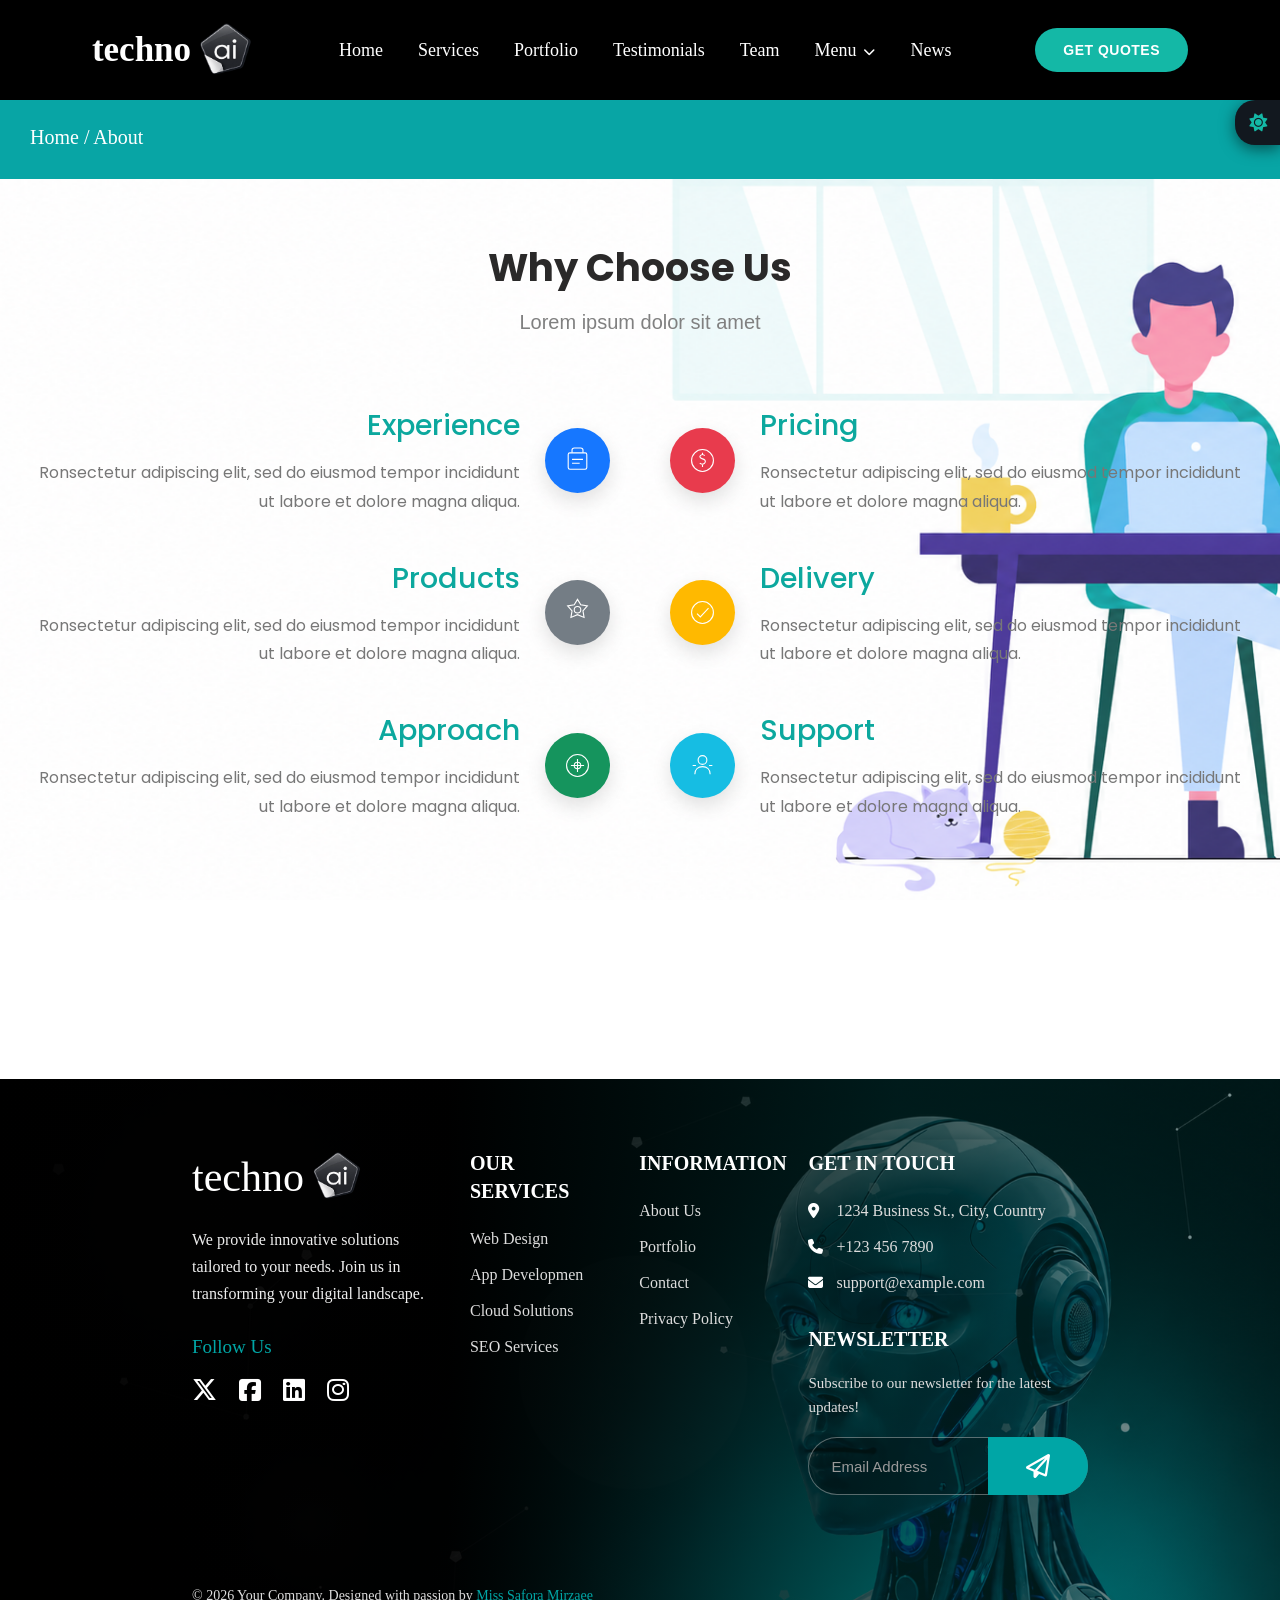
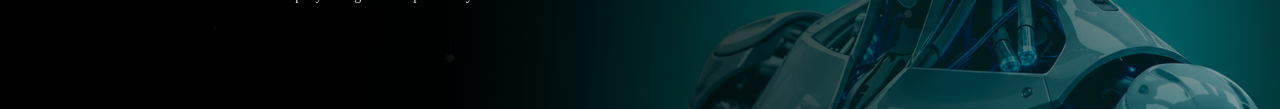
<file: about.html>
<!DOCTYPE html>
<html lang="en">

<head>
    <meta charset="UTF-8">
    <meta name="viewport" content="width=device-width, initial-scale=1.0">

    <title>About </title>
    <!-- Favicon Link -->
    <link rel="icon" href="images/ai-icon.png">

    <!-- CSS -->
    <link rel="stylesheet" href="CSS/about.css">



    <!-- Font Awesome -->
    <link rel="stylesheet"
        href="https://cdnjs.cloudflare.com/ajax/libs/font-awesome/6.5.2/css/all.min.css">

    <!-- Poppins Font -->
    <link href="https://fonts.googleapis.com/css2?family=Poppins:wght@400;500;600;700&display=swap"
        rel="stylesheet">
        
</head>

<body>

    <!--  Header Started in here -->

    <header id="header">
        <!-- Logo -->
        <div id="logo">
            <h1> techno <img src="images/ai-icon.png" alt="AI Icon"> </h1>
        </div>


        <!-- Navigation -->
        <nav id="nav-menu">

            <ul>
                <li> <a href="./index.html">Home</a> </li>
                <li> <a href="./services.html">Services</a> </li>
                <li> <a href="./portfolio.html">Portfolio</a> </li>
                <li> <a href="./testimonials.html">Testimonials</a> </li>
                <li> <a href="./team.html">Team</a> </li>

                <!-- Dropdown -->
                <li class="has-dropdown"> <a href="#">Menu</a>

                    <ul>
                        <li> <a href="about.html">About</a> </li>
                        <li> <a href="pricing.html">Pricing</a> </li>
                        <li> <a href="question.html">FAQs</a> </li>
                        <li> <a href="terms.html">Terms & Conditions</a> </li>
                        <li> <a href="privacy.html">Privacy Policy</a> </li>
                        <li> <a href="blog.html">Blogs</a> </li>
                        <li> <a href="page.html">Blog Detail Page</a> </li>
                    </ul>
                </li>
                <li> <a href="blog.html">News</a> </li>
            </ul>
        </nav>


        <!-- Burger Menu -->
        <button id="hamburger" aria-label="Toggle menu">
            <i class="fa-solid fa-bars"></i>
        </button>

        <button id="dark" onclick="darkThem()"> <i class="fa-solid fa-sun" id="theme-icon"></i> </button>

               <!-- Quote Button -->
        <button id="quote-btn"> <a href="get.html">GET QUOTES</a></button>

    </header>

    <!--  End of Header -->


    <!--  Main Start  -->

    <main>

        <!-- Page Header -->
        <div class="header-2">
            <a href="index.html"> Home </a> 
            <p> / About </p>
        </div>


 
<!-- About Section -->

<section id="about">

    <section class="shadow">

        <div class="discribtion">
            <h1>Why Choose Us</h1>
            <p>Lorem ipsum dolor sit amet</p>
        </div>

        <div class="general">

            <!-- LEFT PART -->
            <div class="first-part">

                <!-- Experience -->
                <div class="boxes">
                    <div class="text-part">
                        <h2>Experience</h2>
                        <p>
                            Ronsectetur adipiscing elit, sed do eiusmod tempor
                            incididunt ut labore et dolore magna aliqua.
                        </p>
                    </div>

                    <span class="icons experience-icon">
                        <svg viewBox="0 0 64 64" fill="none">
                            <rect x="15" y="18" width="34" height="30" rx="3"
                                stroke="currentColor" stroke-width="2"/>
                            <path d="M22 18V13C22 11 24 9 26 9H38C40 9 42 11 42 13V18"
                                stroke="currentColor" stroke-width="2"/>
                            <path d="M22 30H42M22 37H36"
                                stroke="currentColor" stroke-width="2"/>
                        </svg>
                    </span>
                </div>

                <!-- Products -->
                <div class="boxes">
                    <div class="text-part">
                        <h2>Products</h2>
                        <p>
                            Ronsectetur adipiscing elit, sed do eiusmod tempor
                            incididunt ut labore et dolore magna aliqua.
                        </p>
                    </div>

                    <span class="icons products-icon">
                        <svg viewBox="0 0 64 64" fill="none">
                            <path d="M32 8L38 18L50 20L42 29L44 41L32 36L20 41L22 29L14 20L26 18L32 8Z"
                                stroke="currentColor" stroke-width="2"/>
                            <circle cx="32" cy="27" r="6"
                                stroke="currentColor" stroke-width="2"/>
                        </svg>
                    </span>
                </div>

                <!-- Approach -->
                <div class="boxes">
                    <div class="text-part">
                        <h2>Approach</h2>
                        <p>
                            Ronsectetur adipiscing elit, sed do eiusmod tempor
                            incididunt ut labore et dolore magna aliqua.
                        </p>
                    </div>

                    <span class="icons approach-icon">
                        <svg viewBox="0 0 64 64" fill="none">
                            <circle cx="32" cy="32" r="20"
                                stroke="currentColor" stroke-width="2"/>
                            <path d="M32 20V44M20 32H44"
                                stroke="currentColor" stroke-width="2"/>
                            <circle cx="32" cy="32" r="6"
                                stroke="currentColor" stroke-width="2"/>
                        </svg>
                    </span>
                </div>

            </div>


            <!-- RIGHT PART -->
            <div class="second-part">

                <!-- Pricing -->
                <div class="boxes">
                    <span class="icons pricing-icon">
                        <svg viewBox="0 0 64 64" fill="none">
                            <circle cx="32" cy="32" r="20"
                                stroke="currentColor" stroke-width="2"/>
                            <path d="M36 23C34 21 30 21 28 23C26 25 28 28 32 29C36 30 38 32 37 35C36 39 30 40 27 37"
                                stroke="currentColor" stroke-width="2"/>
                            <path d="M32 18V22M32 40V44"
                                stroke="currentColor" stroke-width="2"/>
                        </svg>
                    </span>

                    <div class="text-part">
                        <h2>Pricing</h2>
                        <p>
                            Ronsectetur adipiscing elit, sed do eiusmod tempor
                            incididunt ut labore et dolore magna aliqua.
                        </p>
                    </div>
                </div>

                <!-- Delivery -->
                <div class="boxes">
                    <span class="icons delivery-icon">
                        <svg viewBox="0 0 64 64" fill="none">
                            <circle cx="32" cy="32" r="20"
                                stroke="currentColor" stroke-width="2"/>
                            <path d="M22 34L28 40L43 24"
                                stroke="currentColor" stroke-width="2"/>
                        </svg>
                    </span>

                    <div class="text-part">
                        <h2>Delivery</h2>
                        <p>
                            Ronsectetur adipiscing elit, sed do eiusmod tempor
                            incididunt ut labore et dolore magna aliqua.
                        </p>
                    </div>
                </div>

                <!-- Support -->
                <div class="boxes">
                    <span class="icons support-icon">
                        <svg viewBox="0 0 64 64" fill="none">
                            <circle cx="32" cy="22" r="8"
                                stroke="currentColor" stroke-width="2"/>
                            <path d="M18 48C18 39 24 34 32 34C40 34 46 39 46 48"
                                stroke="currentColor" stroke-width="2"/>
                            <path d="M14 32H20M44 32H50"
                                stroke="currentColor" stroke-width="2"/>
                        </svg>
                    </span>

                    <div class="text-part">
                        <h2>Support</h2>
                        <p>
                            Ronsectetur adipiscing elit, sed do eiusmod tempor
                            incididunt ut labore et dolore magna aliqua.
                        </p>
                    </div>
                </div>

            </div>

        </div>

    </section>

</section>

<!-- End of About  Section -->


        <!--  Footer Section Started  -->

        <footer id="footer">
            <div class="footer-container">
                <div class="footer-logo">

                    <h1> techno <img src="images/ai-icon.png"  alt="AI Icon"> </h1>
                    <p> We provide innovative solutions tailored to your needs. Join us in transforming your digital landscape. </p>


                    <!-- Social Media -->

                    <div class="social-media-footer">

                        <h3> Follow Us </h3>

                        <div class="social-icons">
                            <i class="fa-brands fa-x-twitter"></i>
                            <i class="fa-brands fa-square-facebook"></i>
                            <i class="fa-brands fa-linkedin"></i>
                            <i class="fa-brands fa-instagram"></i>
                        </div>
                    </div>
                </div>


                <!-- Services -->

                <div class="footer-box">
                    <h2> Our Services </h2>

                    <ul>
                        <li> Web Design </li>
                        <li> App Developmen </li>
                        <li> Cloud Solutions </li>
                        <li> SEO Services </li>
                    </ul>
                </div>


                <!-- Information -->

                <div class="footer-box">

                    <h2> Information </h2>

                    <ul>
                        <li> About Us </li>
                        <li> Portfolio </li>
                        <li> Contact </li>
                        <li> Privacy Policy </li>

                    </ul>

                </div>


                <!-- Get In Touch -->

                <div class="footer-box contact-box">

                    <h2> Get In Touch </h2>
                    <ul class="contact-list">
                        <li>
                            <i class="fa-solid fa-location-dot"></i>
                            <span> 1234 Business St., City, Country </span>
                        </li>


                        <li>
                            <i class="fa-solid fa-phone"></i>
                            <span> +123 456 7890 </span>
                        </li>
                        <li> <i class="fa-solid fa-envelope"></i> <span> support@example.com </span> </li>
                    </ul>


                    <!-- Newsletter -->

                    <div class="newsletter">

                        <h2> Newsletter </h2>
                        <p> Subscribe to our newsletter for the latest updates! </p>

                        <div class="newsletter-form">

                            <input type="email" placeholder="Email Address">
                            <button type="submit"><i class="fa-regular fa-paper-plane"></i> </button>

                    </div>

                </div>

            </div>
            
    </div>


            <!-- Copyright -->

            <div class="copy">

                <p>  © 2026 Your Company. Designed with passion by
                    <span>  Miss Safora Mirzaee </span>
                </p>

            </div>

        </footer>

    </main>

    <!-- Scripts  -->
    <script src="JS/about.js"></script>

</body>

</html>
</file>
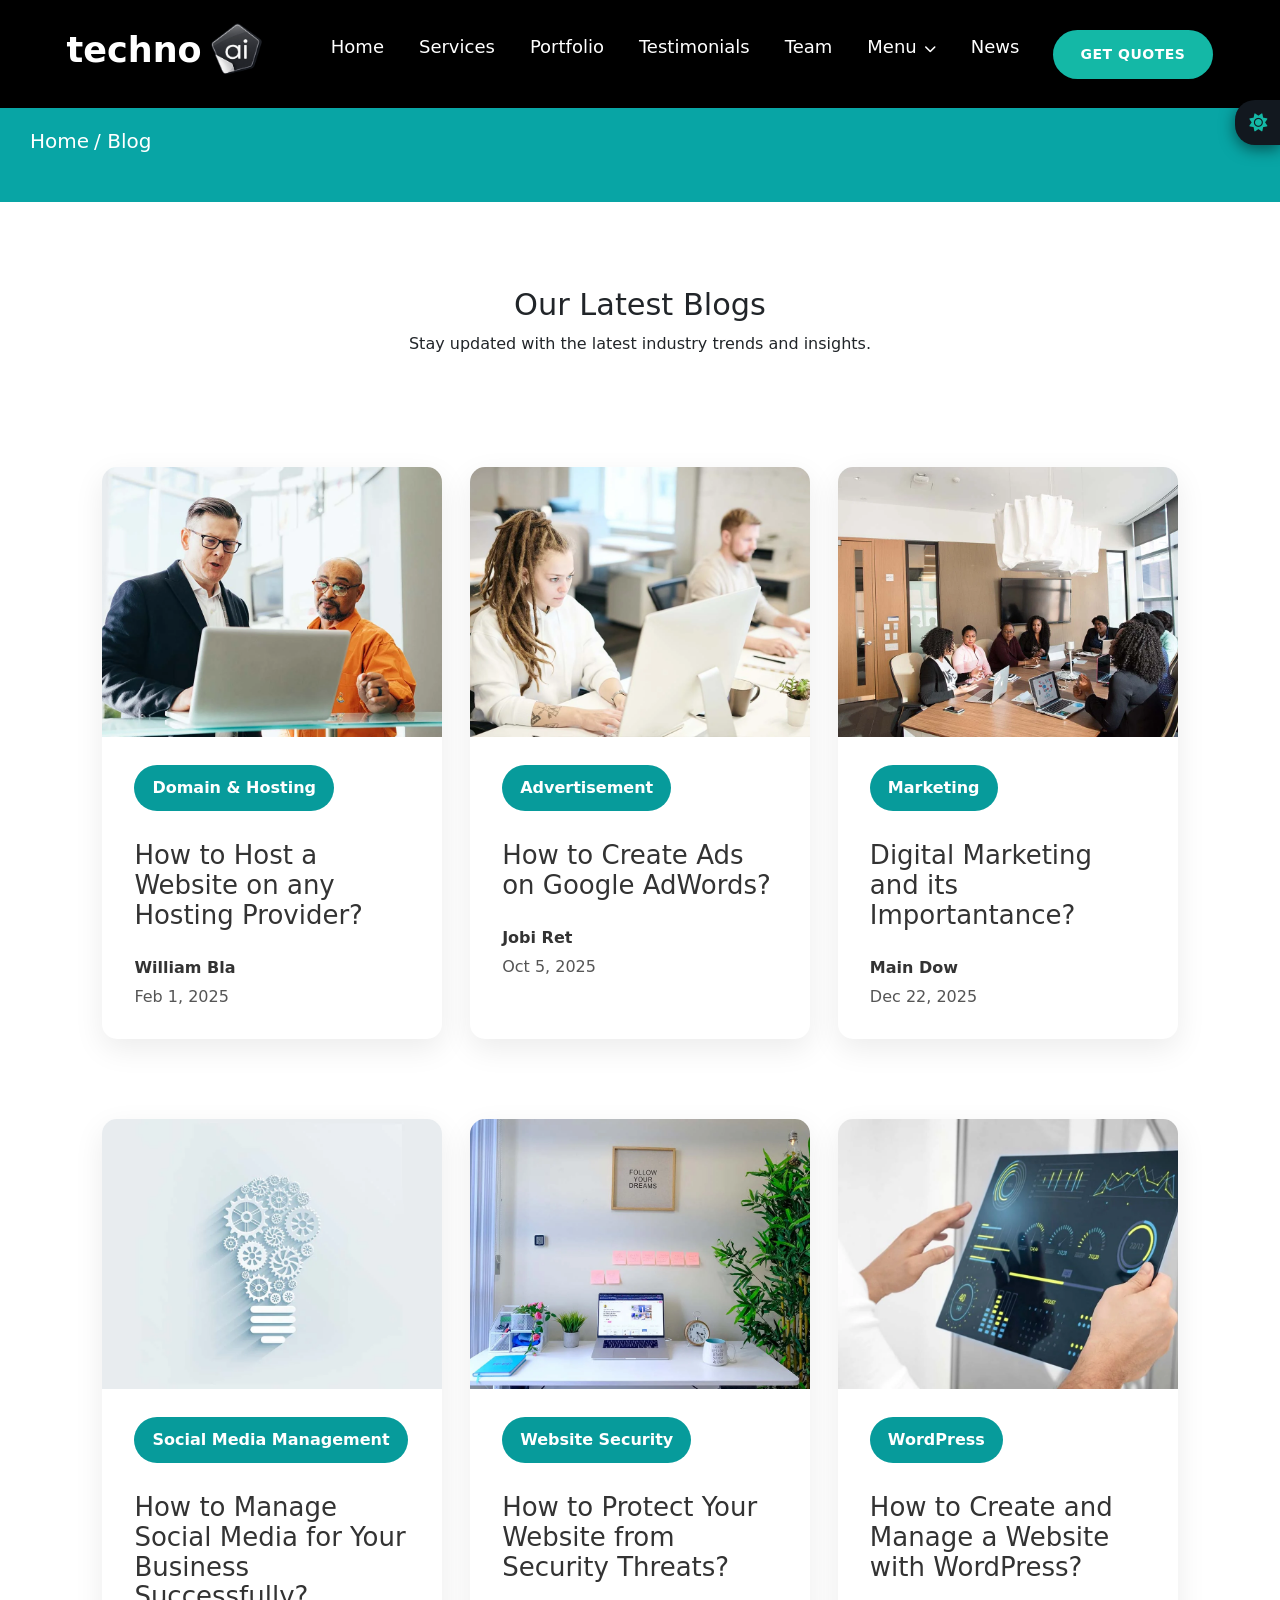
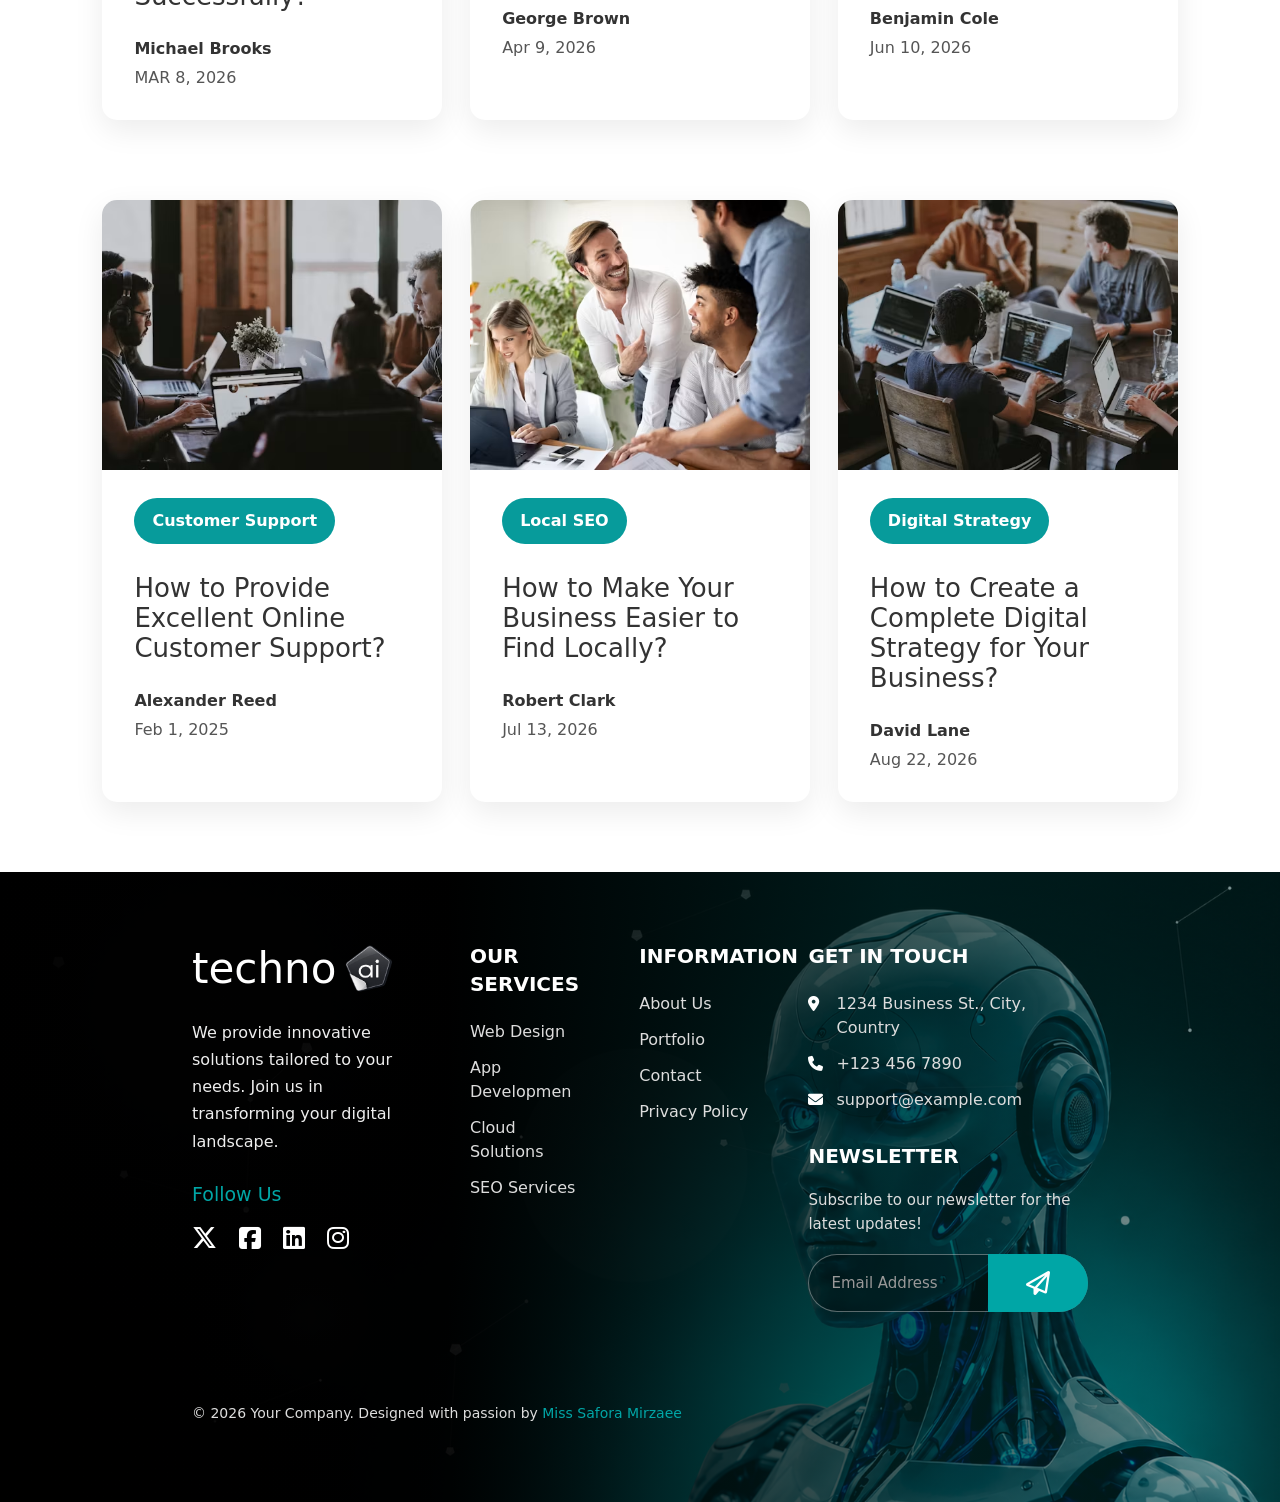
<file: blog.html>
<!DOCTYPE html>
<html lang="en">

<head>
    <meta charset="UTF-8">
    <meta name="viewport" content="width=device-width, initial-scale=1.0">

    <title>Blog</title>
            <!-- Favicon Link -->
    <link rel="icon" href="images/ai-icon.png">

    <!-- CSS -->
    <link rel="stylesheet" href="CSS/blog.css">
    



    <!-- Font Awesome -->
    <link rel="stylesheet"
        href="https://cdnjs.cloudflare.com/ajax/libs/font-awesome/6.5.2/css/all.min.css">

    <!-- Poppins Font -->
    <link href="https://fonts.googleapis.com/css2?family=Poppins:wght@400;500;600;700&display=swap"
        rel="stylesheet">

    <!-- Bootstrap CSS -->
    <link rel="stylesheet"
        href="https://cdn.jsdelivr.net/npm/bootstrap@5.3.8/dist/css/bootstrap.min.css">

</head>

<body>

    <!--  Header Started in here -->

    <header id="header">
        <!-- Logo -->
        <div id="logo">
            <h1> techno <img src="images/ai-icon.png" alt="AI Icon"> </h1>
        </div>


        <!-- Navigation -->
        <nav id="nav-menu">

            <ul>
                <li> <a href="./index.html">Home</a> </li>
                <li> <a href="./services.html">Services</a> </li>
                <li> <a href="./portfolio.html">Portfolio</a> </li>
                <li> <a href="./testimonials.html">Testimonials</a> </li>
                <li> <a href="./team.html">Team</a> </li>

                <!-- Dropdown -->
                <li class="has-dropdown"> <a href="#">Menu</a>

                    <ul>
                        <li> <a href="about.html">About</a> </li>
                        <li> <a href="pricing.html">Pricing</a> </li>
                        <li> <a href="question.html">FAQs</a> </li>
                        <li> <a href="terms.html">Terms & Conditions</a> </li>
                        <li> <a href="privacy.html">Privacy Policy</a> </li>
                        <li> <a href="blog.html">Blogs</a> </li>
                        <li> <a href="page.html">Blog Detail Page</a> </li>
                    </ul>
                </li>
                <li> <a href="blog.html">News</a> </li>
            </ul>
        </nav>


        <!-- Burger Menu -->
        <button id="hamburger" aria-label="Toggle menu">
            <i class="fa-solid fa-bars"></i>
        </button>

        <!-- Dark / Light Mode -->
        <button id="dark" onclick="darkThem()"> <i class="fa-solid fa-sun" id="them-icon"></i> </button>

        <!-- Quote Button -->
        <button id="quote-btn"> <a href="get.html">GET QUOTES</a></button>

    </header>

    <!--  End of Header -->


    <!--  Main Start  -->

    <main>

        <!-- Page Header -->
        <div class="header-2">
            <a href="index.html"> Home </a> 
            <p> / Blog </p>
        </div>


 
<!-- Blog section started in here -->

<section id="blog">

    <div class="discribtion">
        <h1>Our Latest Blogs</h1>
        <p>Stay updated with the latest industry trends and insights.</p>
    </div>

    <div class="blog-continer">

        <!-- First Blog Box -->
        <div class="blog-box">
            <img src="/images/blog-1.webp" alt="First Blog">
            <span class="color-blog">Domain & Hosting</span>
            <h1>How to Host a Website on any Hosting Provider?</h1>
            <p>William Bla</p>
            <span class="blog-date">Feb 1, 2025</span>
        </div>


        <!-- Second Blog Box -->
        <div class="blog-box">
            <img src="/images/blog-2.webp" alt="Second Blog">
            <span class="color-blog">Advertisement</span>
            <h1>How to Create Ads on Google AdWords?</h1>
            <p>Jobi Ret</p>
            <span class="blog-date">Oct 5, 2025</span>
        </div>


        <!-- Third Blog Box -->
        <div class="blog-box">
            <img src="/images/blog-3.webp" alt="Third Blog">
            <span class="color-blog">Marketing</span>
            <h1>Digital Marketing and its Importantance?</h1>
            <p>Main Dow</p>
            <span class="blog-date">Dec 22, 2025</span>
        </div>
    </div>

    
    <div class="blog-continer">

        <!-- Fourth Blog Box -->
        <div class="blog-box">
            <img src="/images/blog-4.webp" alt="First Blog">
            <span class="color-blog">Social Media Management</span>
            <h1>How to Manage Social Media for Your Business Successfully?</h1>
            <p>Michael Brooks</p>
            <span class="blog-date">MAR 8, 2026</span>
        </div>


        <!-- Fifth Blog Box -->
        <div class="blog-box">
            <img src="/images/blog-5.webp" alt="Second Blog">
            <span class="color-blog">Website Security</span>
            <h1>How to Protect Your Website from Security Threats?</h1>
            <p>George Brown</p>
            <span class="blog-date">Apr 9, 2026</span>
        </div>


        <!-- Sixth Blog Box -->
        <div class="blog-box">
            <img src="/images/blog-6.webp" alt="Third Blog">
            <span class="color-blog">WordPress</span>
            <h1>How to Create and Manage a Website with WordPress?</h1>
            <p>Benjamin Cole</p>
            <span class="blog-date">Jun 10, 2026</span>
        </div>
    </div>

    
    <div class="blog-continer">

        <!-- Seventh Blog Box -->
        <div class="blog-box">
            <img src="/images/blog-7.png" alt="First Blog">
            <span class="color-blog">Customer Support</span>
            <h1>How to Provide Excellent Online Customer Support?</h1>
            <p>Alexander Reed</p>
            <span class="blog-date">Feb 1, 2025</span>
        </div>


        <!-- Eigh Blog Box -->
        <div class="blog-box">
            <img src="/images/blog-8.png" alt="Second Blog">
            <span class="color-blog">Local SEO</span>
            <h1>How to Make Your Business Easier to Find Locally?</h1>
            <p>Robert Clark</p>
            <span class="blog-date">Jul 13, 2026</span>
        </div>


        <!-- Ninth Blog Box -->
        <div class="blog-box">
            <img src="/images/blog-9.png" alt="Third Blog">
            <span class="color-blog">Digital Strategy</span>
            <h1>How to Create a Complete Digital Strategy for Your Business?</h1>
            <p>David Lane</p>
            <span class="blog-date">Aug 22, 2026</span>
        </div>
    </div>

</section>
<!-- End of blog section..... -->


    </main>


        <!--  Footer Section Started  -->

        <footer id="footer">
            <div class="footer-container">
                <div class="footer-logo">

                    <h1> techno <img src="images/ai-icon.png"  alt="AI Icon"> </h1>
                    <p> We provide innovative solutions tailored to your needs. Join us in transforming your digital landscape. </p>


                    <!-- Social Media -->

                    <div class="social-media-footer">

                        <h3> Follow Us </h3>

                        <div class="social-icons">
                            <i class="fa-brands fa-x-twitter"></i>
                            <i class="fa-brands fa-square-facebook"></i>
                            <i class="fa-brands fa-linkedin"></i>
                            <i class="fa-brands fa-instagram"></i>
                        </div>
                    </div>
                </div>


                <!-- Services -->

                <div class="footer-box">
                    <h2> Our Services </h2>

                    <ul>
                        <li> Web Design </li>
                        <li> App Developmen </li>
                        <li> Cloud Solutions </li>
                        <li> SEO Services </li>
                    </ul>
                </div>


                <!-- Information -->

                <div class="footer-box">

                    <h2> Information </h2>

                    <ul>
                        <li> About Us </li>
                        <li> Portfolio </li>
                        <li> Contact </li>
                        <li> Privacy Policy </li>

                    </ul>

                </div>


                <!-- Get In Touch -->

                <div class="footer-box contact-box">

                    <h2> Get In Touch </h2>
                    <ul class="contact-list">
                        <li>
                            <i class="fa-solid fa-location-dot"></i>
                            <span> 1234 Business St., City, Country </span>
                        </li>


                        <li>
                            <i class="fa-solid fa-phone"></i>
                            <span> +123 456 7890 </span>
                        </li>
                        <li> <i class="fa-solid fa-envelope"></i> <span> support@example.com </span> </li>
                    </ul>


                    <!-- Newsletter -->

                    <div class="newsletter">

                        <h2> Newsletter </h2>
                        <p> Subscribe to our newsletter for the latest updates! </p>

                        <div class="newsletter-form">

                            <input type="email" placeholder="Email Address">
                            <button type="submit"><i class="fa-regular fa-paper-plane"></i> </button>
                    </div>
                          </div>
                              </div>
                                    </div>


            <!-- Copyright -->

            <div class="copy">

                <p>  © 2026 Your Company. Designed with passion by
                    <span>  Miss Safora Mirzaee </span>
                </p>

            </div>

        </footer>


    <!-- Scripts  -->
    <script src="JS/blog.js"></script>

</body>

</html>
</file>
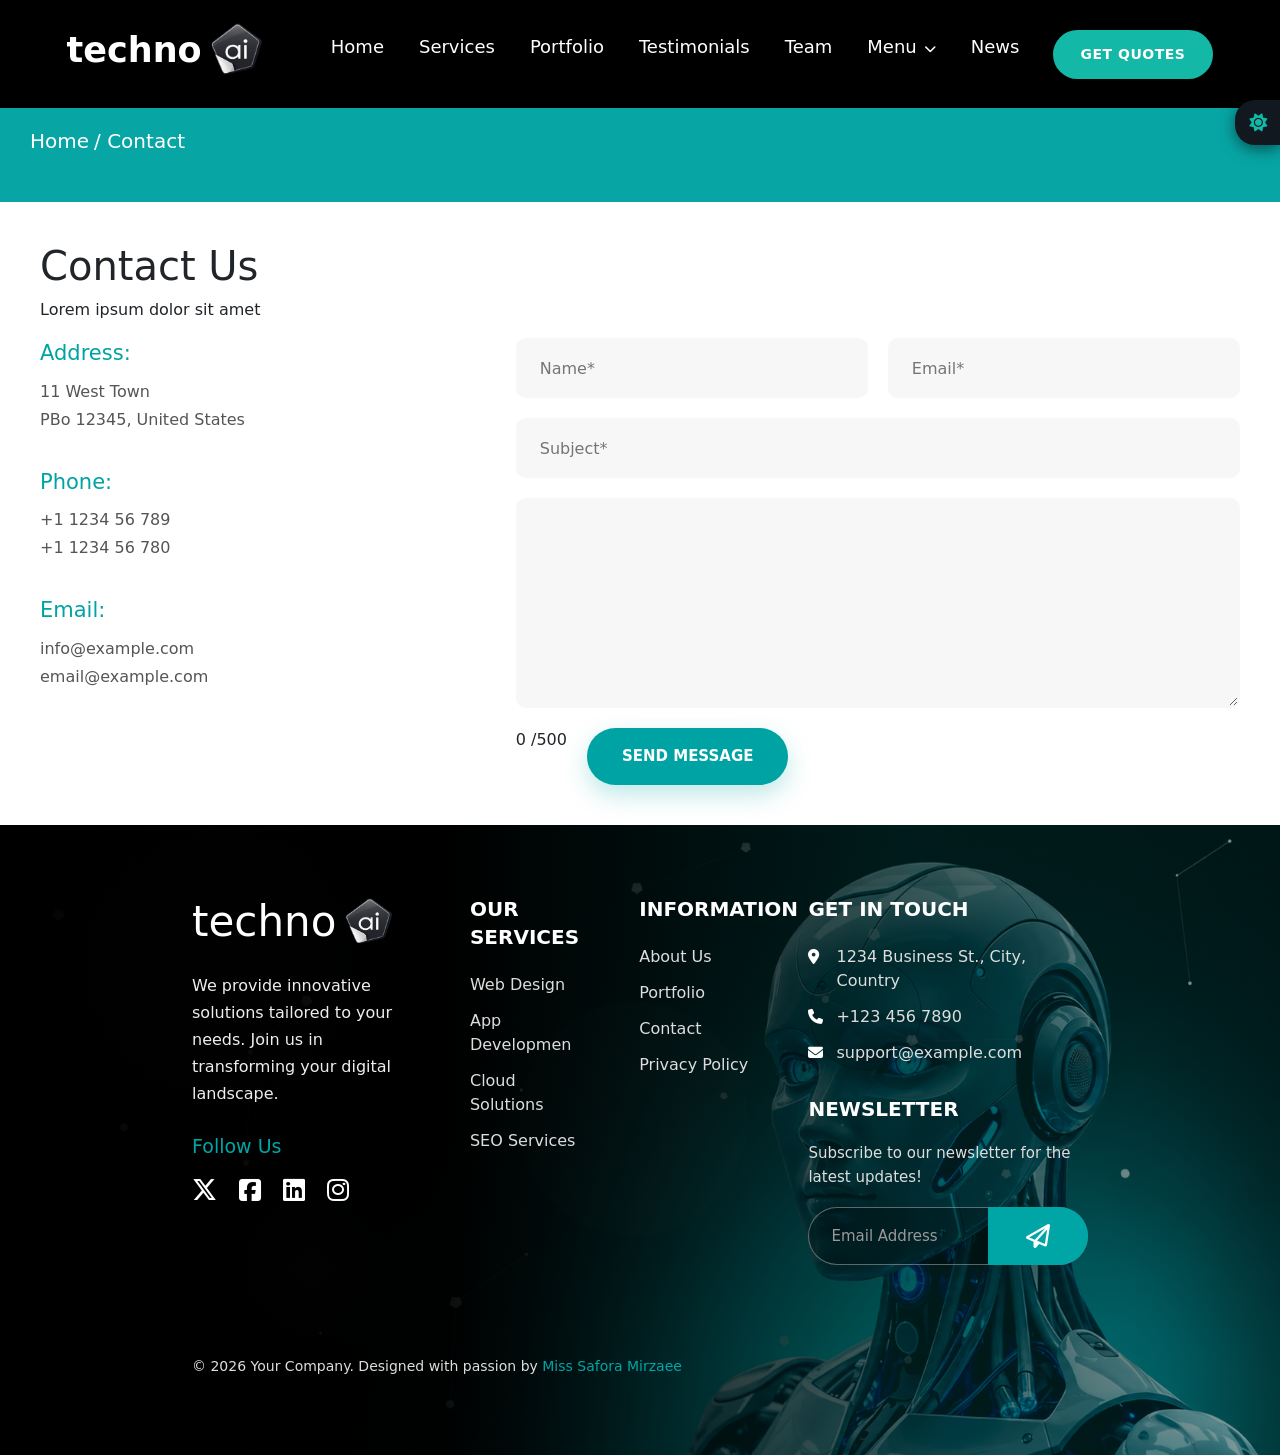
<file: get.html>
<!DOCTYPE html>
<html lang="en">

<head>
    <meta charset="UTF-8">
    <meta name="viewport" content="width=device-width, initial-scale=1.0">

    <title>Contact</title>
    <!-- Favicon Link -->
    <link rel="icon" href="images/ai-icon.png">

    <!-- CSS -->
    <link rel="stylesheet" href="CSS/get.css">
    



    <!-- Font Awesome -->
    <link rel="stylesheet"
        href="https://cdnjs.cloudflare.com/ajax/libs/font-awesome/6.5.2/css/all.min.css">

    <!-- Poppins Font -->
    <link href="https://fonts.googleapis.com/css2?family=Poppins:wght@400;500;600;700&display=swap"
        rel="stylesheet">

    <!-- Bootstrap CSS -->
    <link rel="stylesheet"
        href="https://cdn.jsdelivr.net/npm/bootstrap@5.3.8/dist/css/bootstrap.min.css">

</head>

<body>

    <!--  Header Started in here -->

    <header id="header">
        <!-- Logo -->
        <div id="logo">
            <h1> techno <img src="images/ai-icon.png" alt="AI Icon"> </h1>
        </div>


        <!-- Navigation -->
        <nav id="nav-menu">

            <ul>
                <li> <a href="./index.html">Home</a> </li>
                <li> <a href="./services.html">Services</a> </li>
                <li> <a href="./portfolio.html">Portfolio</a> </li>
                <li> <a href="./testimonials.html">Testimonials</a> </li>
                <li> <a href="./team.html">Team</a> </li>

                <!-- Dropdown -->
                <li class="has-dropdown"> <a href="#">Menu</a>

                    <ul>
                        <li> <a href="about.html">About</a> </li>
                        <li> <a href="pricing.html">Pricing</a> </li>
                        <li> <a href="question.html">FAQs</a> </li>
                        <li> <a href="terms.html">Terms & Conditions</a> </li>
                        <li> <a href="privacy.html">Privacy Policy</a> </li>
                        <li> <a href="blog.html">Blogs</a> </li>
                        <li> <a href="page.html">Blog Detail Page</a> </li>
                    </ul>
                </li>
                <li> <a href="blog.html">News</a> </li>
            </ul>
        </nav>


        <!-- Burger Menu -->
        <button id="hamburger" aria-label="Toggle menu">
            <i class="fa-solid fa-bars"></i>
        </button>

        <!-- Dark / Light Mode -->
        <button id="dark" onclick="darkThem()"> <i class="fa-solid fa-sun" id="them-icon"></i> </button>

        <!-- Quote Button -->
        <button id="quote-btn"> <a href="get.html">GET QUOTES</a></button>

    </header>

    <!--  End of Header -->


    <!--  Main Start  -->

    <main>

        <!-- Page Header -->
        <div class="header-2">
            <a href="index.html"> Home </a> 
            <p> / Contact </p>
        </div>


 <!-- Contact Section  -->
<section id="contact">

    <div class="discribtion">
        <h1>Contact Us</h1>
        <p>Lorem ipsum dolor sit amet</p>
    </div>

    <div class="contact-content">
        <div class="contact-info">

            <div class="address">
                <span class="contact-color">Address:</span>
                <p>11 West Town</p>
                <p>PBo 12345, United States</p>
            </div>

            <div class="address">
                <span class="contact-color">Phone:</span>
                <p>+1 1234 56 789</p>
                <p>+1 1234 56 780</p>
            </div>

            <div class="address">
                <span class="contact-color">Email:</span>
                <p>info@example.com</p>
                <p>email@example.com</p>
            </div>

        </div>


        <form id="contactForm">
        <input type="text" placeholder="Name*" id="name">
        <input type="email" placeholder="Email*" id="email">
        <input type="text" placeholder="Subject*" id="subject">
        <textarea
        placeholder="Write Your Message*" id="message"> </textarea>
        <p id="counter"> 0 /500 </p>

        <button type="submit" class="contect-button">
        SEND MESSAGE
        </button>

        <p id="formMessage"></p>

        </form>

    </div>
</section>
<!-- End Of contact section -->

    </main>


        <!--  Footer Section Started  -->

        <footer id="footer">
            <div class="footer-container">
                <div class="footer-logo">

                    <h1> techno <img src="images/ai-icon.png"  alt="AI Icon"> </h1>
                    <p> We provide innovative solutions tailored to your needs. Join us in transforming your digital landscape. </p>


                    <!-- Social Media -->

                    <div class="social-media-footer">

                        <h3> Follow Us </h3>

                        <div class="social-icons">
                            <i class="fa-brands fa-x-twitter"></i>
                            <i class="fa-brands fa-square-facebook"></i>
                            <i class="fa-brands fa-linkedin"></i>
                            <i class="fa-brands fa-instagram"></i>
                        </div>
                    </div>
                </div>


                <!-- Services -->

                <div class="footer-box">
                    <h2> Our Services </h2>

                    <ul>
                        <li> Web Design </li>
                        <li> App Developmen </li>
                        <li> Cloud Solutions </li>
                        <li> SEO Services </li>
                    </ul>
                </div>


                <!-- Information -->

                <div class="footer-box">

                    <h2> Information </h2>

                    <ul>
                        <li> About Us </li>
                        <li> Portfolio </li>
                        <li> Contact </li>
                        <li> Privacy Policy </li>

                    </ul>

                </div>


                <!-- Get In Touch -->

                <div class="footer-box contact-box">

                    <h2> Get In Touch </h2>
                    <ul class="contact-list">
                        <li>
                            <i class="fa-solid fa-location-dot"></i>
                            <span> 1234 Business St., City, Country </span>
                        </li>


                        <li>
                            <i class="fa-solid fa-phone"></i>
                            <span> +123 456 7890 </span>
                        </li>
                        <li> <i class="fa-solid fa-envelope"></i> <span> support@example.com </span> </li>
                    </ul>


                    <!-- Newsletter -->

                    <div class="newsletter">

                        <h2> Newsletter </h2>
                        <p> Subscribe to our newsletter for the latest updates! </p>

                        <div class="newsletter-form">

                            <input type="email" placeholder="Email Address">
                            <button type="submit"><i class="fa-regular fa-paper-plane"></i> </button>
                    </div>
                          </div>
                              </div>
                                    </div>


            <!-- Copyright -->

            <div class="copy">

                <p>  © 2026 Your Company. Designed with passion by
                    <span>  Miss Safora Mirzaee </span>
                </p>

            </div>

        </footer>


    <!-- Scripts  -->
    <script src="JS/get.js"></script>

</body>

</html>
</file>
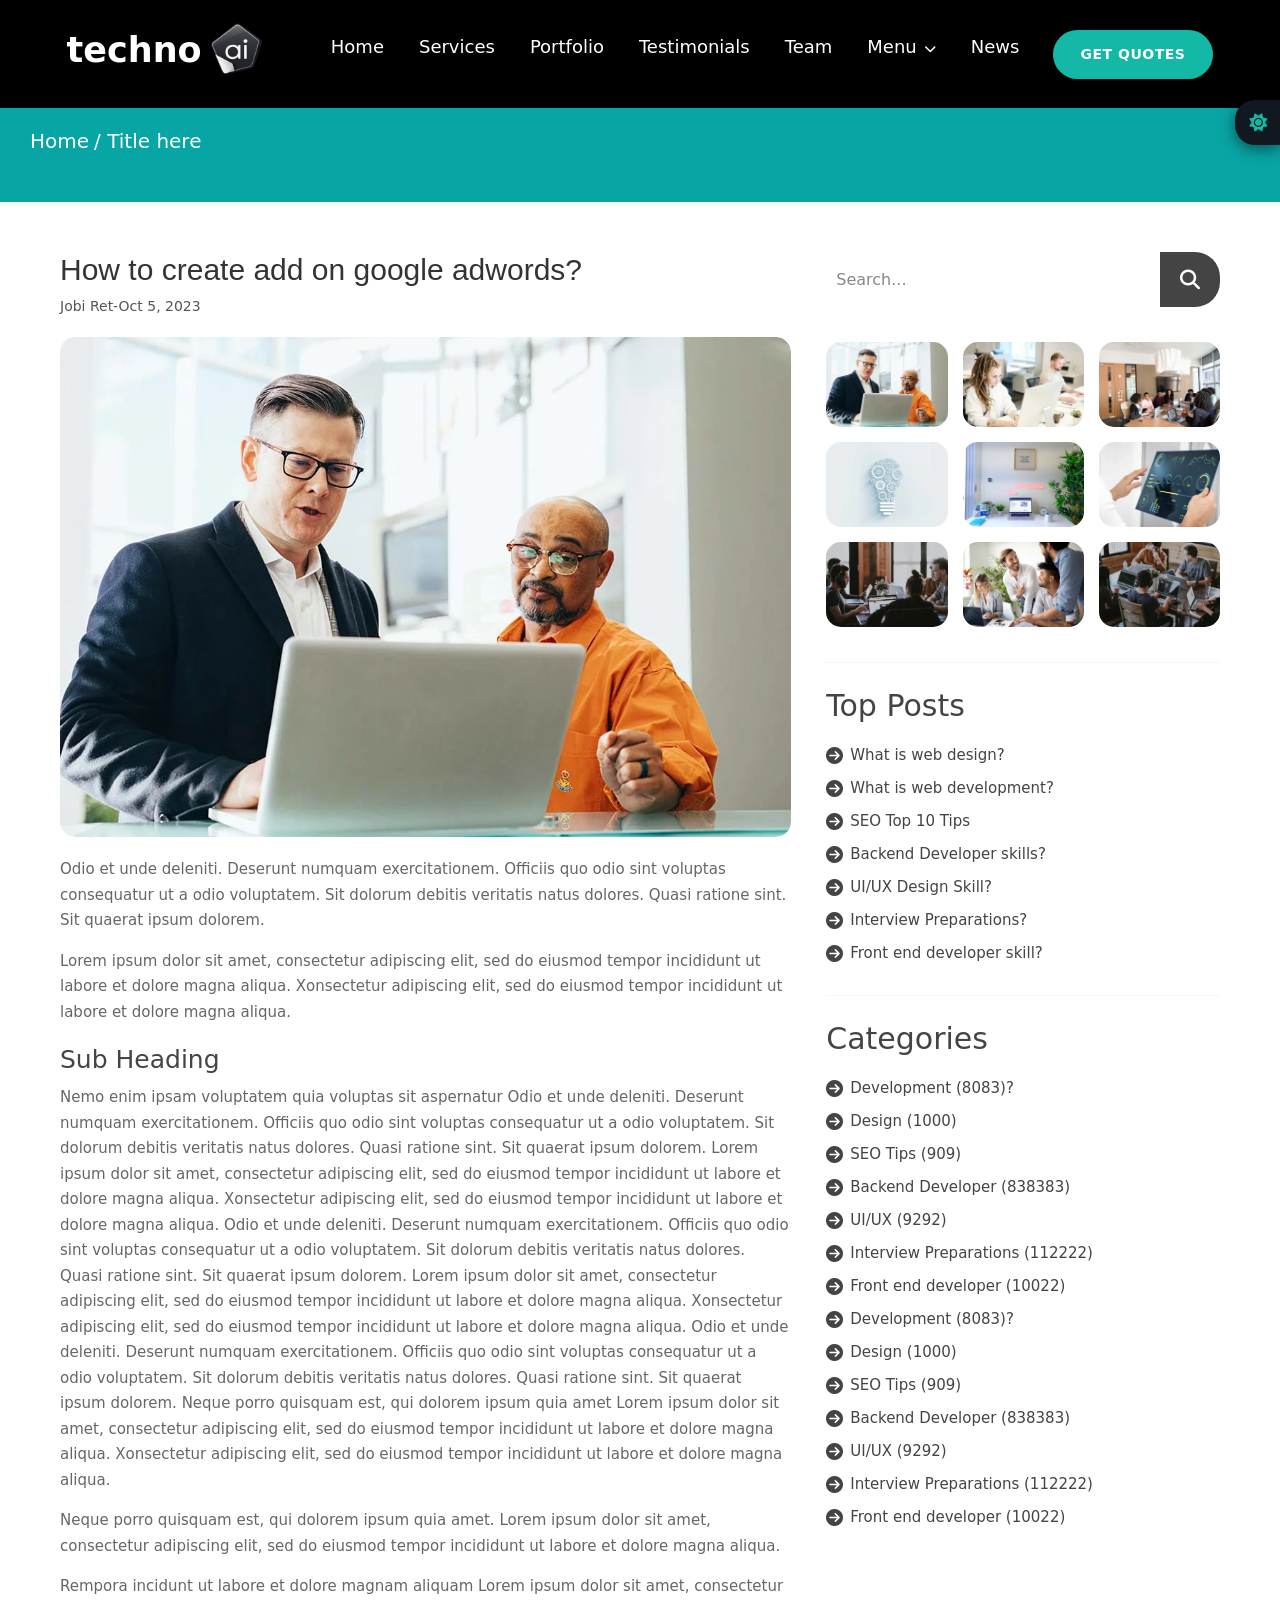
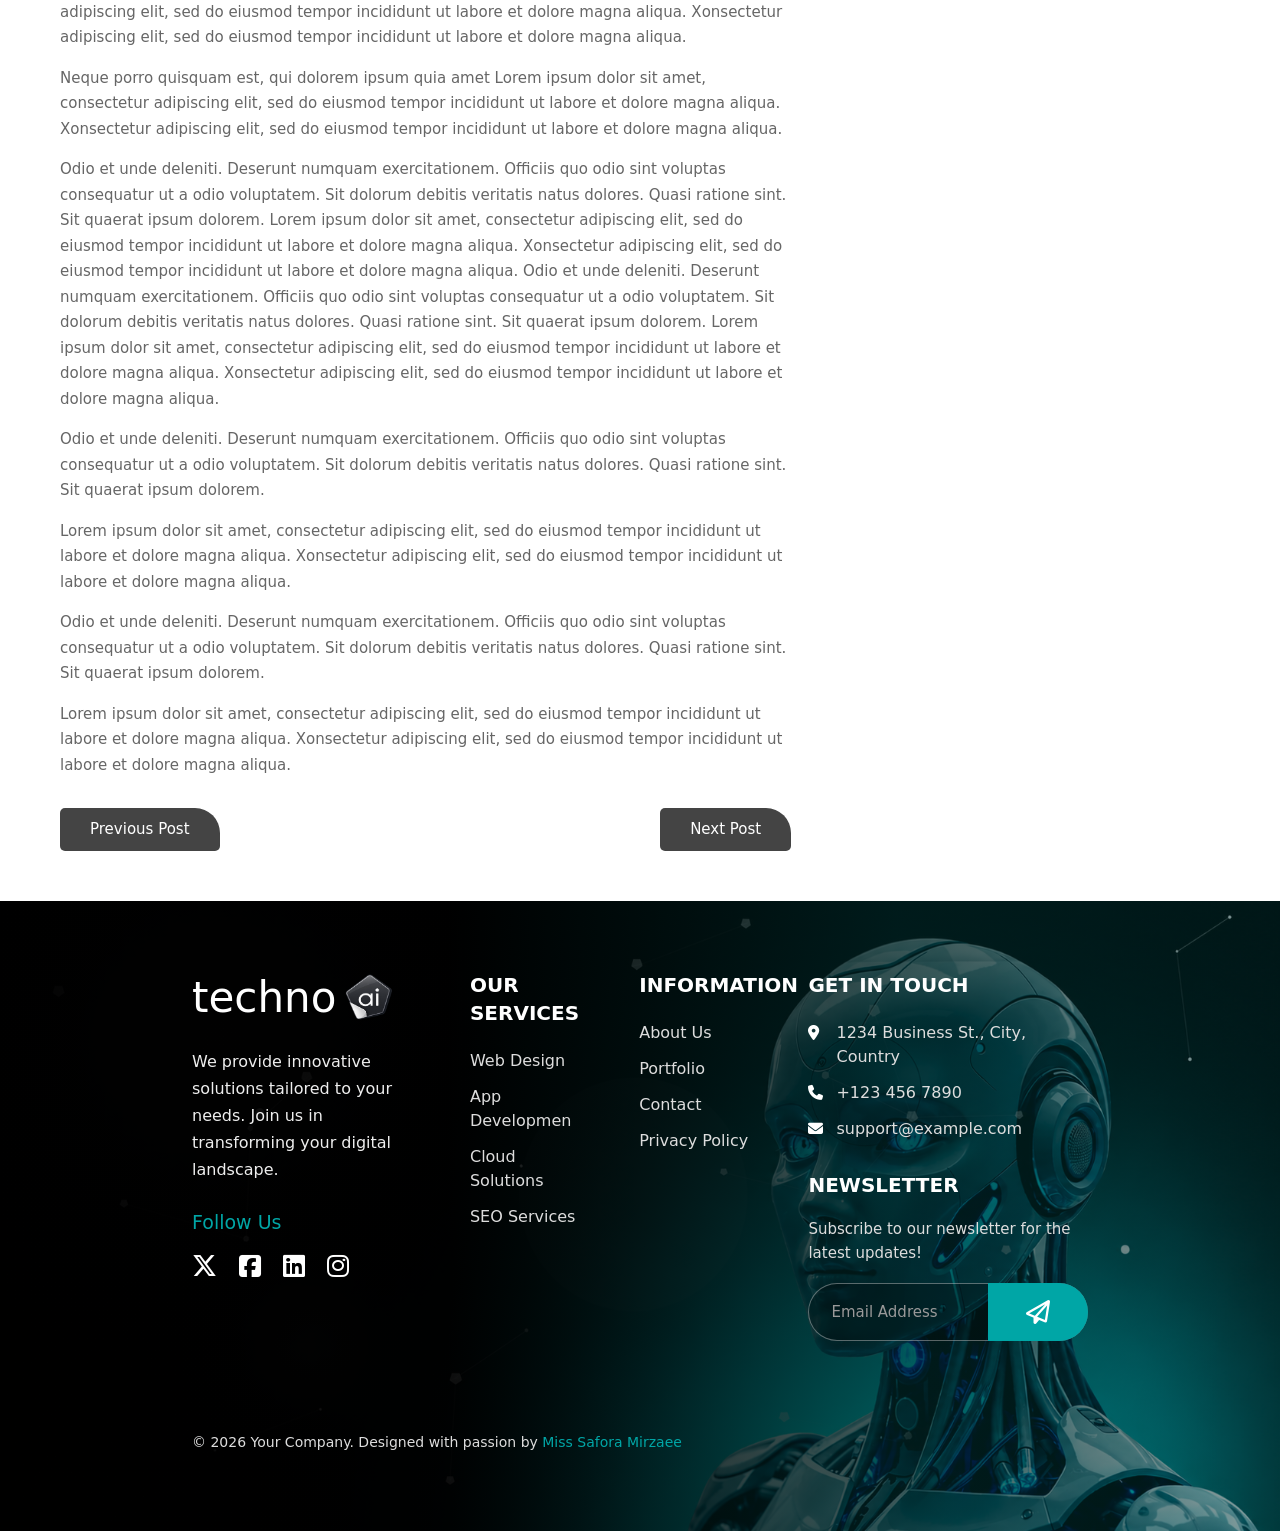
<file: page.html>
<!DOCTYPE html>
<html lang="en">

<head>
    <meta charset="UTF-8">
    <meta name="viewport" content="width=device-width, initial-scale=1.0">

    <title>Blog Detail Page</title>
    <!-- Favicon Link -->
    <link rel="icon" href="images/ai-icon.png">

    <!-- CSS -->
    <link rel="stylesheet" href="CSS/page.css">
    



    <!-- Font Awesome -->
    <link rel="stylesheet"
        href="https://cdnjs.cloudflare.com/ajax/libs/font-awesome/6.5.2/css/all.min.css">

    <!-- Poppins Font -->
    <link href="https://fonts.googleapis.com/css2?family=Poppins:wght@400;500;600;700&display=swap"
        rel="stylesheet">

    <!-- Bootstrap CSS -->
    <link rel="stylesheet"
        href="https://cdn.jsdelivr.net/npm/bootstrap@5.3.8/dist/css/bootstrap.min.css">

</head>

<body>

    <!--  Header Started in here -->

    <header id="header">
        <!-- Logo -->
        <div id="logo">
            <h1> techno <img src="images/ai-icon.png" alt="AI Icon"> </h1>
        </div>


        <!-- Navigation -->
        <nav id="nav-menu">

            <ul>
                <li> <a href="./index.html">Home</a> </li>
                <li> <a href="./services.html">Services</a> </li>
                <li> <a href="./portfolio.html">Portfolio</a> </li>
                <li> <a href="./testimonials.html">Testimonials</a> </li>
                <li> <a href="./team.html">Team</a> </li>

                <!-- Dropdown -->
                <li class="has-dropdown"> <a href="#">Menu</a>

                    <ul>
                        <li> <a href="about.html">About</a> </li>
                        <li> <a href="pricing.html">Pricing</a> </li>
                        <li> <a href="question.html">FAQs</a> </li>
                        <li> <a href="terms.html">Terms & Conditions</a> </li>
                        <li> <a href="privacy.html">Privacy Policy</a> </li>
                        <li> <a href="blog.html">Blogs</a> </li>
                        <li> <a href="page.html">Blog Detail Page</a> </li>
                    </ul>
                </li>
                <li> <a href="blog.html">News</a> </li>
            </ul>
        </nav>


        <!-- Burger Menu -->
        <button id="hamburger" aria-label="Toggle menu">
            <i class="fa-solid fa-bars"></i>
        </button>

        <!-- Dark / Light Mode -->
        <button id="dark" onclick="darkThem()"> <i class="fa-solid fa-sun" id="them-icon"></i> </button>

        <!-- Quote Button -->
        <button id="quote-btn"> <a href="get.html">GET QUOTES</a></button>

    </header>

    <!--  End of Header -->


    <!--  Main Start  -->

    <main>

        <!-- Page Header -->
        <div class="header-2">
            <a href="index.html"> Home </a> 
            <p> / Title here </p>
        </div>


 
<!-- Blog Detail Page section started in here -->

<section id="blog">
    <!-- First Sid -->
    <div class="first-side">

        <h3>How to create add on google adwords?</h3>

        <span class="blog-date"> Jobi Ret-Oct 5, 2023 </span>

        <div class="google">
            <img src="images/blog-1.webp" alt="Google Project">
        </div>

        <p> Odio et unde deleniti. Deserunt numquam exercitationem. Officiis quo odio sint voluptas consequatur ut a odio voluptatem. Sit dolorum debitis veritatis natus dolores. Quasi ratione sint. Sit quaerat ipsum dolorem. </p>

        <p> Lorem ipsum dolor sit amet, consectetur adipiscing elit, sed do eiusmod tempor incididunt ut labore et dolore magna aliqua. Xonsectetur adipiscing elit, sed do eiusmod tempor incididunt ut labore et dolore magna aliqua. </p>

        <h2>Sub Heading</h2>
        <p>Nemo enim ipsam voluptatem quia voluptas sit aspernatur
Odio et unde deleniti. Deserunt numquam exercitationem. Officiis quo odio sint voluptas consequatur ut a odio voluptatem. Sit dolorum debitis veritatis natus dolores. Quasi ratione sint. Sit quaerat ipsum dolorem. Lorem ipsum dolor sit amet, consectetur adipiscing elit, sed do eiusmod tempor incididunt ut labore et dolore magna aliqua. Xonsectetur adipiscing elit, sed do eiusmod tempor incididunt ut labore et dolore magna aliqua. Odio et unde deleniti. Deserunt numquam exercitationem. Officiis quo odio sint voluptas consequatur ut a odio voluptatem. Sit dolorum debitis veritatis natus dolores. Quasi ratione sint. Sit quaerat ipsum dolorem. Lorem ipsum dolor sit amet, consectetur adipiscing elit, sed do eiusmod tempor incididunt ut labore et dolore magna aliqua. Xonsectetur adipiscing elit, sed do eiusmod tempor incididunt ut labore et dolore magna aliqua. Odio et unde deleniti. Deserunt numquam exercitationem. Officiis quo odio sint voluptas consequatur ut a odio voluptatem. Sit dolorum debitis veritatis natus dolores. Quasi ratione sint. Sit quaerat ipsum dolorem.
Neque porro quisquam est, qui dolorem ipsum quia amet Lorem ipsum dolor sit amet, consectetur adipiscing elit, sed do eiusmod tempor incididunt ut labore et dolore magna aliqua. Xonsectetur adipiscing elit, sed do eiusmod tempor incididunt ut labore et dolore magna aliqua. </p>

        <p> Neque porro quisquam est, qui dolorem ipsum quia amet. Lorem ipsum dolor sit amet, consectetur adipiscing elit, sed do eiusmod tempor incididunt ut labore et dolore magna aliqua. </p>

        <p>Rempora incidunt ut labore et dolore magnam aliquam Lorem ipsum dolor sit amet, consectetur adipiscing elit, sed do eiusmod tempor incididunt ut labore et dolore magna aliqua. Xonsectetur adipiscing elit, sed do eiusmod tempor incididunt ut labore et dolore magna aliqua. </p>

        <p>Neque porro quisquam est, qui dolorem ipsum quia amet Lorem ipsum dolor sit amet, consectetur adipiscing elit, sed do eiusmod tempor incididunt ut labore et dolore magna aliqua. Xonsectetur adipiscing elit, sed do eiusmod tempor incididunt ut labore et dolore magna aliqua.
        </p>

        <p>
           Odio et unde deleniti. Deserunt numquam exercitationem. Officiis quo odio sint voluptas consequatur ut a odio voluptatem. Sit dolorum debitis veritatis natus dolores. Quasi ratione sint. Sit quaerat ipsum dolorem. Lorem ipsum dolor sit amet, consectetur adipiscing elit, sed do eiusmod tempor incididunt ut labore et dolore magna aliqua. Xonsectetur adipiscing elit, sed do eiusmod tempor incididunt ut labore et dolore magna aliqua. Odio et unde deleniti. Deserunt numquam exercitationem. Officiis quo odio sint voluptas consequatur ut a odio voluptatem. Sit dolorum debitis veritatis natus dolores. Quasi ratione sint. Sit quaerat ipsum dolorem. Lorem ipsum dolor sit amet, consectetur adipiscing elit, sed do eiusmod tempor incididunt ut labore et dolore magna aliqua. Xonsectetur adipiscing elit, sed do eiusmod tempor incididunt ut labore et dolore magna aliqua.
        </p>

        <p>Odio et unde deleniti. Deserunt numquam exercitationem. Officiis quo odio sint voluptas consequatur ut a odio voluptatem. Sit dolorum debitis veritatis natus dolores. Quasi ratione sint. Sit quaerat ipsum dolorem.
        </p>

        <p>Lorem ipsum dolor sit amet, consectetur adipiscing elit, sed do eiusmod tempor incididunt ut labore et dolore magna aliqua. Xonsectetur adipiscing elit, sed do eiusmod tempor incididunt ut labore et dolore magna aliqua.
        </p>

        <p>Odio et unde deleniti. Deserunt numquam exercitationem. Officiis quo odio sint voluptas consequatur ut a odio voluptatem. Sit dolorum debitis veritatis natus dolores. Quasi ratione sint. Sit quaerat ipsum dolorem.
        </p>

        <p>Lorem ipsum dolor sit amet, consectetur adipiscing elit, sed do eiusmod tempor incididunt ut labore et dolore magna aliqua. Xonsectetur adipiscing elit, sed do eiusmod tempor incididunt ut labore et dolore magna aliqua.
        </p>

        <div class="button">
            <button type="button">Previous Post</button>
            <button type="button">Next Post</button>
        </div>

    </div>


        <!-- Second Side -->
    <aside class="secon-side">

        <div class="search">

            <input
                type="text"
                placeholder="Search..."
                aria-label="Search"
            >

            <button type="button" aria-label="Search button">
                <i class="fa-solid fa-magnifying-glass"></i>
            </button>

        </div>

        <div class="images">

            <img src="images/blog-1.webp" alt="Blog 1">
            <img src="images/blog-2.webp" alt="Blog 2">
            <img src="images/blog-3.webp" alt="Blog 3">
            <img src="images/blog-4.webp" alt="Blog 4">
            <img src="images/blog-5.webp" alt="Blog 5">
            <img src="images/blog-6.webp" alt="Blog 6">
            <img src="images/blog-7.png" alt="Blog 7">
            <img src="images/blog-8.png" alt="Blog 8">
            <img src="images/blog-9.png" alt="Blog 9">

        </div>

        <hr>

        <div class="posts">

            <h1>Top Posts</h1>

            <button type="button">
                <a href="#">
                    <i class="fa-solid fa-circle-arrow-right"></i>
                    What is web design?
                </a>
            </button>

            <button type="button">
                <a href="#">
                    <i class="fa-solid fa-circle-arrow-right"></i>
                    What is web development?
                </a>
            </button>

            <button type="button">
                <a href="#">
                    <i class="fa-solid fa-circle-arrow-right"></i>
                    SEO Top 10 Tips
                </a>
            </button>

            <button type="button">
                <a href="#">
                    <i class="fa-solid fa-circle-arrow-right"></i>
                    Backend Developer skills?
                </a>
            </button>

            <button type="button">
                <a href="#">
                    <i class="fa-solid fa-circle-arrow-right"></i>
                    UI/UX Design Skill?
                </a>
            </button>

            <button type="button">
                <a href="#">
                    <i class="fa-solid fa-circle-arrow-right"></i>
                    Interview Preparations?
                </a>
            </button>

            <button type="button">
                <a href="#">
                    <i class="fa-solid fa-circle-arrow-right"></i>
                    Front end developer skill?
                </a>
            </button>
            <hr>

            <h1>Categories</h1>

            <button type="button">
                <a href="#">
                    <i class="fa-solid fa-circle-arrow-right"></i>
                    Development (8083)?
                </a>
            </button>

            <button type="button">
                <a href="#">
                    <i class="fa-solid fa-circle-arrow-right"></i>
                    Design (1000)
                </a>
            </button>

            <button type="button">
                <a href="#">
                    <i class="fa-solid fa-circle-arrow-right"></i>
                    SEO Tips (909)
                </a>
            </button>

            <button type="button">
                <a href="#">
                    <i class="fa-solid fa-circle-arrow-right"></i>
                    Backend Developer (838383)
                </a>
            </button>

            <button type="button">
                <a href="#">
                    <i class="fa-solid fa-circle-arrow-right"></i>
                    UI/UX (9292)
                </a>
            </button>

            <button type="button">
                <a href="#">
                    <i class="fa-solid fa-circle-arrow-right"></i>
                    Interview Preparations (112222)
                </a>
            </button>

            <button type="button">
                <a href="#">
                    <i class="fa-solid fa-circle-arrow-right"></i>
                    Front end developer (10022)
                </a>
            </button>

            <button type="button">
                <a href="#">
                    <i class="fa-solid fa-circle-arrow-right"></i>
                    Development (8083)?
                </a>
            </button>

            <button type="button">
                <a href="#">
                    <i class="fa-solid fa-circle-arrow-right"></i>
                    Design (1000)
                </a>
            </button>

            <button type="button">
                <a href="#">
                    <i class="fa-solid fa-circle-arrow-right"></i>
                    SEO Tips (909)
                </a>
            </button>

            <button type="button">
                <a href="#">
                    <i class="fa-solid fa-circle-arrow-right"></i>
                    Backend Developer (838383)
                </a>
            </button>

            <button type="button">
                <a href="#">
                    <i class="fa-solid fa-circle-arrow-right"></i>
                    UI/UX (9292)
                </a>
            </button>

            <button type="button">
                <a href="#">
                    <i class="fa-solid fa-circle-arrow-right"></i>
                    Interview Preparations (112222)
                </a>
            </button>

            <button type="button">
                <a href="#">
                    <i class="fa-solid fa-circle-arrow-right"></i>
                    Front end developer (10022)
                </a>
            </button>

        </div>

    </aside>

</section>
<!-- End of Blog Detail Page Section -->


    </main>


        <!--  Footer Section Started  -->

        <footer id="footer">
            <div class="footer-container">
                <div class="footer-logo">

                    <h1> techno <img src="images/ai-icon.png"  alt="AI Icon"> </h1>
                    <p> We provide innovative solutions tailored to your needs. Join us in transforming your digital landscape. </p>


                    <!-- Social Media -->

                    <div class="social-media-footer">

                        <h3> Follow Us </h3>

                        <div class="social-icons">
                            <i class="fa-brands fa-x-twitter"></i>
                            <i class="fa-brands fa-square-facebook"></i>
                            <i class="fa-brands fa-linkedin"></i>
                            <i class="fa-brands fa-instagram"></i>
                        </div>
                    </div>
                </div>


                <!-- Services -->

                <div class="footer-box">
                    <h2> Our Services </h2>

                    <ul>
                        <li> Web Design </li>
                        <li> App Developmen </li>
                        <li> Cloud Solutions </li>
                        <li> SEO Services </li>
                    </ul>
                </div>


                <!-- Information -->

                <div class="footer-box">

                    <h2> Information </h2>

                    <ul>
                        <li> About Us </li>
                        <li> Portfolio </li>
                        <li> Contact </li>
                        <li> Privacy Policy </li>

                    </ul>

                </div>


                <!-- Get In Touch -->

                <div class="footer-box contact-box">

                    <h2> Get In Touch </h2>
                    <ul class="contact-list">
                        <li>
                            <i class="fa-solid fa-location-dot"></i>
                            <span> 1234 Business St., City, Country </span>
                        </li>


                        <li>
                            <i class="fa-solid fa-phone"></i>
                            <span> +123 456 7890 </span>
                        </li>
                        <li> <i class="fa-solid fa-envelope"></i> <span> support@example.com </span> </li>
                    </ul>


                    <!-- Newsletter -->

                    <div class="newsletter">

                        <h2> Newsletter </h2>
                        <p> Subscribe to our newsletter for the latest updates! </p>

                        <div class="newsletter-form">

                            <input type="email" placeholder="Email Address">
                            <button type="submit"><i class="fa-regular fa-paper-plane"></i> </button>
                    </div>
                          </div>
                              </div>
                                    </div>


            <!-- Copyright -->

            <div class="copy">

                <p>  © 2026 Your Company. Designed with passion by
                    <span>  Miss Safora Mirzaee </span>
                </p>

            </div>

        </footer>


    <!-- Scripts  -->
    <script src="JS/page.js"></script>

</body>

</html>
</file>
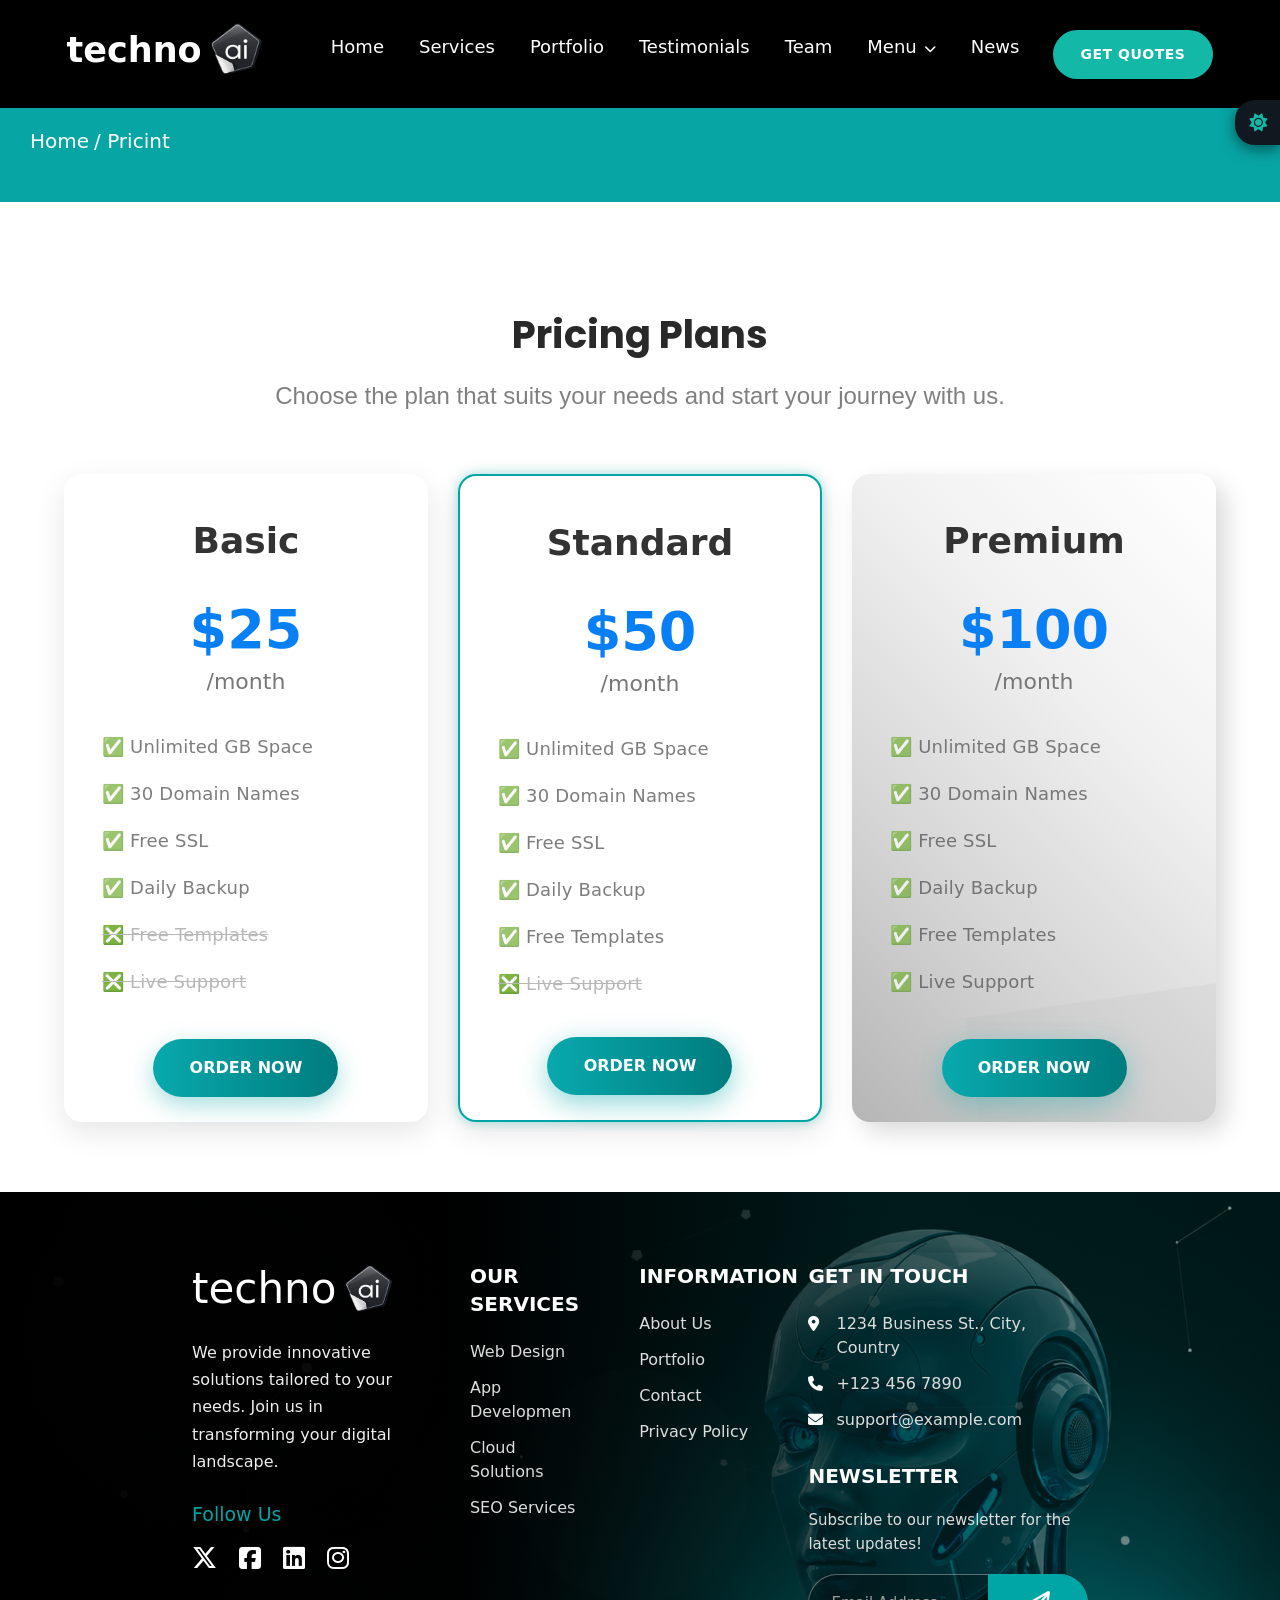
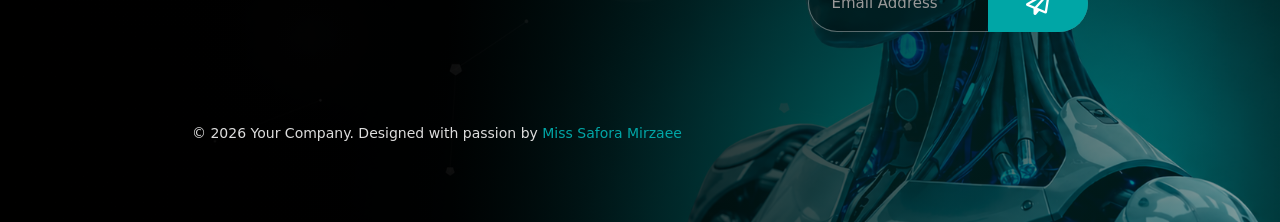
<file: pricing.html>
<!DOCTYPE html>
<html lang="en">

<head>
    <meta charset="UTF-8">
    <meta name="viewport" content="width=device-width, initial-scale=1.0">

    <title>Pricing</title>
    <!-- Favicon Link -->
    <link rel="icon" href="images/ai-icon.png">
    <!-- CSS -->
    <link rel="stylesheet" href="/CSS/pricing.css">

    <!-- Font Awesome -->
    <link rel="stylesheet"
        href="https://cdnjs.cloudflare.com/ajax/libs/font-awesome/6.5.2/css/all.min.css">

    <!-- Poppins Font -->
    <link href="https://fonts.googleapis.com/css2?family=Poppins:wght@400;500;600;700&display=swap"
        rel="stylesheet">

    <!-- Bootstrap CSS -->
    <link rel="stylesheet"
        href="https://cdn.jsdelivr.net/npm/bootstrap@5.3.8/dist/css/bootstrap.min.css">

</head>

<body>

    <!--  Header Started in here -->

    <header id="header">

        <!-- Logo -->
        <div id="logo">
            <h1> techno <img src="images/ai-icon.png" alt="AI Icon"> </h1>
        </div>


        <!-- Navigation -->
        <nav id="nav-menu">

            <ul>
                <li> <a href="./index.html">Home</a> </li>
                <li> <a href="./services.html">Services</a> </li>
                <li> <a href="./portfolio.html">Portfolio</a> </li>
                <li> <a href="./testimonials.html">Testimonials</a> </li>
                <li> <a href="./team.html">Team</a> </li>

                <!-- Dropdown -->
                <li class="has-dropdown"> <a href="#">Menu</a>

                    <ul>
                        <li> <a href="about.html">About</a> </li>
                        <li> <a href="pricing.html">Pricing</a> </li>
                        <li> <a href="question.html">FAQs</a> </li>
                        <li> <a href="terms.html">Terms & Conditions</a> </li>
                        <li> <a href="pricing.html">Privacy Policy</a> </li>
                        <li> <a href="blog.html">Blogs</a> </li>
                        <li> <a href="page.html">Blog Detail Page</a> </li>
                    </ul>
                </li>
                <li> <a href="blog.html">News</a> </li>
            </ul>
        </nav>


        <!-- Burger Menu -->
        <button id="hamburger" aria-label="Toggle menu">
            <i class="fa-solid fa-bars"></i>
        </button>

        <!-- Dark / Light Mode -->
        <button id="dark" onclick="darkThem()"> <i class="fa-solid fa-sun" id="them-icon"></i> </button>

        <!-- Quote Button -->
        <button id="quote-btn"> <a href="get.html">GET QUOTES</a></button>

    </header>

    <!--  End of Header -->


    <!--  Main Start  -->

    <main>

        <!-- Page Header -->
        <div class="header-2">
            <a href="index.html"> Home </a> 
            <p> / Pricint </p>
        </div>


 
<!-- Pricing Section started... -->

<section id="pricing">

    <div class="discribtion">
        <h1>Pricing Plans</h1>
        <p>Choose the plan that suits your needs and start your journey with us.</p>
    </div>

    <div class="pricing-container">

        <!-- First Box -->
        <div class="pricing-boxes">
            <div class="pricing-content">
                <span class="pricing-title-boxes">Basic</span>

                <span class="price">$25</span>
                <p class="per">/month</p>

                <p>✅ Unlimited GB Space</p>
                <p>✅ 30 Domain Names</p>
                <p>✅ Free SSL</p>
                <p>✅ Daily Backup</p>
                <p class="disabled">❎ Free Templates</p>
                <p class="disabled">❎ Live Support</p>
            </div>

            <button>ORDER NOW</button>
        </div>


        <!-- Second Box -->
        <div class="pricing-boxes standard">
            <div class="pricing-content">
                <span class="pricing-title-boxes">Standard</span>

                <span class="price">$50</span>
                <p class="per">/month</p>

                <p>✅ Unlimited GB Space</p>
                <p>✅ 30 Domain Names</p>
                <p>✅ Free SSL</p>
                <p>✅ Daily Backup</p>
                <p>✅ Free Templates</p>
                <p class="disabled">❎ Live Support</p>
            </div>

            <button>ORDER NOW</button>
        </div>


        <!-- Third Box -->
        <div class="pricing-boxes premium">
            <div class="pricing-content">
                <span class="pricing-title-boxes">Premium</span>

                <span class="price">$100</span>
                <p class="per">/month</p>

                <p>✅ Unlimited GB Space</p>
                <p>✅ 30 Domain Names</p>
                <p>✅ Free SSL</p>
                <p>✅ Daily Backup</p>
                <p>✅ Free Templates</p>
                <p>✅ Live Support</p>
            </div>

            <button>ORDER NOW</button>
        </div>

    </div>
</section>

<!-- End of pricing Section  -->


        <!--  Footer Section Started  -->

        <footer id="footer">
            <div class="footer-container">
                <div class="footer-logo">

                    <h1> techno <img src="images/ai-icon.png"  alt="AI Icon"> </h1>
                    <p> We provide innovative solutions tailored to your needs. Join us in transforming your digital landscape. </p>


                    <!-- Social Media -->

                    <div class="social-media-footer">

                        <h3> Follow Us </h3>

                        <div class="social-icons">
                            <i class="fa-brands fa-x-twitter"></i>
                            <i class="fa-brands fa-square-facebook"></i>
                            <i class="fa-brands fa-linkedin"></i>
                            <i class="fa-brands fa-instagram"></i>
                        </div>
                    </div>
                </div>


                <!-- Services -->

                <div class="footer-box">
                    <h2> Our Services </h2>

                    <ul>
                        <li> Web Design </li>
                        <li> App Developmen </li>
                        <li> Cloud Solutions </li>
                        <li> SEO Services </li>
                    </ul>
                </div>


                <!-- Information -->

                <div class="footer-box">

                    <h2> Information </h2>

                    <ul>
                        <li> About Us </li>
                        <li> Portfolio </li>
                        <li> Contact </li>
                        <li> Privacy Policy </li>

                    </ul>

                </div>


                <!-- Get In Touch -->

                <div class="footer-box contact-box">

                    <h2> Get In Touch </h2>

                    <ul class="contact-list">

                        <li>
                            <i class="fa-solid fa-location-dot"></i>

                            <span> 1234 Business St., City, Country </span>

                        </li>


                        <li>

                            <i class="fa-solid fa-phone"></i>
                            <span> +123 456 7890 </span>

                        </li>
                        <li> <i class="fa-solid fa-envelope"></i> <span> support@example.com </span> </li>

                    </ul>


                    <!-- Newsletter -->

                    <div class="newsletter">

                        <h2> Newsletter </h2>
                        <p> Subscribe to our newsletter for the latest updates! </p>

                        <div class="newsletter-form">

                            <input type="email" placeholder="Email Address">
                            <button type="submit"><i class="fa-regular fa-paper-plane"></i> </button>
                    </div>
                          </div>
                              </div>
                                    </div>


            <!-- Copyright -->

            <div class="copy">

                <p>  © 2026 Your Company. Designed with passion by
                    <span>  Miss Safora Mirzaee </span>
                </p>

            </div>

        </footer>

        <!-- End of footer section -->

    </main>


    <!-- Scripts  -->

    <script src="JS/pricing.js"></script>

</body>

</html>
</file>
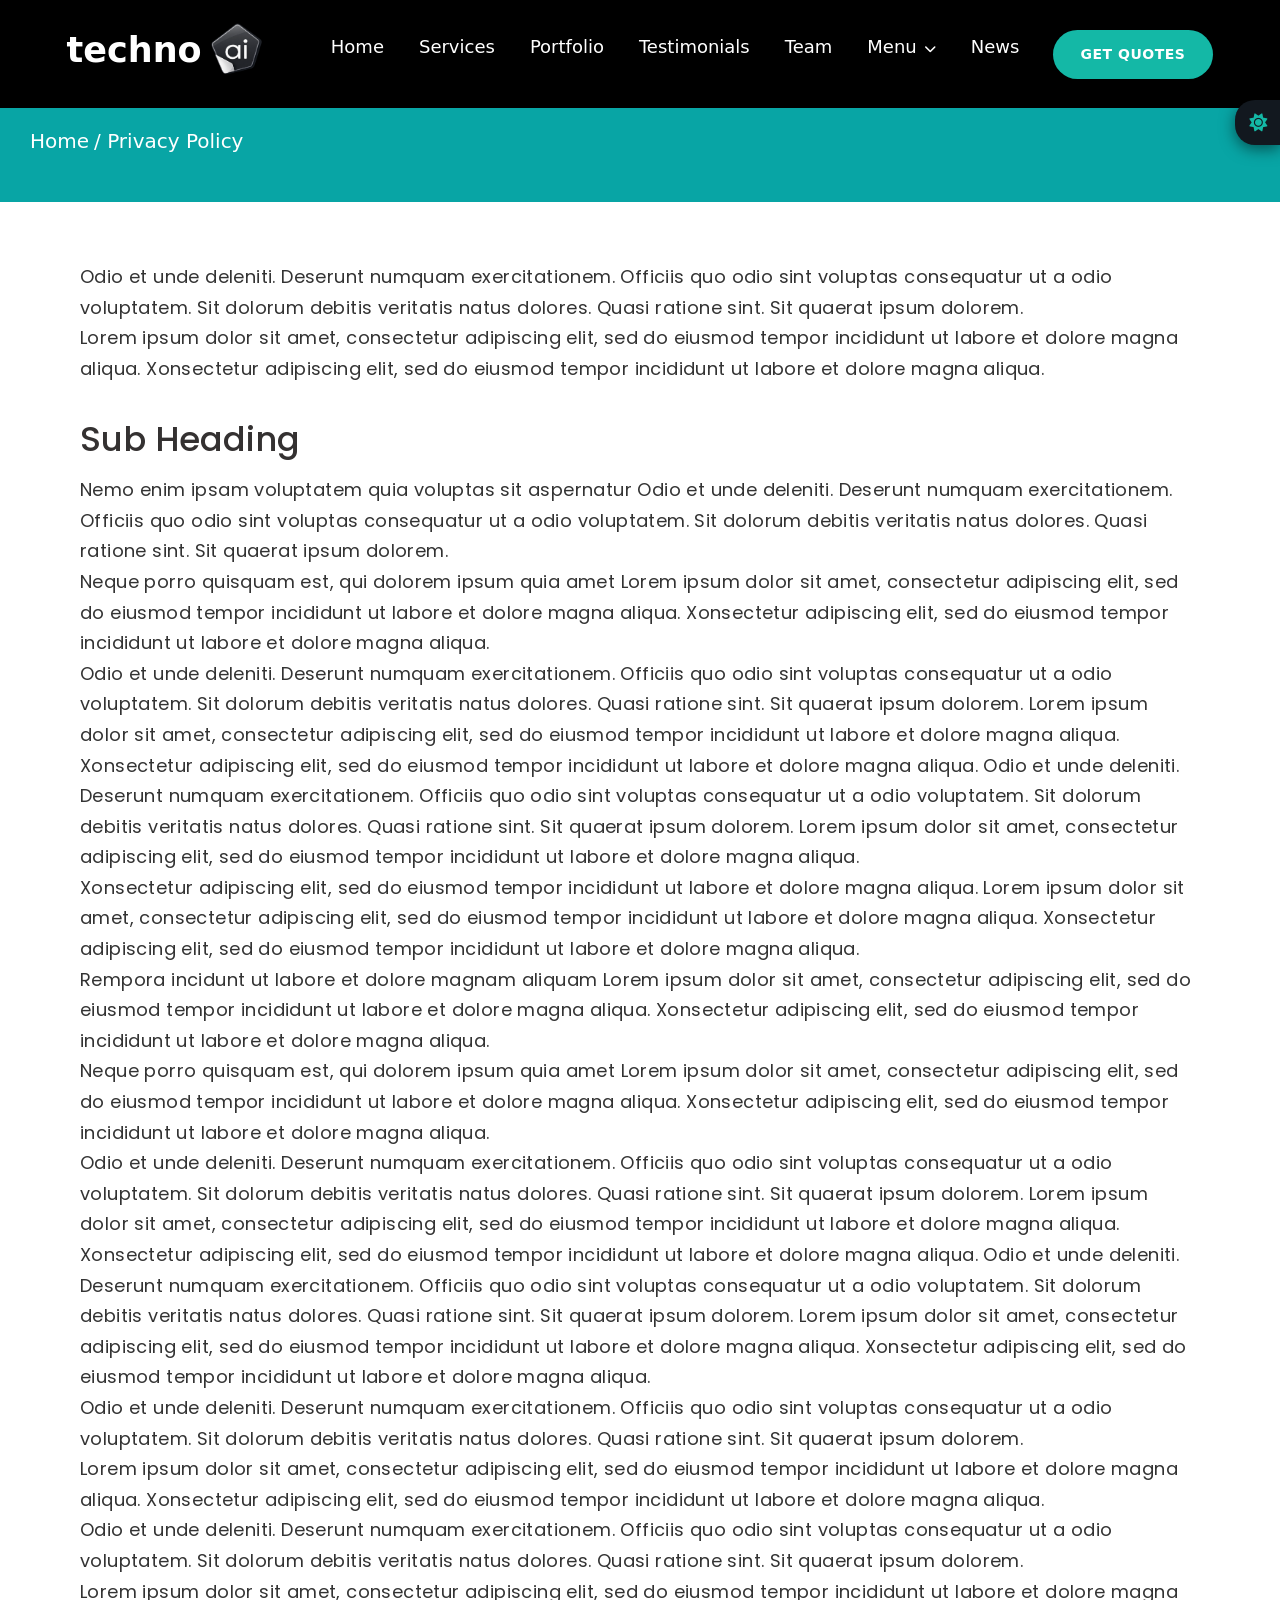
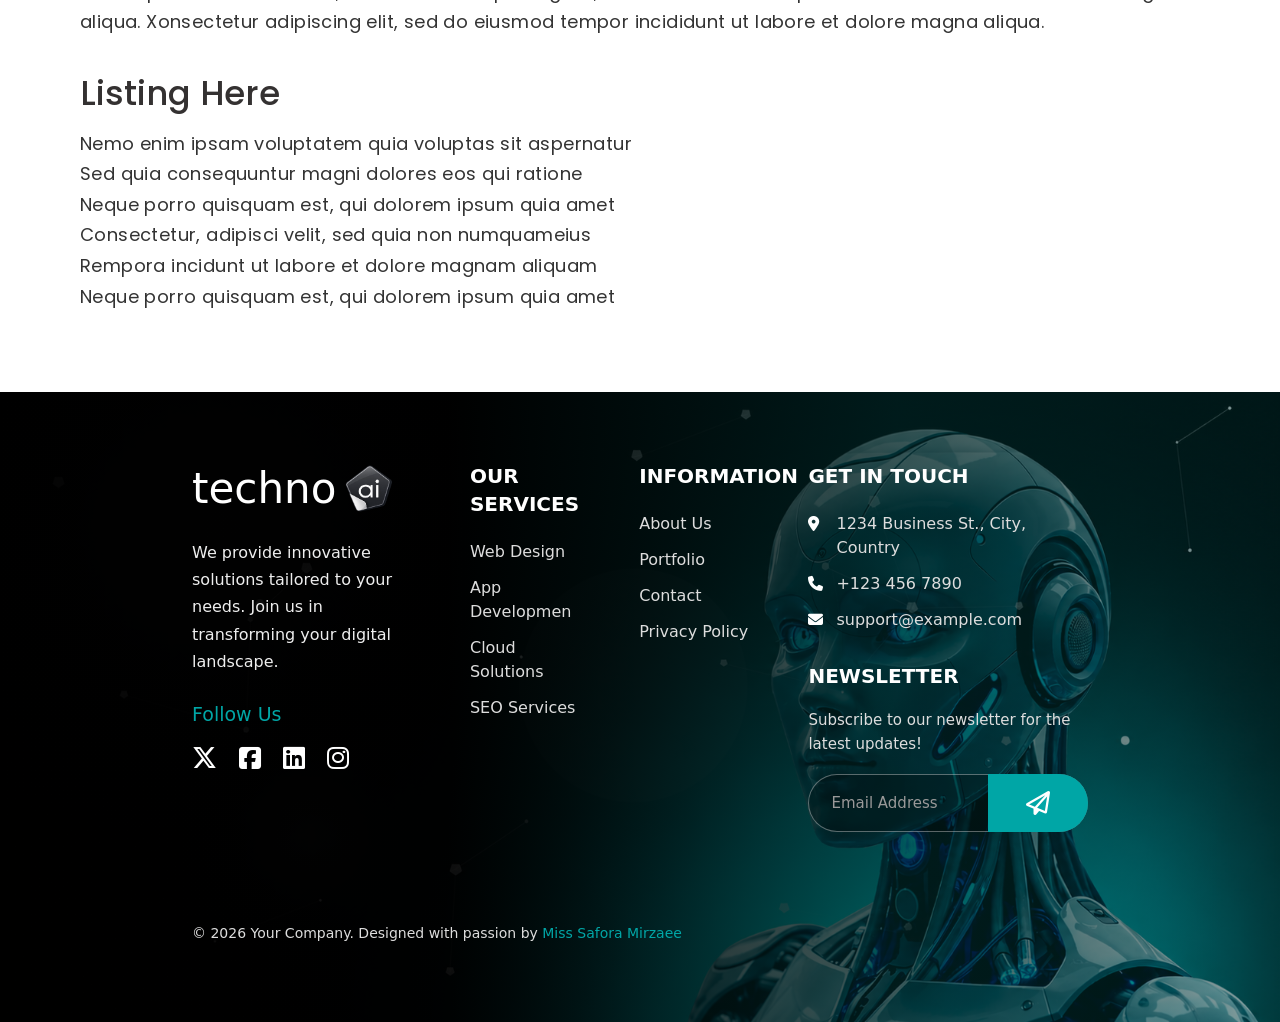
<file: privacy.html>
<!DOCTYPE html>
<html lang="en">

<head>
    <meta charset="UTF-8">
    <meta name="viewport" content="width=device-width, initial-scale=1.0">

    <title>Privacy Policy</title>

    <!-- CSS -->
    <link rel="stylesheet" href="/CSS/terms.css">
    <!-- Favicon Link -->
    <link rel="icon" href="images/ai-icon.png">

    <!-- Font Awesome -->
    <link rel="stylesheet"
        href="https://cdnjs.cloudflare.com/ajax/libs/font-awesome/6.5.2/css/all.min.css">

    <!-- Poppins Font -->
    <link href="https://fonts.googleapis.com/css2?family=Poppins:wght@400;500;600;700&display=swap"
        rel="stylesheet">

    <!-- Bootstrap CSS -->
    <link rel="stylesheet"
        href="https://cdn.jsdelivr.net/npm/bootstrap@5.3.8/dist/css/bootstrap.min.css">

</head>

<body>

    <!--  Header Started in here -->

    <header id="header">

        <!-- Logo -->
        <div id="logo">
            <h1> techno <img src="images/ai-icon.png" alt="AI Icon"> </h1>
        </div>


        <!-- Navigation -->
        <nav id="nav-menu">

            <ul>
                <li> <a href="./index.html">Home</a> </li>
                <li> <a href="./services.html">Services</a> </li>
                <li> <a href="./portfolio.html">Portfolio</a> </li>
                <li> <a href="./testimonials.html">Testimonials</a> </li>
                <li> <a href="./team.html">Team</a> </li>

                <!-- Dropdown -->
                <li class="has-dropdown"> <a href="#">Menu</a>

                    <ul>
                        <li> <a href="about.html">About</a> </li>
                        <li> <a href="pricing.html">Pricing</a> </li>
                        <li> <a href="question.html">FAQs</a> </li>
                        <li> <a href="terms.html">Terms & Conditions</a> </li>
                        <li> <a href="privacy.html">Privacy Policy</a> </li>
                        <li> <a href="blog.html">Blogs</a> </li>
                        <li> <a href="page.html">Blog Detail Page</a> </li>
                    </ul>
                </li>
                <li> <a href="blog.html">News</a> </li>
            </ul>
        </nav>


        <!-- Burger Menu -->
        <button id="hamburger" aria-label="Toggle menu">
            <i class="fa-solid fa-bars"></i>
        </button>

        <!-- Dark / Light Mode -->
        <button id="dark" onclick="darkThem()"> <i class="fa-solid fa-sun" id="them-icon"></i> </button>

        <!-- Quote Button -->
        <button id="quote-btn"> <a href="get.html">GET QUOTES</a></button>

    </header>

    <!--  End of Header -->


    <!--  Main Start  -->

    <main>

        <!-- Page Header -->
        <div class="header-2">
            <a href="index.html"> Home </a> 
            <p> / Privacy Policy</p>
        </div>

        <section id="terms">
            <p>Odio et unde deleniti. Deserunt numquam exercitationem. Officiis quo odio sint voluptas consequatur ut a odio voluptatem. Sit dolorum debitis veritatis natus dolores. Quasi ratione sint. Sit quaerat ipsum dolorem. <br>
            Lorem ipsum dolor sit amet, consectetur adipiscing elit, sed do eiusmod tempor incididunt ut labore et dolore magna aliqua. Xonsectetur adipiscing elit, sed do eiusmod tempor incididunt ut labore et dolore magna aliqua.</p>
            <h2>Sub Heading</h2>
            <p>Nemo enim ipsam voluptatem quia voluptas sit aspernatur
Odio et unde deleniti. Deserunt numquam exercitationem. Officiis quo odio sint voluptas consequatur ut a odio voluptatem. Sit dolorum debitis veritatis natus dolores. Quasi ratione sint. Sit quaerat ipsum dolorem. <br>
Neque porro quisquam est, qui dolorem ipsum quia amet Lorem ipsum dolor sit amet, consectetur adipiscing elit, sed do eiusmod tempor incididunt ut labore et dolore magna aliqua. Xonsectetur adipiscing elit, sed do eiusmod tempor incididunt ut labore et dolore magna aliqua. <br>
Odio et unde deleniti. Deserunt numquam exercitationem. Officiis quo odio sint voluptas consequatur ut a odio voluptatem. Sit dolorum debitis veritatis natus dolores. Quasi ratione sint. Sit quaerat ipsum dolorem. Lorem ipsum dolor sit amet, consectetur adipiscing elit, sed do eiusmod tempor incididunt ut labore et dolore magna aliqua. Xonsectetur adipiscing elit, sed do eiusmod tempor incididunt ut labore et dolore magna aliqua. Odio et unde deleniti. Deserunt numquam exercitationem. Officiis quo odio sint voluptas consequatur ut a odio voluptatem. Sit dolorum debitis veritatis natus dolores. Quasi ratione sint. Sit quaerat ipsum dolorem. Lorem ipsum dolor sit amet, consectetur adipiscing elit, sed do eiusmod tempor incididunt ut labore et dolore magna aliqua.<br>Xonsectetur adipiscing elit, sed do eiusmod tempor incididunt ut labore et dolore magna aliqua. Lorem ipsum dolor sit amet, consectetur adipiscing elit, sed do eiusmod tempor incididunt ut labore et dolore magna aliqua. Xonsectetur adipiscing elit, sed do eiusmod tempor incididunt ut labore et dolore magna aliqua. <br>
Rempora incidunt ut labore et dolore magnam aliquam Lorem ipsum dolor sit amet, consectetur adipiscing elit, sed do eiusmod tempor incididunt ut labore et dolore magna aliqua. Xonsectetur adipiscing elit, sed do eiusmod tempor incididunt ut labore et dolore magna aliqua. <br>Neque porro quisquam est, qui dolorem ipsum quia amet Lorem ipsum dolor sit amet, consectetur adipiscing elit, sed do eiusmod tempor incididunt ut labore et dolore magna aliqua. Xonsectetur adipiscing elit, sed do eiusmod tempor incididunt ut labore et dolore magna aliqua. <br>Odio et unde deleniti. Deserunt numquam exercitationem. Officiis quo odio sint voluptas consequatur ut a odio voluptatem. Sit dolorum debitis veritatis natus dolores. Quasi ratione sint. Sit quaerat ipsum dolorem. Lorem ipsum dolor sit amet, consectetur adipiscing elit, sed do eiusmod tempor incididunt ut labore et dolore magna aliqua. Xonsectetur adipiscing elit, sed do eiusmod tempor incididunt ut labore et dolore magna aliqua. Odio et unde deleniti. Deserunt numquam exercitationem. Officiis quo odio sint voluptas consequatur ut a odio voluptatem. Sit dolorum debitis veritatis natus dolores. Quasi ratione sint. Sit quaerat ipsum dolorem. Lorem ipsum dolor sit amet, consectetur adipiscing elit, sed do eiusmod tempor incididunt ut labore et dolore magna aliqua. Xonsectetur adipiscing elit, sed do eiusmod tempor incididunt ut labore et dolore magna aliqua. <br>Odio et unde deleniti. Deserunt numquam exercitationem. Officiis quo odio sint voluptas consequatur ut a odio voluptatem. Sit dolorum debitis veritatis natus dolores. Quasi ratione sint. Sit quaerat ipsum dolorem. <br> Lorem ipsum dolor sit amet, consectetur adipiscing elit, sed do eiusmod tempor incididunt ut labore et dolore magna aliqua. Xonsectetur adipiscing elit, sed do eiusmod tempor incididunt ut labore et dolore magna aliqua. <br> Odio et unde deleniti. Deserunt numquam exercitationem. Officiis quo odio sint voluptas consequatur ut a odio voluptatem. Sit dolorum debitis veritatis natus dolores. Quasi ratione sint. Sit quaerat ipsum dolorem. <br> Lorem ipsum dolor sit amet, consectetur adipiscing elit, sed do eiusmod tempor incididunt ut labore et dolore magna aliqua. Xonsectetur adipiscing elit, sed do eiusmod tempor incididunt ut labore et dolore magna aliqua.</p>

<h2>Listing Here</h2>
<p id="padding">Nemo enim ipsam voluptatem quia voluptas sit aspernatur
Sed quia consequuntur magni dolores eos qui ratione
Neque porro quisquam est, qui dolorem ipsum quia amet
Consectetur, adipisci velit, sed quia non numquameius
Rempora incidunt ut labore et dolore magnam aliquam
Neque porro quisquam est, qui dolorem ipsum quia amet</p>
        </section>


 


        <!--  Footer Section Started  -->

        <footer id="footer">
            <div class="footer-container">
                <div class="footer-logo">

                    <h1> techno <img src="images/ai-icon.png"  alt="AI Icon"> </h1>
                    <p> We provide innovative solutions tailored to your needs. Join us in transforming your digital landscape. </p>


                    <!-- Social Media -->

                    <div class="social-media-footer">

                        <h3> Follow Us </h3>

                        <div class="social-icons">
                            <i class="fa-brands fa-x-twitter"></i>
                            <i class="fa-brands fa-square-facebook"></i>
                            <i class="fa-brands fa-linkedin"></i>
                            <i class="fa-brands fa-instagram"></i>
                        </div>
                    </div>
                </div>


                <!-- Services -->

                <div class="footer-box">
                    <h2> Our Services </h2>

                    <ul>
                        <li> Web Design </li>
                        <li> App Developmen </li>
                        <li> Cloud Solutions </li>
                        <li> SEO Services </li>
                    </ul>
                </div>


                <!-- Information -->

                <div class="footer-box">

                    <h2> Information </h2>

                    <ul>
                        <li> About Us </li>
                        <li> Portfolio </li>
                        <li> Contact </li>
                        <li> Privacy Policy </li>

                    </ul>

                </div>


                <!-- Get In Touch -->

                <div class="footer-box contact-box">

                    <h2> Get In Touch </h2>

                    <ul class="contact-list">

                        <li>
                            <i class="fa-solid fa-location-dot"></i>

                            <span> 1234 Business St., City, Country </span>

                        </li>


                        <li>

                            <i class="fa-solid fa-phone"></i>
                            <span> +123 456 7890 </span>

                        </li>
                        <li> <i class="fa-solid fa-envelope"></i> <span> support@example.com </span> </li>

                    </ul>


                    <!-- Newsletter -->

                    <div class="newsletter">

                        <h2> Newsletter </h2>
                        <p> Subscribe to our newsletter for the latest updates! </p>

                        <div class="newsletter-form">

                            <input type="email" placeholder="Email Address">
                            <button type="submit"><i class="fa-regular fa-paper-plane"></i> </button>
                    </div>
                          </div>
                              </div>
                                    </div>


            <!-- Copyright -->

            <div class="copy">

                <p>  © 2026 Your Company. Designed with passion by
                    <span>  Miss Safora Mirzaee </span>
                </p>

            </div>

        </footer>

        <!-- End of footer section -->

    </main>

    <!-- Scripts  -->
    <script src="JS/terms.js"></script>

</body>

</html>
</file>
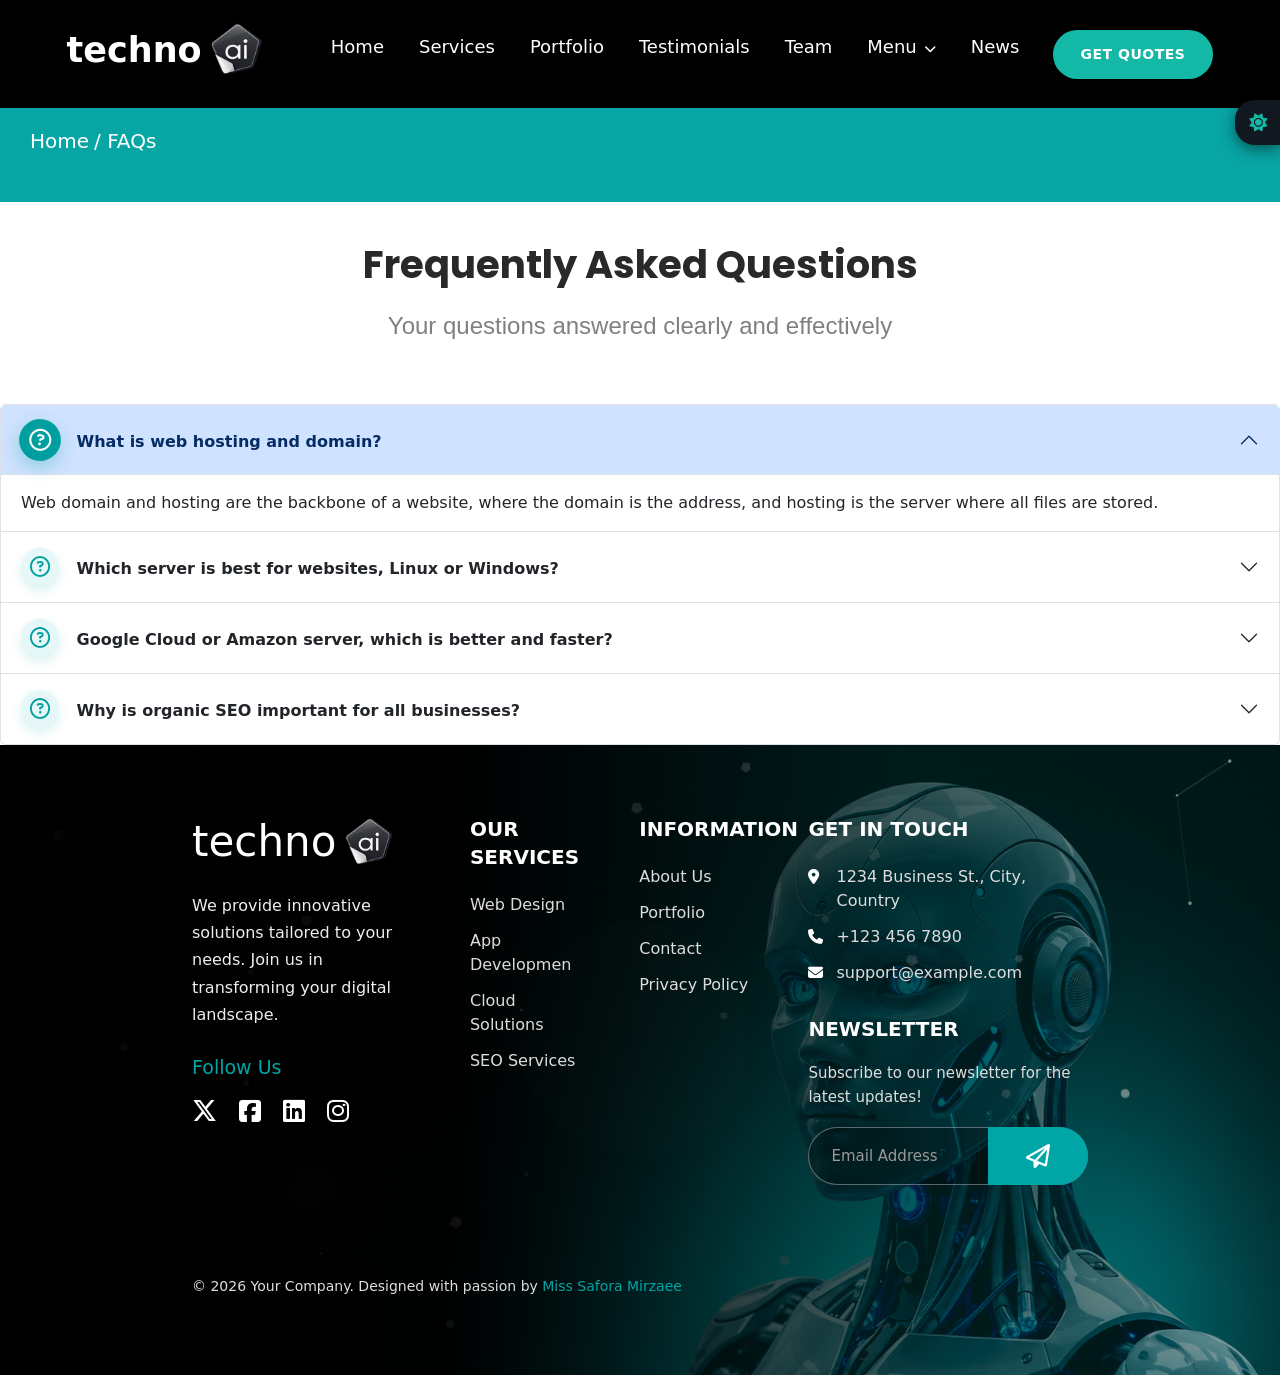
<file: question.html>
<!DOCTYPE html>
<html lang="en">

<head>
    <meta charset="UTF-8">
    <meta name="viewport" content="width=device-width, initial-scale=1.0">

    <title>FAQs</title>
    <!-- Favicon Link -->
    <link rel="icon" href="images/ai-icon.png">

    <!-- CSS -->
    <link rel="stylesheet" href="/CSS/question.css">

    <!-- Font Awesome -->
    <link rel="stylesheet"
        href="https://cdnjs.cloudflare.com/ajax/libs/font-awesome/6.5.2/css/all.min.css">

    <!-- Poppins Font -->
    <link href="https://fonts.googleapis.com/css2?family=Poppins:wght@400;500;600;700&display=swap"
        rel="stylesheet">

    <!-- Bootstrap CSS -->
    <link rel="stylesheet"
        href="https://cdn.jsdelivr.net/npm/bootstrap@5.3.8/dist/css/bootstrap.min.css">

</head>

<body>

    <!--  Header Started in here -->

    <header id="header">

        <!-- Logo -->
        <div id="logo">
            <h1> techno <img src="images/ai-icon.png" alt="AI Icon"> </h1>
        </div>


        <!-- Navigation -->
        <nav id="nav-menu">

            <ul>
                <li> <a href="./index.html">Home</a> </li>
                <li> <a href="./services.html">Services</a> </li>
                <li> <a href="./portfolio.html">Portfolio</a> </li>
                <li> <a href="./testimonials.html">Testimonials</a> </li>
                <li> <a href="./team.html">Team</a> </li>

                <!-- Dropdown -->
                <li class="has-dropdown"> <a href="#">Menu</a>

                    <ul>
                        <li> <a href="about.html">About</a> </li>
                        <li> <a href="pricing.html">Pricing</a> </li>
                        <li> <a href="question.html">FAQs</a> </li>
                        <li> <a href="terms.html">Terms & Conditions</a> </li>
                        <li> <a href="privacy.html">Privacy Policy</a> </li>
                        <li> <a href="blog.html">Blogs</a> </li>
                        <li> <a href="page.html">Blog Detail Page</a> </li>
                    </ul>
                </li>
                <li> <a href="blog.html">News</a> </li>
            </ul>
        </nav>


        <!-- Burger Menu -->
        <button id="hamburger" aria-label="Toggle menu">
            <i class="fa-solid fa-bars"></i>
        </button>

        <!-- Dark / Light Mode -->
        <button id="dark" onclick="darkThem()"> <i class="fa-solid fa-sun" id="them-icon"></i> </button>

        <!-- Quote Button -->
        <button id="quote-btn"> <a href="get.html">GET QUOTES</a></button>

    </header>

    <!--  End of Header -->


    <!--  Main Start  -->

    <main>

        <!-- Page Header -->
        <div class="header-2">
            <a href="index.html"> Home </a> 
            <p> / FAQs </p>
        </div>


 <!-- Question Section Started -->

<section class="question">

    <!-- Description -->
    <div class="discribtion">
        <h1>Frequently Asked Questions</h1>
        <p>Your questions answered clearly and effectively</p>
    </div>


    <!-- Accordion -->
    <div class="accordion" id="accordionPanelsStayOpenExample">


        <!-- Question 1 -->
        <div class="accordion-item">

            <h2 class="accordion-header">

                <button
                    class="accordion-button"
                    type="button"
                    data-bs-toggle="collapse"
                    data-bs-target="#panelsStayOpen-collapseOne"
                    aria-expanded="true"
                    aria-controls="panelsStayOpen-collapseOne">

                    <strong>
                        <i class="fa-regular fa-circle-question"></i>
                        What is web hosting and domain?
                    </strong>

                </button>

            </h2>


            <div
                id="panelsStayOpen-collapseOne"
                class="accordion-collapse collapse show">

                <div class="accordion-body">

                    Web domain and hosting are the backbone of a website,
                    where the domain is the address, and hosting is the
                    server where all files are stored.

                </div>

            </div>

        </div>


        <!-- Question 2 -->
        <div class="accordion-item">

            <h2 class="accordion-header">

                <button
                    class="accordion-button collapsed"
                    type="button"
                    data-bs-toggle="collapse"
                    data-bs-target="#panelsStayOpen-collapseTwo"
                    aria-expanded="false"
                    aria-controls="panelsStayOpen-collapseTwo">

                    <strong>
                        <i class="fa-regular fa-circle-question"></i>
                        Which server is best for websites, Linux or Windows?
                    </strong>

                </button>

            </h2>


            <div
                id="panelsStayOpen-collapseTwo"
                class="accordion-collapse collapse">

                <div class="accordion-body">

                    Linux is generally better for stability and cost,
                    while Windows is great for .NET applications and
                    integration with Microsoft products.

                </div>

            </div>

        </div>


        <!-- Question 3 -->
        <div class="accordion-item">

            <h2 class="accordion-header">

                <button
                    class="accordion-button collapsed"
                    type="button"
                    data-bs-toggle="collapse"
                    data-bs-target="#panelsStayOpen-collapseThree"
                    aria-expanded="false"
                    aria-controls="panelsStayOpen-collapseThree">

                    <strong>
                        <i class="fa-regular fa-circle-question"></i>
                        Google Cloud or Amazon server, which is better and faster?
                    </strong>

                </button>

            </h2>


            <div
                id="panelsStayOpen-collapseThree"
                class="accordion-collapse collapse">

                <div class="accordion-body">

                    Both offer excellent speed and reliability,
                    but the choice depends on specific needs like
                    pricing, features, and scalability.

                </div>

            </div>

        </div>


        <!-- Question 4 -->
        <div class="accordion-item">

            <h2 class="accordion-header">

                <button
                    class="accordion-button collapsed"
                    type="button"
                    data-bs-toggle="collapse"
                    data-bs-target="#panelsStayOpen-collapseFour"
                    aria-expanded="false"
                    aria-controls="panelsStayOpen-collapseFour">

                    <strong>
                        <i class="fa-regular fa-circle-question"></i>
                        Why is organic SEO important for all businesses?
                    </strong>

                </button>

            </h2>


            <div
                id="panelsStayOpen-collapseFour"
                class="accordion-collapse collapse">

                <div class="accordion-body">

                    Organic SEO drives long-term traffic,
                    builds trust with users, and reduces the
                    dependency on paid ads for visibility.

                </div>

            </div>

        </div>


    </div>

</section>

<!-- Question Section End -->
        <!--  Footer Section Started  -->

        <footer id="footer">
            <div class="footer-container">
                <div class="footer-logo">

                    <h1> techno <img src="images/ai-icon.png"  alt="AI Icon"> </h1>
                    <p> We provide innovative solutions tailored to your needs. Join us in transforming your digital landscape. </p>


                    <!-- Social Media -->

                    <div class="social-media-footer">

                        <h3> Follow Us </h3>

                        <div class="social-icons">
                            <i class="fa-brands fa-x-twitter"></i>
                            <i class="fa-brands fa-square-facebook"></i>
                            <i class="fa-brands fa-linkedin"></i>
                            <i class="fa-brands fa-instagram"></i>
                        </div>
                    </div>
                </div>


                <!-- Services -->

                <div class="footer-box">
                    <h2> Our Services </h2>

                    <ul>
                        <li> Web Design </li>
                        <li> App Developmen </li>
                        <li> Cloud Solutions </li>
                        <li> SEO Services </li>
                    </ul>
                </div>


                <!-- Information -->

                <div class="footer-box">

                    <h2> Information </h2>

                    <ul>
                        <li> About Us </li>
                        <li> Portfolio </li>
                        <li> Contact </li>
                        <li> Privacy Policy </li>

                    </ul>

                </div>


                <!-- Get In Touch -->

                <div class="footer-box contact-box">

                    <h2> Get In Touch </h2>

                    <ul class="contact-list">

                        <li>
                            <i class="fa-solid fa-location-dot"></i>

                            <span> 1234 Business St., City, Country </span>

                        </li>


                        <li>

                            <i class="fa-solid fa-phone"></i>
                            <span> +123 456 7890 </span>

                        </li>
                        <li> <i class="fa-solid fa-envelope"></i> <span> support@example.com </span> </li>

                    </ul>


                    <!-- Newsletter -->

                    <div class="newsletter">

                        <h2> Newsletter </h2>
                        <p> Subscribe to our newsletter for the latest updates! </p>

                        <div class="newsletter-form">

                            <input type="email" placeholder="Email Address">
                            <button type="submit"><i class="fa-regular fa-paper-plane"></i> </button>
                    </div>
                          </div>
                              </div>
                                    </div>


            <!-- Copyright -->

            <div class="copy">

                <p>  © 2026 Your Company. Designed with passion by
                    <span>  Miss Safora Mirzaee </span>
                </p>

            </div>

        </footer>

        <!-- End of footer section -->

    </main>

    <!--  Scripts -->
<!-- Bootstrap JavaScript -->
<script src="https://cdn.jsdelivr.net/npm/bootstrap@5.3.8/dist/js/bootstrap.bundle.min.js"></script>

<!-- JavaScript -->
<script src="JS/question.js"></script>
</body>

</html>
</file>
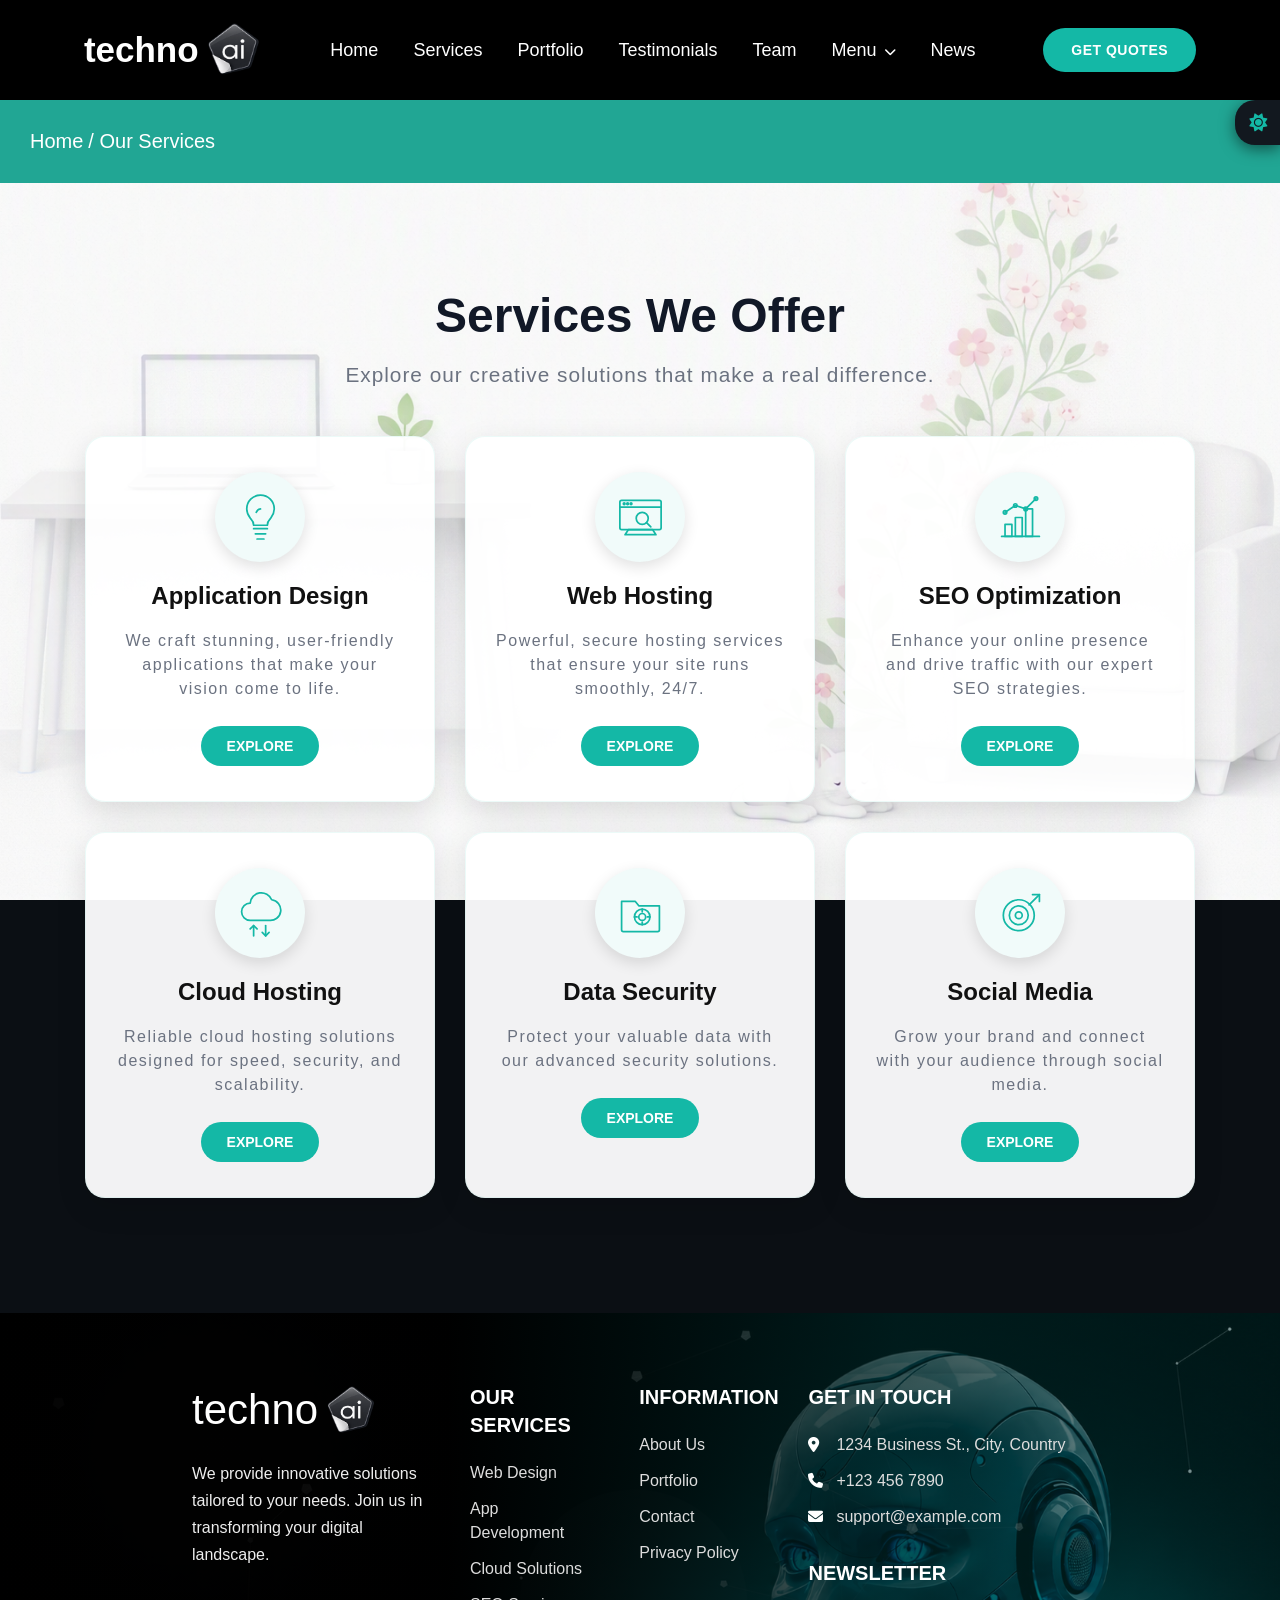
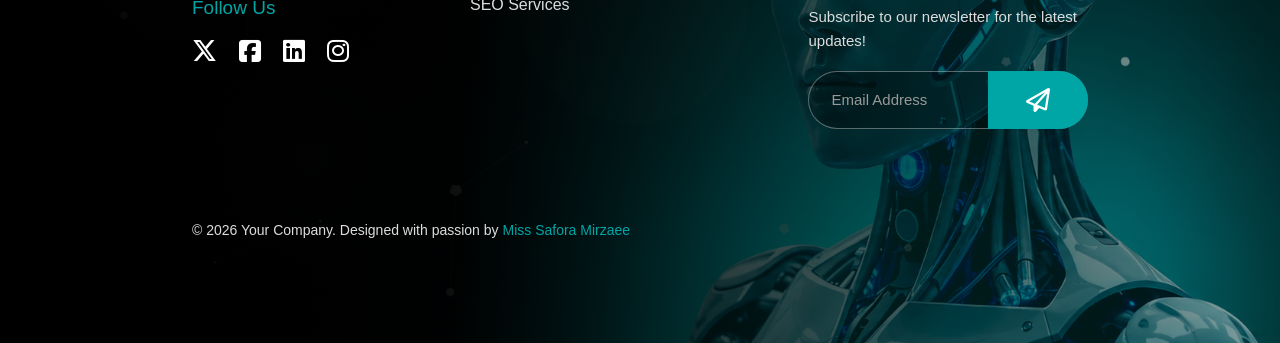
<file: services.html>
<!DOCTYPE html>
<html lang="en">
<head>
    <meta charset="UTF-8">
    <meta name="viewport" content="width=device-width, initial-scale=1.0">

    <title>Our Services</title>
    <!-- Favicon Link -->
    <link rel="icon" href="images/ai-icon.png">   

    <!-- Font Awesome -->
    <link rel="stylesheet"
          href="https://cdnjs.cloudflare.com/ajax/libs/font-awesome/6.5.2/css/all.min.css">

    <!-- CSS -->
    <link rel="stylesheet" href="/CSS/services.css">
</head>

<body>
<!-- Header Section Started in here -->
    <header id="header">

        <!-- Logo -->
        <div id="logo">
            <h1> techno <img src="images/ai-icon.png" alt="AI Icon"> </h1>
        </div>


        <!-- Navigation -->
        <nav id="nav-menu">

            <ul>
                <li><a href="./index.html">Home</a></li>
                <li><a href="./services.html">Services</a></li>
                <li><a href="./portfolio.html">Portfolio</a> </li>
                <li> <a href="./testimonials.html">Testimonials</a> </li>
                <li><a href="team.html">Team</a></li>
                <li class="has-dropdown"><a href="#">Menu</a>
                    <ul>

                        <li> <a href="about.html">About</a> </li>
                        <li> <a href="pricing.html">Pricing</a> </li>
                        <li><a href="question.html">FAQs</a></li>
                        <li><a href="terms.html">Terms & Conditions</a></li>
                        <li><a href="privacy.html">Privacy Policy</a></li>
                        <li> <a href="blog.html">Blogs</a></li>
                        <li> <a href="page.html">Blog Detail Page</a> </li>

                    </ul>
                </li>
                <li> <a href="blog.html">News</a> </li>
            </ul>

        </nav>


        <!-- Burger Menu Icon -->
        <button id="hamburger" aria-label="Toggle menu"> <i class="fa-solid fa-bars"></i> </button>

        <!-- Dark Mode -->
        <button id="dark" aria-label="Toggle dark mode"> <i class="fa-solid fa-sun"></i> </button>
        <!-- Quote Button -->
        <button id="quote-btn"> <a href="get.html">GET QUOTES</a></button>

    </header>

    <!-- Main Content Started in here -->

    <main>
        <div class="header-2">
            <a href="index.html">Home  </a> 
            <p>/ Our Services </p>
        </div>

        <!-- Services Section -->

<section id="services">

    <div class="shado">
        <div class="title">
            <h1>Services We Offer</h1>
            <p class="ser-par"> Explore our creative solutions that make a real difference. </p>

            <!-- Services boxes are created with JS -->
            <div id="services-container"></div>
        </div>
    </div>

</section>

<!-- End of Services Section -->

    </main>



<!--  Footer section strated....  -->

<footer id="footer">

    <div class="footer-container">

        <!-- Logo + Description -->
        <div class="footer-logo">

            <h1> techno <img src="images/ai-icon.png" alt="AI Icon"> </h1>
            <p> We provide innovative solutions tailored to your needs. Join us in transforming your digital landscape. </p>

            <!-- Social Media -->
            <div class="social-media-footer">

                <h3>Follow Us</h3>
                <div class="social-icons">
                    <i class="fa-brands fa-x-twitter"></i>
                    <i class="fa-brands fa-square-facebook"></i>
                    <i class="fa-brands fa-linkedin"></i>
                    <i class="fa-brands fa-instagram"></i>

                </div>

            </div>

        </div>


        <!-- Our Services -->
        <div class="footer-box">

            <h2>Our Services</h2>

            <ul>
                <li>Web Design</li>
                <li>App Development</li>
                <li>Cloud Solutions</li>
                <li>SEO Services</li>
            </ul>

        </div>


        <!-- Information -->
        <div class="footer-box">

            <h2>Information</h2>

            <ul>
                <li>About Us</li>
                <li>Portfolio</li>
                <li>Contact</li>
                <li>Privacy Policy</li>
            </ul>

        </div>


        <!-- Get In Touch + Newsletter -->
        <div class="footer-box contact-box">

            <h2>Get In Touch</h2>

            <ul class="contact-list">

                <li>
                    <i class="fa-solid fa-location-dot"></i>
                    <span>1234 Business St., City, Country</span>
                </li>

                <li>
                    <i class="fa-solid fa-phone"></i>
                    <span>+123 456 7890</span>
                </li>

                <li>
                    <i class="fa-solid fa-envelope"></i>
                    <span>support@example.com</span>
                </li>

            </ul>


            <!-- Newsletter -->
            <div class="newsletter">

                <h2>Newsletter</h2>
                <p> Subscribe to our newsletter for the latest updates! </p>
                <div class="newsletter-form">
                    <input type="email" placeholder="Email Address">
                    <button type="submit"> <i class="fa-regular fa-paper-plane"></i> </button>

                </div>

            </div>

        </div>

    </div>


    <!-- Copyright -->
    <div class="copy">

        <p> © 2026 Your Company. Designed with passion by 
            <span>Miss Safora Mirzaee</span>
        </p>

    </div>

</footer>

<!-- End of Footer -->

    <!-- JavaScript -->
    <script src="/JS/services.js"></script>

</body>
</html>
</file>
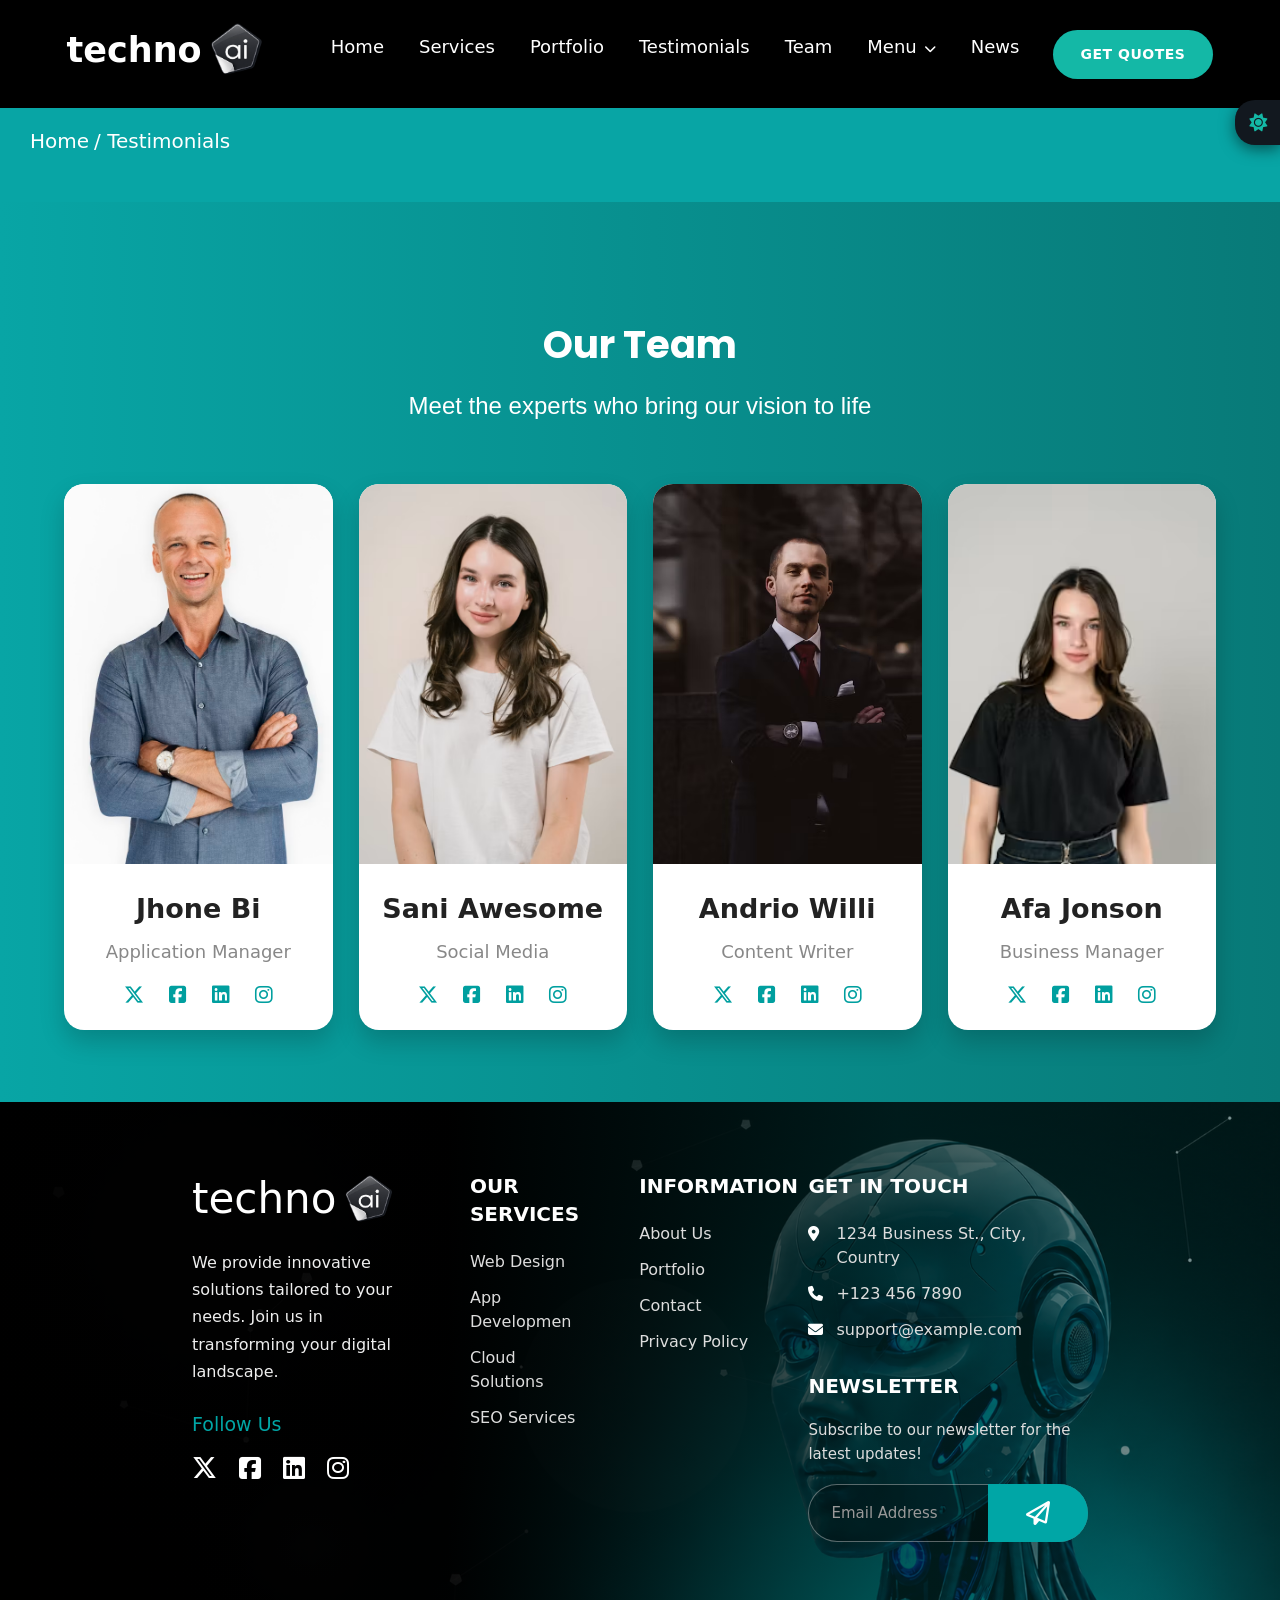
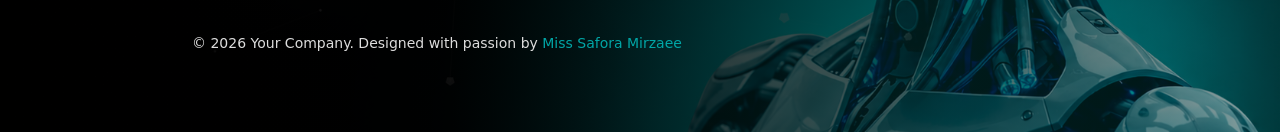
<file: team.html>
<!DOCTYPE html>
<html lang="en">

<head>
    <meta charset="UTF-8">
    <meta name="viewport" content="width=device-width, initial-scale=1.0">

    <title>Team</title>
    <!-- Favicon Link -->
    <link rel="icon" href="images/ai-icon.png">

    <!-- CSS -->
    <link rel="stylesheet" href="/CSS/team.css">

    <!-- Font Awesome -->
    <link rel="stylesheet"
        href="https://cdnjs.cloudflare.com/ajax/libs/font-awesome/6.5.2/css/all.min.css">

    <!-- Poppins Font -->
    <link href="https://fonts.googleapis.com/css2?family=Poppins:wght@400;500;600;700&display=swap"
        rel="stylesheet">

    <!-- Bootstrap CSS -->
    <link rel="stylesheet"
        href="https://cdn.jsdelivr.net/npm/bootstrap@5.3.8/dist/css/bootstrap.min.css">

</head>

<body>

    <!--  Header Started in here -->

    <header id="header">

        <!-- Logo -->
        <div id="logo">
            <h1> techno <img src="images/ai-icon.png" alt="AI Icon"> </h1>
        </div>


        <!-- Navigation -->
        <nav id="nav-menu">

            <ul>
                <li> <a href="./index.html">Home</a> </li>
                <li> <a href="./services.html">Services</a> </li>
                <li> <a href="./portfolio.html">Portfolio</a> </li>
                <li> <a href="./testimonials.html">Testimonials</a> </li>
                <li> <a href="./team.html">Team</a> </li>

                <!-- Dropdown -->
                <li class="has-dropdown"> <a href="#">Menu</a>

                    <ul>
                        <li> <a href="about.html">About</a> </li>
                        <li> <a href="pricing.html">Pricing</a> </li>
                        <li> <a href="question.html">FAQs</a> </li>
                        <li> <a href="terms.html">Terms & Conditions</a> </li>
                        <li> <a href="privacy.html">Privacy Policy</a> </li>
                        <li> <a href="blog.html">Blogs</a> </li>
                        <li> <a href="page.html">Blog Detail Page</a> </li>
                    </ul>
                </li>
                <li> <a href="blog.html">News</a> </li>
            </ul>
        </nav>


        <!-- Burger Menu -->
        <button id="hamburger" aria-label="Toggle menu">
            <i class="fa-solid fa-bars"></i>
        </button>

        <!-- Dark / Light Mode -->
        <button id="dark" onclick="darkThem()"> <i class="fa-solid fa-sun" id="them-icon"></i> </button>

        <!-- Quote Button -->
        <button id="quote-btn"> <a href="get.html">GET QUOTES</a></button>

    </header>

    <!--  End of Header -->


    <!--  Main Start  -->

    <main>

        <!-- Page Header -->
        <div class="header-2">
            <a href="index.html"> Home </a> 
            <p> / Testimonials </p>
        </div>


 
<!-- Team Section Started -->

<section id="team">

        <div class="discribtion-team">
        <h1>Our Team</h1>
        <p>Meet the experts who bring our vision to life</p>
    </div>

    <div class="team-continar">

        <div class="team-members">
            <img src="./images/bi.avif" alt="">
            <span class="member">Jhone Bi</span>
            <p>Application Manager</p>
            <span class="social-midea">
                <i class="fa-brands fa-x-twitter"></i>
                <i class="fa-brands fa-square-facebook"></i>
                <i class="fa-brands fa-linkedin"></i>
                <i class="fa-brands fa-instagram"></i>
            </span>
        </div>

                <div class="team-members">
            <img src="./images/sani.avif" alt="">
            <span class="member">Sani Awesome</span>
            <p>Social Media</p>
            <span class="social-midea">
                <i class="fa-brands fa-x-twitter"></i>
                <i class="fa-brands fa-square-facebook"></i>
                <i class="fa-brands fa-linkedin"></i>
                <i class="fa-brands fa-instagram"></i>
            </span>
        </div>

                <div class="team-members">
            <img src="./images/andori.avif" alt="">
            <span class="member">Andrio Willi</span>
            <p>Content Writer</p>
            <span class="social-midea">
                <i class="fa-brands fa-x-twitter"></i>
                <i class="fa-brands fa-square-facebook"></i>
                <i class="fa-brands fa-linkedin"></i>
                <i class="fa-brands fa-instagram"></i>
            </span>
        </div>

                <div class="team-members">
            <img src="./images/afa.avif" alt="">
            <span class="member">Afa Jonson</span>
            <p>Business Manager</p>
            <span class="social-midea">
                <i class="fa-brands fa-x-twitter"></i>
                <i class="fa-brands fa-square-facebook"></i>
                <i class="fa-brands fa-linkedin"></i>
                <i class="fa-brands fa-instagram"></i>
            </span>
        </div>

    </div>
</section>
<!-- End of Team section  -->


        <!--  Footer Section Started  -->

        <footer id="footer">
            <div class="footer-container">
                <div class="footer-logo">

                    <h1> techno <img src="images/ai-icon.png"  alt="AI Icon"> </h1>
                    <p> We provide innovative solutions tailored to your needs. Join us in transforming your digital landscape. </p>


                    <!-- Social Media -->

                    <div class="social-media-footer">

                        <h3> Follow Us </h3>

                        <div class="social-icons">
                            <i class="fa-brands fa-x-twitter"></i>
                            <i class="fa-brands fa-square-facebook"></i>
                            <i class="fa-brands fa-linkedin"></i>
                            <i class="fa-brands fa-instagram"></i>
                        </div>
                    </div>
                </div>


                <!-- Services -->

                <div class="footer-box">
                    <h2> Our Services </h2>

                    <ul>
                        <li> Web Design </li>
                        <li> App Developmen </li>
                        <li> Cloud Solutions </li>
                        <li> SEO Services </li>
                    </ul>
                </div>


                <!-- Information -->

                <div class="footer-box">

                    <h2> Information </h2>

                    <ul>
                        <li> About Us </li>
                        <li> Portfolio </li>
                        <li> Contact </li>
                        <li> Privacy Policy </li>

                    </ul>

                </div>


                <!-- Get In Touch -->

                <div class="footer-box contact-box">

                    <h2> Get In Touch </h2>

                    <ul class="contact-list">

                        <li>
                            <i class="fa-solid fa-location-dot"></i>

                            <span> 1234 Business St., City, Country </span>

                        </li>


                        <li>

                            <i class="fa-solid fa-phone"></i>
                            <span> +123 456 7890 </span>

                        </li>
                        <li> <i class="fa-solid fa-envelope"></i> <span> support@example.com </span> </li>

                    </ul>


                    <!-- Newsletter -->

                    <div class="newsletter">

                        <h2> Newsletter </h2>
                        <p> Subscribe to our newsletter for the latest updates! </p>

                        <div class="newsletter-form">

                            <input type="email" placeholder="Email Address">
                            <button type="submit"><i class="fa-regular fa-paper-plane"></i> </button>
                    </div>
                          </div>
                              </div>
                                    </div>


            <!-- Copyright -->

            <div class="copy">

                <p>  © 2026 Your Company. Designed with passion by
                    <span>  Miss Safora Mirzaee </span>
                </p>

            </div>

        </footer>

        <!-- End of footer section -->

    </main>


    <!-- Scripts  -->

    <!-- Your JavaScript -->
    <script src="JS/team.js"></script>

</body>

</html>
</file>
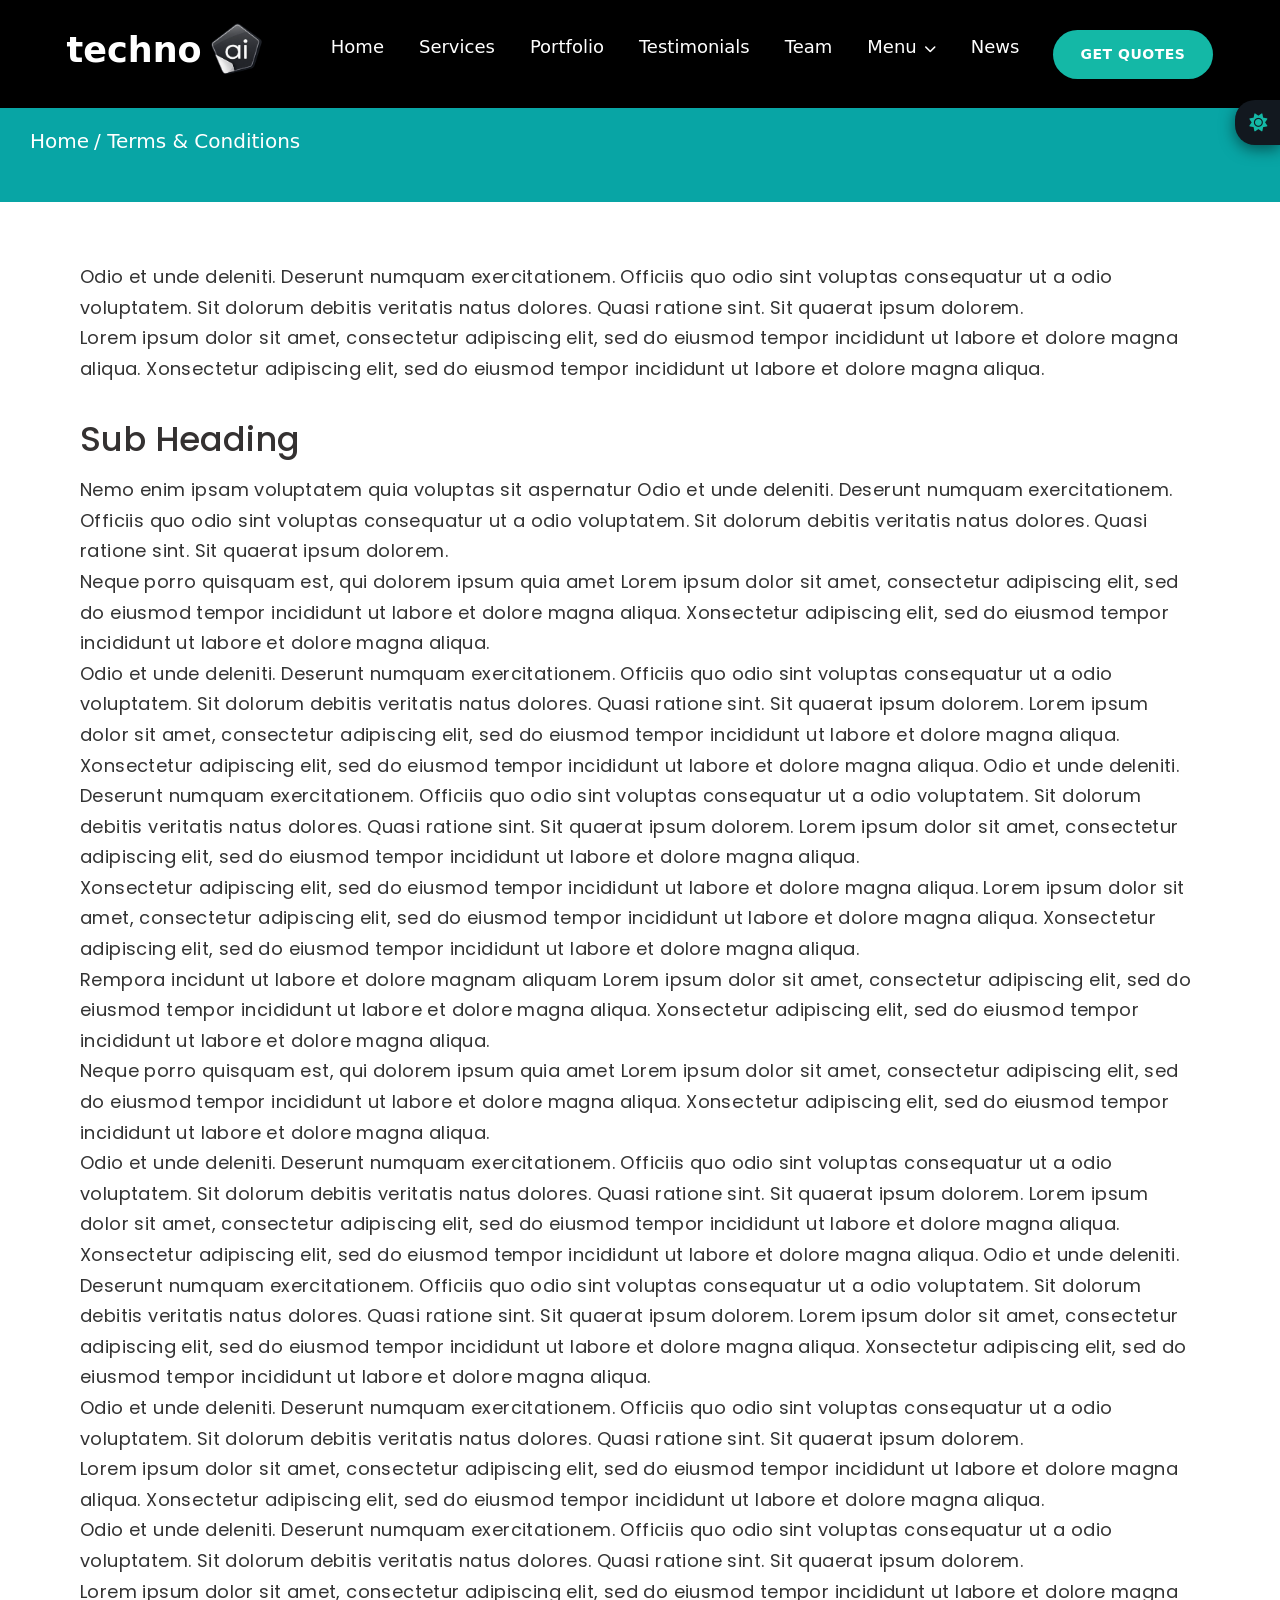
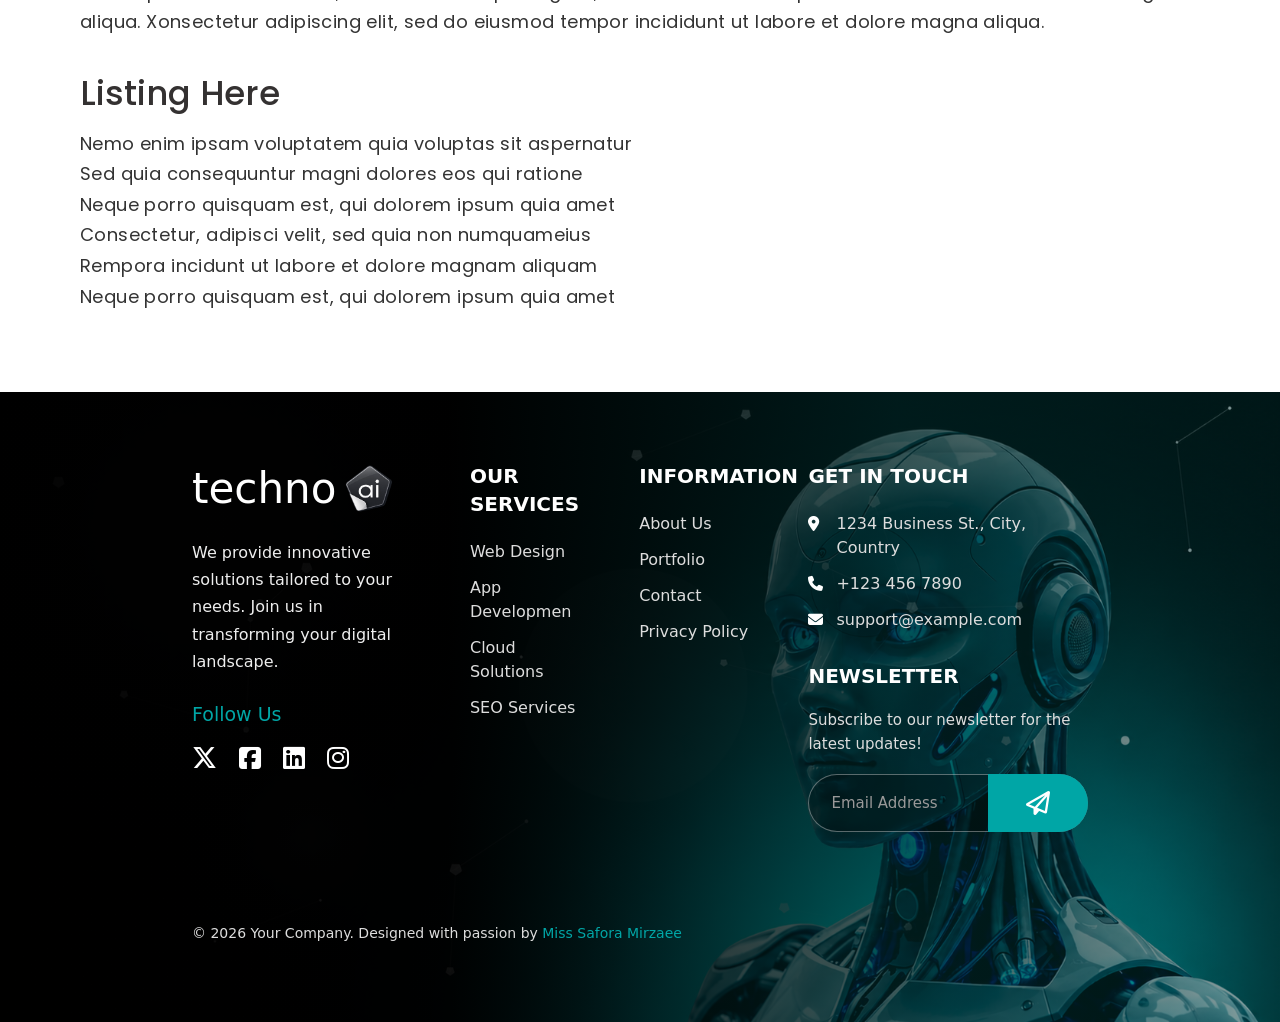
<file: terms.html>
<!DOCTYPE html>
<html lang="en">

<head>
    <meta charset="UTF-8">
    <meta name="viewport" content="width=device-width, initial-scale=1.0">

    <title>Terms & Conditions</title>
    <!-- Favicon Link -->
    <link rel="icon" href="images/ai-icon.png">

    <!-- CSS -->
    <link rel="stylesheet" href="/CSS/terms.css">

    <!-- Font Awesome -->
    <link rel="stylesheet"
        href="https://cdnjs.cloudflare.com/ajax/libs/font-awesome/6.5.2/css/all.min.css">

    <!-- Poppins Font -->
    <link href="https://fonts.googleapis.com/css2?family=Poppins:wght@400;500;600;700&display=swap"
        rel="stylesheet">

    <!-- Bootstrap CSS -->
    <link rel="stylesheet"
        href="https://cdn.jsdelivr.net/npm/bootstrap@5.3.8/dist/css/bootstrap.min.css">

</head>

<body>

    <!--  Header Started in here -->

    <header id="header">

        <!-- Logo -->
        <div id="logo">
            <h1> techno <img src="images/ai-icon.png" alt="AI Icon"> </h1>
        </div>


        <!-- Navigation -->
        <nav id="nav-menu">

            <ul>
                <li> <a href="./index.html">Home</a> </li>
                <li> <a href="./services.html">Services</a> </li>
                <li> <a href="./portfolio.html">Portfolio</a> </li>
                <li> <a href="./testimonials.html">Testimonials</a> </li>
                <li> <a href="./team.html">Team</a> </li>

                <!-- Dropdown -->
                <li class="has-dropdown"> <a href="#">Menu</a>

                    <ul>
                        <li> <a href="about.html">About</a> </li>
                        <li> <a href="pricing.html">Pricing</a> </li>
                        <li> <a href="question.html">FAQs</a> </li>
                        <li> <a href="terms.html">Terms & Conditions</a> </li>
                        <li> <a href="privacy.html">Privacy Policy</a> </li>
                        <li> <a href="blog.html">Blogs</a> </li>
                        <li> <a href="page.html">Blog Detail Page</a> </li>
                    </ul>
                </li>
                <li> <a href="blog.html">News</a> </li>
            </ul>
        </nav>


        <!-- Burger Menu -->
        <button id="hamburger" aria-label="Toggle menu">
            <i class="fa-solid fa-bars"></i>
        </button>

        <!-- Dark / Light Mode -->
        <button id="dark" onclick="darkThem()"> <i class="fa-solid fa-sun" id="them-icon"></i> </button>

        <!-- Quote Button -->
        <button id="quote-btn"> <a href="get.html">GET QUOTES</a></button>

    </header>

    <!--  End of Header -->


    <!--  Main Start  -->

    <main>

        <!-- Page Header -->
        <div class="header-2">
            <a href="index.html"> Home </a> 
            <p> / Terms & Conditions</p>
        </div>

        <section id="terms">
            <p>Odio et unde deleniti. Deserunt numquam exercitationem. Officiis quo odio sint voluptas consequatur ut a odio voluptatem. Sit dolorum debitis veritatis natus dolores. Quasi ratione sint. Sit quaerat ipsum dolorem. <br>
            Lorem ipsum dolor sit amet, consectetur adipiscing elit, sed do eiusmod tempor incididunt ut labore et dolore magna aliqua. Xonsectetur adipiscing elit, sed do eiusmod tempor incididunt ut labore et dolore magna aliqua.</p>
            <h2>Sub Heading</h2>
            <p>Nemo enim ipsam voluptatem quia voluptas sit aspernatur
Odio et unde deleniti. Deserunt numquam exercitationem. Officiis quo odio sint voluptas consequatur ut a odio voluptatem. Sit dolorum debitis veritatis natus dolores. Quasi ratione sint. Sit quaerat ipsum dolorem. <br>
Neque porro quisquam est, qui dolorem ipsum quia amet Lorem ipsum dolor sit amet, consectetur adipiscing elit, sed do eiusmod tempor incididunt ut labore et dolore magna aliqua. Xonsectetur adipiscing elit, sed do eiusmod tempor incididunt ut labore et dolore magna aliqua. <br>
Odio et unde deleniti. Deserunt numquam exercitationem. Officiis quo odio sint voluptas consequatur ut a odio voluptatem. Sit dolorum debitis veritatis natus dolores. Quasi ratione sint. Sit quaerat ipsum dolorem. Lorem ipsum dolor sit amet, consectetur adipiscing elit, sed do eiusmod tempor incididunt ut labore et dolore magna aliqua. Xonsectetur adipiscing elit, sed do eiusmod tempor incididunt ut labore et dolore magna aliqua. Odio et unde deleniti. Deserunt numquam exercitationem. Officiis quo odio sint voluptas consequatur ut a odio voluptatem. Sit dolorum debitis veritatis natus dolores. Quasi ratione sint. Sit quaerat ipsum dolorem. Lorem ipsum dolor sit amet, consectetur adipiscing elit, sed do eiusmod tempor incididunt ut labore et dolore magna aliqua.<br>Xonsectetur adipiscing elit, sed do eiusmod tempor incididunt ut labore et dolore magna aliqua. Lorem ipsum dolor sit amet, consectetur adipiscing elit, sed do eiusmod tempor incididunt ut labore et dolore magna aliqua. Xonsectetur adipiscing elit, sed do eiusmod tempor incididunt ut labore et dolore magna aliqua. <br>
Rempora incidunt ut labore et dolore magnam aliquam Lorem ipsum dolor sit amet, consectetur adipiscing elit, sed do eiusmod tempor incididunt ut labore et dolore magna aliqua. Xonsectetur adipiscing elit, sed do eiusmod tempor incididunt ut labore et dolore magna aliqua. <br>Neque porro quisquam est, qui dolorem ipsum quia amet Lorem ipsum dolor sit amet, consectetur adipiscing elit, sed do eiusmod tempor incididunt ut labore et dolore magna aliqua. Xonsectetur adipiscing elit, sed do eiusmod tempor incididunt ut labore et dolore magna aliqua. <br>Odio et unde deleniti. Deserunt numquam exercitationem. Officiis quo odio sint voluptas consequatur ut a odio voluptatem. Sit dolorum debitis veritatis natus dolores. Quasi ratione sint. Sit quaerat ipsum dolorem. Lorem ipsum dolor sit amet, consectetur adipiscing elit, sed do eiusmod tempor incididunt ut labore et dolore magna aliqua. Xonsectetur adipiscing elit, sed do eiusmod tempor incididunt ut labore et dolore magna aliqua. Odio et unde deleniti. Deserunt numquam exercitationem. Officiis quo odio sint voluptas consequatur ut a odio voluptatem. Sit dolorum debitis veritatis natus dolores. Quasi ratione sint. Sit quaerat ipsum dolorem. Lorem ipsum dolor sit amet, consectetur adipiscing elit, sed do eiusmod tempor incididunt ut labore et dolore magna aliqua. Xonsectetur adipiscing elit, sed do eiusmod tempor incididunt ut labore et dolore magna aliqua. <br>Odio et unde deleniti. Deserunt numquam exercitationem. Officiis quo odio sint voluptas consequatur ut a odio voluptatem. Sit dolorum debitis veritatis natus dolores. Quasi ratione sint. Sit quaerat ipsum dolorem. <br> Lorem ipsum dolor sit amet, consectetur adipiscing elit, sed do eiusmod tempor incididunt ut labore et dolore magna aliqua. Xonsectetur adipiscing elit, sed do eiusmod tempor incididunt ut labore et dolore magna aliqua. <br> Odio et unde deleniti. Deserunt numquam exercitationem. Officiis quo odio sint voluptas consequatur ut a odio voluptatem. Sit dolorum debitis veritatis natus dolores. Quasi ratione sint. Sit quaerat ipsum dolorem. <br> Lorem ipsum dolor sit amet, consectetur adipiscing elit, sed do eiusmod tempor incididunt ut labore et dolore magna aliqua. Xonsectetur adipiscing elit, sed do eiusmod tempor incididunt ut labore et dolore magna aliqua.</p>

<h2>Listing Here</h2>
<p id="padding">Nemo enim ipsam voluptatem quia voluptas sit aspernatur
Sed quia consequuntur magni dolores eos qui ratione
Neque porro quisquam est, qui dolorem ipsum quia amet
Consectetur, adipisci velit, sed quia non numquameius
Rempora incidunt ut labore et dolore magnam aliquam
Neque porro quisquam est, qui dolorem ipsum quia amet</p>
        </section>


 


        <!--  Footer Section Started  -->

        <footer id="footer">
            <div class="footer-container">
                <div class="footer-logo">

                    <h1> techno <img src="images/ai-icon.png"  alt="AI Icon"> </h1>
                    <p> We provide innovative solutions tailored to your needs. Join us in transforming your digital landscape. </p>


                    <!-- Social Media -->

                    <div class="social-media-footer">

                        <h3> Follow Us </h3>

                        <div class="social-icons">
                            <i class="fa-brands fa-x-twitter"></i>
                            <i class="fa-brands fa-square-facebook"></i>
                            <i class="fa-brands fa-linkedin"></i>
                            <i class="fa-brands fa-instagram"></i>
                        </div>
                    </div>
                </div>


                <!-- Services -->

                <div class="footer-box">
                    <h2> Our Services </h2>

                    <ul>
                        <li> Web Design </li>
                        <li> App Developmen </li>
                        <li> Cloud Solutions </li>
                        <li> SEO Services </li>
                    </ul>
                </div>


                <!-- Information -->

                <div class="footer-box">

                    <h2> Information </h2>

                    <ul>
                        <li> About Us </li>
                        <li> Portfolio </li>
                        <li> Contact </li>
                        <li> Privacy Policy </li>

                    </ul>

                </div>


                <!-- Get In Touch -->

                <div class="footer-box contact-box">

                    <h2> Get In Touch </h2>
                    <ul class="contact-list">

                        <li>
                            <i class="fa-solid fa-location-dot"></i>
                            <span> 1234 Business St., City, Country </span>
                        </li>

                        <li>

                            <i class="fa-solid fa-phone"></i>
                            <span> +123 456 7890 </span>

                        </li>
                        <li> <i class="fa-solid fa-envelope"></i> <span> support@example.com </span> </li>

                    </ul>


                    <!-- Newsletter -->

                    <div class="newsletter">

                        <h2> Newsletter </h2>
                        <p> Subscribe to our newsletter for the latest updates! </p>

                        <div class="newsletter-form">

                            <input type="email" placeholder="Email Address">
                            <button type="submit"><i class="fa-regular fa-paper-plane"></i> </button>
                    </div>
                          </div>
                              </div>
                                    </div>


            <!-- Copyright -->

            <div class="copy">

                <p>  © 2026 Your Company. Designed with passion by
                    <span>  Miss Safora Mirzaee </span>
                </p>

            </div>

        </footer>

        <!-- End of footer section -->

    </main>


    <!-- Scripts  -->
    <script src="JS/terms.js"></script>

</body>

</html>
</file>
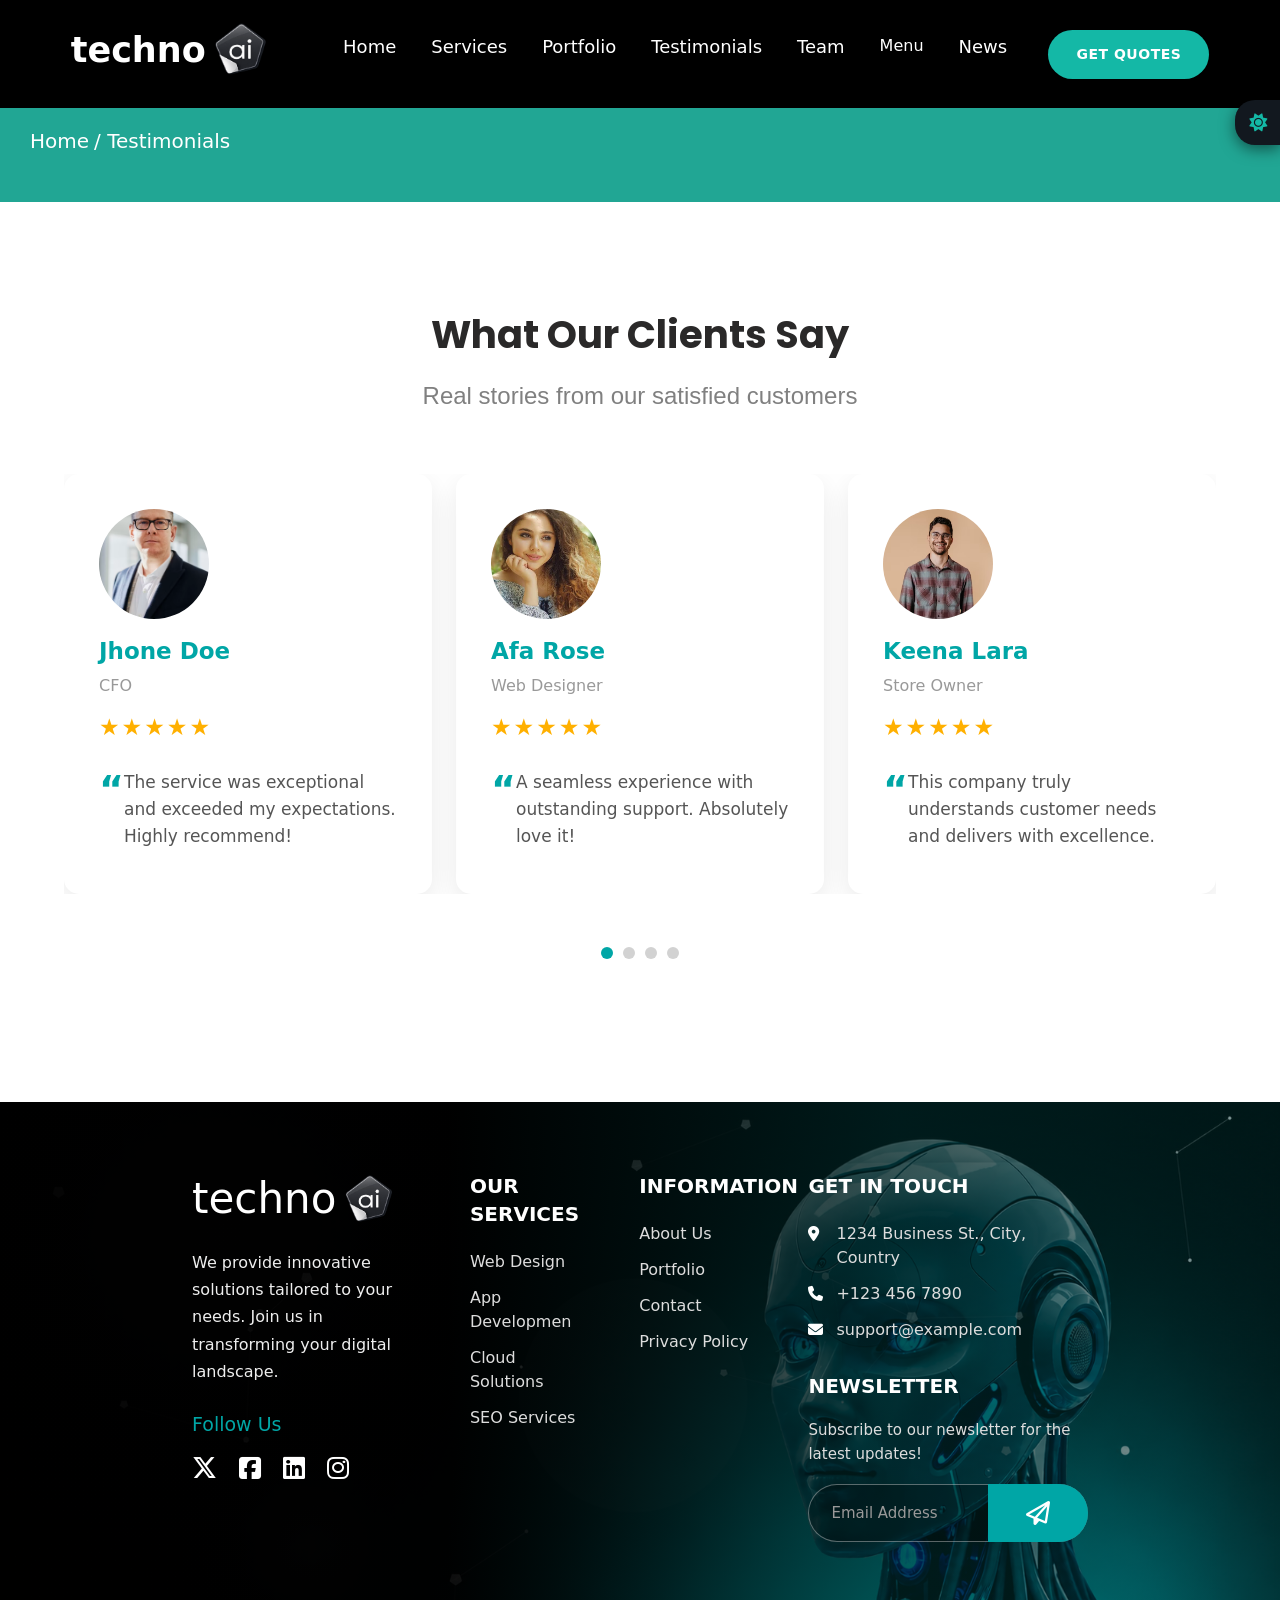
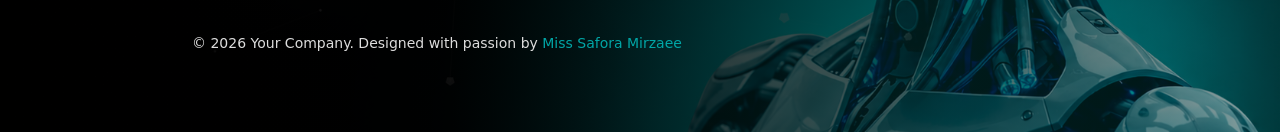
<file: testimonials.html>
<!DOCTYPE html>
<html lang="en">

<head>
    <meta charset="UTF-8">
    <meta name="viewport" content="width=device-width, initial-scale=1.0">

    <title> Testimonials</title>
    <!-- Favicon Link -->
    <link rel="icon" href="images/ai-icon.png">

    <!-- CSS -->
    <link rel="stylesheet" href="/CSS/testimonials.css">

    <!-- Font Awesome -->
    <link rel="stylesheet"
        href="https://cdnjs.cloudflare.com/ajax/libs/font-awesome/6.5.2/css/all.min.css">

    <!-- Poppins Font -->
    <link href="https://fonts.googleapis.com/css2?family=Poppins:wght@400;500;600;700&display=swap"
        rel="stylesheet">

    <!-- Bootstrap CSS -->
    <link rel="stylesheet"
        href="https://cdn.jsdelivr.net/npm/bootstrap@5.3.8/dist/css/bootstrap.min.css">

</head>

<body>

    <!--  Heading strart...  -->

    <header id="header">

        <!-- Logo -->
        <div id="logo">
            <h1>
                techno
                <img src="images/ai-icon.png" alt="AI Icon">
            </h1>
        </div>


        <!-- Navigation -->
        <nav id="nav-menu">

            <ul>

                <li> <a href="./index.html">Home</a></li>
                <li> <a href="./services.html">Services</a> </li>
                <li> <a href="./portfolio.html">Portfolio</a> </li>
                <li> <a href="./testimonials.html">Testimonials</a> </li>
                <li> <a href="team.html">Team</a> </li>

                <!-- Dropdown -->
                <li class="has-dropdown" <a href="#"> Menu</a>
                    <ul>
                        <li> <a href="about.html">About</a> </li>
                        <li> <a href="pricing.html">Pricing</a> </li>
                        <li> <a href="question.html">FAQs</a> </li>
                        <li> <a href="terms.html">Terms & Conditions</a> </li>
                        <li> <a href="privacy.html">Privacy Policy</a> </li>
                        <li> <a href="blog.html">Blogs</a> </li>
                        <li> <a href="page.html">Blog Detail Page</a> </li>
                    </ul>
                </li>
                <li> <a href="blog.html">News</a> </li>
            </ul>

        </nav>


        <!-- Burger Menu -->
        <button id="hamburger" aria-label="Toggle menu">
            <i class="fa-solid fa-bars"></i>
        </button>


        <!-- Dark / Light Mode -->
        <button id="dark" onclick="darkThem()">
            <i class="fa-solid fa-sun" id="them-icon"></i>
        </button>

        <!-- Quote Button -->
        <button id="quote-btn"> <a href="get.html">GET QUOTES</a></button>

    </header>

    <!--  End of header   -->


    <!--  Start of Main Section  -->

    <main>

        <!-- Page Header -->
        <div class="header-2">
            <a href="index.html"> Home </a>
            <p> / Testimonials </p>
        </div>


        <!-- Testimonials Section Started -->

<section id="testimonials">

    <div class="discribtion">
        <h1>What Our Clients Say</h1>
        <p>Real stories from our satisfied customers</p>
    </div>


    <!-- Bootstrap Carousel -->

    <div id="testimonialCarousel"
         class="carousel slide"
         data-bs-ride="carousel"
         data-bs-interval="4000">

        <!-- Small Buttons -->

        <div class="carousel-indicators">

            <button type="button"
                    data-bs-target="#testimonialCarousel"
                    data-bs-slide-to="0"
                    class="active"
                    aria-current="true">
            </button>

            <button type="button"
                    data-bs-target="#testimonialCarousel"
                    data-bs-slide-to="1">
            </button>

            <button type="button"
                    data-bs-target="#testimonialCarousel"
                    data-bs-slide-to="2">
            </button>

            <button type="button"
                    data-bs-target="#testimonialCarousel"
                    data-bs-slide-to="3">
            </button>

        </div>


        <!-- Carousel Content -->

        <div class="carousel-inner">


            <!-- Slide 1 -->

            <div class="carousel-item active">
                <div class="row g-4 justify-content-center">


                    <!-- Jhone -->

                    <div class="col-12 col-md-4">
                        <div class="testimonial-boxes">
                            <img src="/images/jhone.avif" alt="Jhone Doe">
                            <span class="name">Jhone Doe </span>
                            <span class="position"> CFO </span>
                            <span class="stars"> ★★★★★ </span>

                            <p> The service was exceptional and exceeded my expectations. Highly recommend! </p>

                        </div>

                    </div>


                    <!-- Afa -->

                    <div class="col-12 col-md-4">

                        <div class="testimonial-boxes">

                            <img src="/images/rose.jpg" alt="Afa Rose">
                            <span class="name"> Afa Rose </span>
                            <span class="position"> Web Designer </span>
                            <span class="stars"> ★★★★★ </span>

                            <p> A seamless experience with outstanding support. Absolutely love it! </p>

                        </div>

                    </div>


                    <!-- Keena -->

                    <div class="col-12 col-md-4">
                        <div class="testimonial-boxes">

                            <img src="/images/lara.avif" alt="Keena Lara">
                            <span class="name"> Keena Lara </span>
                            <span class="position"> Store Owner </span>

                            <span class="stars"> ★★★★★ </span>

                            <p> This company truly understands customer needs and delivers with excellence. </p>

                        </div>
                    </div>
                </div>
            </div>


            <!-- Slide 2 -->

            <div class="carousel-item">
                <div class="row g-4 justify-content-center">


                    <!-- Fizzi -->

                    <div class="col-12 col-md-4">
                        <div class="testimonial-boxes">

                            <img src="/images/brandon.jpg" alt="Fizzi Brandon">
                            <span class="name"> Fizzi Brandon </span>
                            <span class="position"> Freelancer </span>
                            <span class="stars"> ★★★★★ </span>

                            <p> A top-notch experience with great attention to detail. Highly recommended! </p>

                        </div>

                    </div>


                    <!-- Jhone -->

                    <div class="col-12 col-md-4">

                        <div class="testimonial-boxes">

                            <img src="/images/jhone.avif" alt="Jhone Doe">
                            <span class="name"> Jhone Doe </span>
                            <span class="position"> CFO </span>
                            <span class="stars"> ★★★★★ </span>

                            <p> The service was exceptional and exceeded my expectations. Highly recommend! </p>

                        </div>
                    </div>


                    <!-- Afa -->

                    <div class="col-12 col-md-4">

                        <div class="testimonial-boxes">

                            <img src="/images/rose.jpg" alt="Afa Rose">
                            <span class="name"> Afa Rose </span>
                            <span class="position"> Web Designer </span>
                            <span class="stars"> ★★★★★ </span>

                            <p> A seamless experience with outstanding support. Absolutely love it! </p>

                        </div>
                    </div>
                </div>
            </div>


            <!-- Slide 3 -->

            <div class="carousel-item">

                <div class="row g-4 justify-content-center">


                    <!-- Keena -->

                    <div class="col-12 col-md-4">

                        <div class="testimonial-boxes">

                            <img src="/images/lara.avif" alt="Keena Lara"> 
                            <span class="name"> Keena Lara </span>
                            <span class="position">Store Owner</span>
                            <span class="stars"> ★★★★★ </span>

                            <p> This company truly understands customer needs and delivers with excellence. </p>

                        </div>
                    </div>


                    <!-- Fizzi -->

                    <div class="col-12 col-md-4">

                        <div class="testimonial-boxes">

                            <img src="/images/brandon.jpg" alt="Fizzi Brandon">
                            <span class="name"> Fizzi Brandon </span>
                            <span class="position"> Freelancer </span>
                            <span class="stars"> ★★★★★ </span>

                            <p> A top-notch experience with great attention to detail. Highly recommended! </p>

                        </div>
                    </div>


                    <!-- Jhone -->

                    <div class="col-12 col-md-4">

                        <div class="testimonial-boxes">

                            <img src="/images/jhone.avif" alt="Jhone Doe">
                            <span class="name"> Jhone Doe </span>
                            <span class="position">CFO </span>
                            <span class="stars"> ★★★★★ </span>

                            <p> The service was exceptional and exceeded my expectations. Highly recommend! </p>

                        </div>
                    </div>
                </div>
            </div>


            <!-- Slide 4 -->

            <div class="carousel-item">

                <div class="row g-4 justify-content-center">

                    <div class="col-12 col-md-4">

                        <div class="testimonial-boxes">

                            <img src="/images/rose.jpg" alt="Afa Rose">
                            <span class="name"> Afa Rose </span>
                            <span class="position"> Web Designer </span>
                            <span class="stars"> ★★★★★ </span>

                            <p> A seamless experience with outstanding support. Absolutely love it! </p>

                        </div>
                    </div>


                    <!-- Keena -->

                    <div class="col-12 col-md-4">

                        <div class="testimonial-boxes">

                            <img src="/images/lara.avif" alt="Keena Lara">
                            <span class="name">  Keena Lara </span>
                            <span class="position"> Store Owner </span>
                            <span class="stars"> ★★★★★ </span>

                            <p>  This company truly understands customer needs and delivers with excellence. </p>

                        </div>
                    </div>



                    <div class="col-12 col-md-4">

                        <div class="testimonial-boxes">

                            <img src="/images/brandon.jpg" alt="Fizzi Brandon">
                            <span class="name"> Fizzi Brandon </span>
                            <span class="position"> Freelancer </spa
                            <span class="stars"> ★★★★★ </span>

                            <p> A top-notch experience with great attention to detail. Highly recommended! </p>

                        </div>
                    </div>
                </div>
            </div>
        </div>

    </div>
</section>

<!-- End of Testimonials---  -->


        <!--  Footer Section Started  -->

        <footer id="footer">
            <div class="footer-container">
                <div class="footer-logo">

                    <h1> techno <img src="images/ai-icon.png"  alt="AI Icon"> </h1>
                    <p> We provide innovative solutions tailored to your needs. Join us in transforming your digital landscape. </p>


                    <!-- Social Media -->

                    <div class="social-media-footer">

                        <h3> Follow Us </h3>

                        <div class="social-icons">
                            <i class="fa-brands fa-x-twitter"></i>
                            <i class="fa-brands fa-square-facebook"></i>
                            <i class="fa-brands fa-linkedin"></i>
                            <i class="fa-brands fa-instagram"></i>
                        </div>
                    </div>
                </div>


                <!-- Services -->

                <div class="footer-box">
                    <h2> Our Services </h2>

                    <ul>
                        <li> Web Design </li>
                        <li> App Developmen </li>
                        <li> Cloud Solutions </li>
                        <li> SEO Services </li>
                    </ul>
                </div>


                <!-- Information -->

                <div class="footer-box">

                    <h2> Information </h2>

                    <ul>
                        <li> About Us </li>
                        <li> Portfolio </li>
                        <li> Contact </li>
                        <li> Privacy Policy </li>

                    </ul>

                </div>


                <!-- Get In Touch -->

                <div class="footer-box contact-box">

                    <h2> Get In Touch </h2>
                    <ul class="contact-list">
                        <li>
                            <i class="fa-solid fa-location-dot"></i>
                            <span> 1234 Business St., City, Country </span>
                        </li>


                        <li>
                            <i class="fa-solid fa-phone"></i>
                            <span> +123 456 7890 </span>

                        </li>
                        <li> <i class="fa-solid fa-envelope"></i> <span> support@example.com </span> </li>

                    </ul>


                    <!-- Newsletter -->

                    <div class="newsletter">

                        <h2> Newsletter </h2>
                        <p> Subscribe to our newsletter for the latest updates! </p>

                        <div class="newsletter-form">

                            <input type="email" placeholder="Email Address">
                            <button type="submit"><i class="fa-regular fa-paper-plane"></i> </button>
                      
                            </div>
                     </div>
              </div>
     </div>


            <!-- Copyright -->

            <div class="copy">

                <p>  © 2026 Your Company. Designed with passion by
                    <span>  Miss Safora Mirzaee </span>
                </p>

            </div>

        </footer>

        <!-- End of footer section -->

    </main>


    <!-- Scripts  -->


    <!-- Bootstrap JavaScript -->
    <script src="https://cdn.jsdelivr.net/npm/bootstrap@5.3.8/dist/js/bootstrap.bundle.min.js"></script>

    <!-- Your JavaScript -->
    <script src="JS/testimonials.js"></script>

</body>

</html>
</file>
<file: CSS/about.css>
* {
    margin: 0;
    padding: 0;
    box-sizing: border-box;
}

header {
    width: 100%;
    background-color: #0b0f14;
    color: white;
    display: flex;
    justify-content: space-around;
    align-items: center;
    padding: 20px 50px;
    position: fixed;
    top: 0;
    left: 0;
    z-index: 1000;
    transition: background-color 0.3s ease,  color 0.3s ease;
}

#logo h1 {
    display: flex;
    align-items: center;
    gap: 4px;
    font-size: 35px;
    font-weight: 600;
    color: white;
}

#logo img {
    width: 60px;
    height: 60px;
    object-fit: contain;
}

#nav-menu > ul {
    display: flex;
    align-items: center;
    gap: 35px;
    list-style: none;
}

#nav-menu ul li {
    position: relative;
}

#nav-menu ul li a {
    text-decoration: none;
    color: white;
    font-size: 18px;
    font-weight: 500;
    cursor: pointer;
    transition: color 0.3s ease;
}


#nav-menu ul li a:hover {
    color: #2dd4bf;
}


#nav-menu .has-dropdown > a::after {
    content: "\f078";
    font-family: "Font Awesome 6 Free";
    font-weight: 900;
    font-size: 12px;
    margin-left: 7px;
    display: inline-block;
    transition: transform 0.3s ease;
}


#nav-menu .has-dropdown.active > a::after {
    transform: rotate(180deg);
}


#nav-menu .has-dropdown > ul {
    display: none;
    position: absolute;
    top: 140%;
    left: 0;
    min-width: 210px;
    padding: 10px 0;
    list-style: none;
    flex-direction: column;
    background-color: #12181f;
    border-radius: 8px;
    box-shadow: 0 10px 25px rgba(0, 0, 0, 0.4);
    z-index: 2000;
}

#nav-menu .has-dropdown.active > ul {
    display: flex;
}

#nav-menu .has-dropdown > ul li {
    width: 100%;
    padding: 3px 10px;
}

#nav-menu .has-dropdown > ul li a {
    display: block;
    width: 100%;
    padding: 10px;
    font-size: 16px;
}

#nav-menu .has-dropdown > ul li a:hover {
    color: #2dd4bf;
}

#quote-btn {
    padding: 0;
    border: none;
    border-radius: 50px;
    background-color: #14b8a6;
    cursor: pointer;
    transition: all 0.7s;
}

#quote-btn a {
    display: block;
    padding: 14px 28px;
    color: white;
    font-size: 14px;
    font-weight: 700;
    letter-spacing: 0.5px;
    text-decoration: none;
}

#quote-btn:hover {
    background-color: #0d9488;
    transform: translateY(-2px);
}

#hamburger {
    display: none;
    background: none;
    border: none;
    color: white;
    font-size: 26px;
    cursor: pointer;
    position: relative;
    z-index: 3000;
}


#dark {
    position: fixed;
    top: 100px;
    right: 0;
    width: 45px;
    height: 45px;
    border: none;
    border-radius: 20px 0 0 20px;
    background-color: #12181f;
    color: #14b8a6;
    cursor: pointer;
    font-size: 18px;
    display: flex;
    align-items: center;
    justify-content: center;
    box-shadow: 0 4px 15px rgba(0, 0, 0, 0.5);
    z-index: 3000;
    transition: background-color 0.3s ease, color 0.3s ease;
}

#dark:hover {
    background-color: #14b8a6;
    color: white;
}



@media (max-width: 1000px) {

    header {
        justify-content: space-between;
        padding: 18px 25px;
    }


    #nav-menu {
        display: none;
        position: absolute;
        top: 100%;
        left: 0;
        width: 100%;
        background-color: #12181f;
        padding: 20px;
        box-shadow: 0 10px 25px rgba(0, 0, 0, 0.4);
        z-index: 2000;
    }

    /* Show Mobile Navigation */

    #nav-menu.active {
        display: block;
    }


    #nav-menu > ul {
        flex-direction: column;
        align-items: stretch;
        gap: 0;
        width: 100%;
    }

    #nav-menu > ul > li {
        width: 100%;
    }

    #nav-menu > ul > li > a {
        display: block;
        width: 100%;
        padding: 14px 10px;
    }

    #hamburger {
        display: block;
    }

    #quote-btn {
        display: none;
    }

    #nav-menu .has-dropdown > ul {
        position: static;
        width: 100%;
        min-width: auto;
        margin-top: 5px;
        box-shadow: none;
        border-radius: 5px;
    }


    /* Show Mobile Dropdown */

    #nav-menu .has-dropdown.active > ul {
        display: flex;
    }

    body.light-mode #nav-menu {
        background-color: white;
    }

    body.light-mode #nav-menu > ul > li > a {
        color: #111;
    }


    body.light-mode #nav-menu > ul > li > a:hover {
        color: #0d9488;
    }
}

   /* SMALL MOBILE */
@media (max-width: 600px) {

    header {
        padding: 15px 18px;
    }
    #logo h1 {
        font-size: 27px;
    }

    #logo img {
        width: 45px;
        height: 45px;
    }

    #hamburger {
        font-size: 24px;
    }

    #dark {
        top: 90px;
        width: 40px;
        height: 40px;
    }
}

main{
    margin-top: 96px;
}
.header-2{
    background-color: #08a5a5;
    padding: 30px;
    display: flex;
}

.header-2 a{
    text-decoration: none;
    color: white;
    padding-right: 5px;
    font-size: 20px;
    transition: all 0.7s;
}

.header-2 a:hover{
    color: #72e9db;
    text-decoration: underline;
}
.header-2 p{
    font-size: 20px;
    color: white;
}

/* About Section  */

#about {
    width: 100%;
    min-height: 100vh;
    background-image: url("/images/testemonial-bgc.png");
    background-attachment: fixed;
    background-size: cover;
    background-position: center;
    position: relative;
    overflow: hidden;
}

.shadow {
    width: 100%;
    min-height: 100vh;
    padding: 40px 20px 70px;
    background-color: rgba(255, 255, 255, 0.03);
}

.discribtion {
    text-align: center;
    padding: 20px 10px 50px;
}

.discribtion h1 {
    font-size: 2.4rem;
    color: rgb(42, 41, 41);
    font-family: "Poppins", sans-serif;
    font-weight: 700;
    margin-bottom: 15px;
}

.discribtion p {
    color: gray;
    font-size: 20px;
    margin: 0;
    font-family: Arial, Helvetica, sans-serif;
}

.general {
    width: 100%;
    max-width: 1250px;
    margin: 0 auto;
    display: flex;
    justify-content: center;
    align-items: flex-start;

    gap: 40px;
}

.first-part,
.second-part {
    width: 50%;
}

/* Boxes  */

.boxes {
    width: 100%;
    min-height: 150px;
    display: flex;
    align-items: center;
    gap: 25px;
    padding: 20px 10px;
    transition: 0.3s ease;
}


.first-part .boxes {
    justify-content: flex-end;
    text-align: right;
}

.second-part .boxes {
    justify-content: flex-start;
    text-align: left;
}


.text-part {
    flex: 1;
    min-width: 0;
}

.text-part h2 {
    margin: 0 0 12px;
    font-family: "Poppins", sans-serif;
    font-size: 1.8rem;
    font-weight: 500;
    color: #0ca89e;
}

.text-part p {
    margin: 0;
    font-family: "Poppins", sans-serif;
    font-size: 1rem;
    line-height: 1.8;
    color: #777;
}


.icons {
    width: 65px;
    height: 65px;
    min-width: 65px;
    flex-shrink: 0;
    border-radius: 50%;
    display: flex;
    align-items: center;
    justify-content: center;
    color: white;
    box-shadow: 0 8px 20px rgba(0, 0, 0, 0.12);
    transition: 0.4s ease;
}

.icons svg {
    width: 35px;
    height: 35px;
}

.experience-icon {
    background: #1677ff;
}

.products-icon {
    background: #747d85;
}

.approach-icon {
    background: #15945d;
}

.pricing-icon {
    background: #e83b4d;
}

.delivery-icon {
    background: #ffb900;
}

.support-icon {
    background: #16bde3;
}

.icons:hover {
    transform: translateY(-7px) scale(1.08);
    box-shadow: 0 12px 25px rgba(0, 0, 0, 0.18);
}

.boxes:hover .text-part h2 {
    color: #087f79;
}

/* Tablet  */

@media (max-width: 900px) {

    #about {
        background-attachment: scroll;
    }

    .shadow {
        min-height: auto;
        padding: 50px 30px 70px;
    }

    .discribtion {
        padding: 20px 10px 40px;
    }

    .discribtion h1 {
        font-size: 2.2rem;
    }

    .discribtion p {
        font-size: 18px;
    }
    .general {
        width: 100%;
        max-width: 700px;
        display: flex;
        flex-direction: column;
        gap: 0;
    }

    .first-part,
    .second-part {
        width: 100%;
    }

    .first-part .boxes,
    .second-part .boxes {
        width: 100%;
        justify-content: flex-start;
        text-align: left;
        padding: 22px 0;
        gap: 20px;
    }


    .boxes {
        min-height: auto;
    }


    .text-part {
        width: auto;
        flex: 1;
        min-width: 0;
    }

    .text-part h2 {
        font-size: 1.4rem;
        margin-bottom: 8px;
    }

    .text-part p {
        font-size: 0.95rem;
        line-height: 1.6;
    }


    .icons {
        width: 55px;
        height: 55px;
        min-width: 55px;
    }

    .icons svg {
        width: 30px;
        height: 30px;
    }
}

/* Mobile  */

@media (max-width: 600px) {

    #about {
        min-height: auto;
    }

    .shadow {
        min-height: auto;
        padding: 40px 18px 60px;
    }


    .discribtion {
        padding: 15px 5px 30px;
    }

    .discribtion h1 {
        font-size: 1.9rem;
    }

    .discribtion p {
        font-size: 16px;
        line-height: 1.6;
        margin: 0;
    }


    .general {
        width: 100%;
        max-width: 100%;

        display: flex;
        flex-direction: column;

        gap: 0;
    }

    .first-part,
    .second-part {
        width: 100%;
    }

    .first-part .boxes,
    .second-part .boxes {
        width: 100%;
        display: flex;
        flex-direction: row;
        align-items: flex-start;
        justify-content: flex-start;
        text-align: left;
        gap: 14px;
        padding: 20px 0;
    }


    .boxes {
        min-height: auto;
    }


    .text-part {
        flex: 1;
        width: auto;
        min-width: 0;
    }


    .text-part h2 {
        font-size: 1.2rem;
        line-height: 1.4;
        margin-bottom: 6px;
    }


    .text-part p {
        font-size: 0.85rem;
        line-height: 1.6;
    }


    .icons {
        width: 48px;
        height: 48px;
        min-width: 48px;
        flex-shrink: 0;
    }

    .icons svg {
        width: 24px;
        height: 24px;
    }
}


@media (max-width: 400px) {

    .shadow {
        padding-left: 15px;
        padding-right: 15px;
    }

    .first-part .boxes,
    .second-part .boxes {
        gap: 12px;
        padding: 18px 0;
    }

    .icons {
        width: 44px;
        height: 44px;
        min-width: 44px;
    }

    .icons svg {
        width: 22px;
        height: 22px;
    }

    .text-part h2 {
        font-size: 1.1rem;
    }

    .text-part p {
        font-size: 0.8rem;
    }
}

/* Footer Section */

#footer {
    width: 100%;
    min-height: 630px;
    padding: 70px 15% 30px;
    box-sizing: border-box;
    color: #ffffff;
    background-color: #000000;
    background-image: linear-gradient(90deg, rgba(0, 0, 0, 0.98) 0%, rgba(0, 0, 0, 0.92) 35%, rgba(0, 35, 35, 0.75) 70%, rgba(0, 50, 50, 0.45) 100% ), url("../AI-robot.png");
    background-size: cover;
    background-position: center;
    background-repeat: no-repeat;
}

.footer-container {
    width: 100%;
    display: flex;
    align-items: flex-start;
    justify-content: space-between;
    gap: 45px;
    box-sizing: border-box;
}

.footer-logo {
    flex: 1.5;
    min-width: 0;
}

.footer-logo h1 {
    margin: 0 0 22px;
    display: flex;
    align-items: center;
    font-size: 42px;
    font-weight: 400;
    color: #ffffff;
}

.footer-logo h1 img {
    width: 55px;
    height: 55px;
    margin-left: 5px;
    object-fit: contain;
}

.footer-logo > p {
    max-width: 380px;
    margin: 0;
    color: #eeeeee;
    font-size: 16px;
    line-height: 1.7;
}


.footer-box {
    flex: 0.8;
    min-width: 0;
}

.footer-box.contact-box {
    flex: 1.8;
    min-width: 0;
}

.footer-box h2 {
    margin: 0 0 22px;
    color: #ffffff;
    font-size: 20px;
    font-weight: 600;
    line-height: 1.4;
    text-transform: uppercase;
}

.footer-box ul {
    margin: 0;
    padding: 0;
    list-style: none;
}

.footer-box ul li {
    margin: 0 0 12px;
    padding: 0;
    color: #dddddd;
    font-size: 16px;
    line-height: 1.5;
    list-style: none;
    cursor: pointer;
    transition: 0.3s;
}

.footer-box ul li:last-child {
    margin-bottom: 0;
}

.footer-box ul li:hover {
    color: palevioletred;
    transform: translateX(4px);
}

.contact-list li {
    display: flex;
    align-items: flex-start;
    gap: 10px;
    margin-bottom: 12px !important;
}

.contact-list li i {
    width: 18px;
    flex-shrink: 0;
    margin-top: 4px;
    color: #ffffff;
    font-size: 15px;
}

.contact-list li span {
    flex: 1;
    line-height: 1.5;
}


.social-media-footer {
    margin-top: 28px;
}

.social-media-footer h3 {
    margin: 0 0 20px;
    color: #00a6a6;
    font-size: 19px;
    font-weight: 500;
}

.social-icons {
    display: flex;
    align-items: center;
    gap: 22px;
}

.social-icons i {
    color: #ffffff;
    font-size: 25px;
    cursor: pointer;
    transition: 0.3s;
}

.social-icons i:hover {
    color: palevioletred;
    transform: translateY(-3px);
}

.newsletter {
    width: 100%;
    margin-top: 30px;
}

.newsletter h2 {
    margin-bottom: 18px;
}

.newsletter p {
    width: 100%;
    max-width: 430px;
    margin: 0 0 18px;
    color: #dddddd;
    font-size: 15px;
    line-height: 1.6;
}

.newsletter-form {
    position: relative;
    width: 100%;
    max-width: 430px;
}

.newsletter-form input {
    width: 100%;
    height: 58px;
    padding: 0 110px 0 22px;
    box-sizing: border-box;
    border: 1px solid rgba(255, 255, 255, 0.35);
    border-radius: 35px;
    outline: none;
    background-color: rgba(0, 0, 0, 0.25);
    color: #ffffff;
    font-size: 15px;
    transition: 0.3s;
}

.newsletter-form input::placeholder {
    color: #999999;
}

.newsletter-form input:focus {
    border-color: #00a6a6;
    box-shadow: 0 0 10px rgba(0, 166, 166, 0.25);
}


.newsletter-form button {
    position: absolute;
    top: 0;
    right: 0;
    width: 100px;
    height: 58px;
    display: flex;
    align-items: center;
    justify-content: center;
    border: none;
    border-radius: 0 35px 35px 0;
    background-color: #00a6a6;
    color: #ffffff;
    font-size: 24px;
    cursor: pointer;
    transition: 0.3s;
}

.newsletter-form button:hover {
    background-color: palevioletred;
}

.copy {
    margin-top: 90px;
    padding-bottom: 10px;
}

.copy p {
    margin: 0;
    color: #dddddd;
    font-size: 14px;
    line-height: 1.6;
}

.copy span {
    color: #00a6a6;
}

/* Responsive for diffrent devices */
@media (min-width: 1400px) {
    #footer {
        padding-left: 17%;
        padding-right: 17%;
    }

    .footer-container {
        gap: 55px;
    }
    .footer-logo {
        flex: 1.5;
    }
    .footer-box {
        flex: 0.8;
    }
    .footer-box.contact-box {
        flex: 2;
    }
    .newsletter-form {
        max-width: 450px;
    }
}

@media (max-width: 1200px) {
    #footer {
        padding-left: 8%;
        padding-right: 8%;
    }
    .footer-container {
        gap: 30px;
    }

    .footer-logo {
        flex: 1.4;
    }
    .footer-box {
        flex: 0.8;
    }

    .footer-box.contact-box {
        flex: 1.8;
    }
    .footer-logo h1 {
        font-size: 36px;
    }

    .footer-logo h1 img {
        width: 48px;
        height: 48px;
    }

    .footer-logo > p {
        max-width: 290px;
        font-size: 14px;
    }

    .footer-box h2 {
        font-size: 18px;
    }

    .footer-box ul li {
        font-size: 14px;
        margin-bottom: 10px;
    }

    .newsletter p {
        font-size: 14px;
    }

    .newsletter-form {
        max-width: 100%;
    }

    .newsletter-form input {
        height: 55px;
        padding-left: 18px;
        padding-right: 95px;
    }

    .newsletter-form button {
        width: 85px;
        height: 55px;
    }

    .copy {
        margin-top: 70px
    }
}

/* Tablet */
@media (max-width: 900px) {

    #footer {
        min-height: auto;
        padding: 60px 7% 35px;
    }

    .footer-container {
        flex-wrap: wrap;
        gap: 40px 25px;
    }

    .footer-logo {
        flex: 0 0 45%;
    }

    .footer-box {
        flex: 0 0 20%;
    }

    .footer-box.contact-box {
        flex: 0 0 45%;
    }

    .newsletter {
        margin-top: 25px;
    }

    .copy {
        margin-top: 60px;
    }
}



   /* mobile  */

@media (max-width: 700px) {

    #footer {
        padding: 50px 8% 30px;
        background-position: center;
    }

    .footer-container {
        display: flex;
        flex-direction: column;
        gap: 38px;
    }

    .footer-logo,
    .footer-box,
    .footer-box.contact-box {
        width: 100%;
        flex: none;
    }

    .footer-logo h1 {
        font-size: 34px;
    }

    .footer-logo h1 img {
        width: 45px;
        height: 45px;
    }

    .footer-logo > p {
        max-width: 100%;
        font-size: 15px;
    }

    .footer-box h2 {
        font-size: 20px;
        margin-bottom: 18px;
    }

    .footer-box ul li {
        margin-bottom: 10px;
        font-size: 15px;
    }

    .contact-list li {
        margin-bottom: 10px !important;
    }

    .social-media-footer {
        margin-top: 25px;
    }

    .social-icons {
        gap: 20px;
    }

    .social-icons i {
        font-size: 23px;
    }

    .newsletter {
        margin-top: 30px;
    }

    .newsletter p {
        max-width: 100%;
    }

    .newsletter-form {
        max-width: 100%;
    }

    .copy {
        margin-top: 50px;
        text-align: center;
    }

    .copy p {
        font-size: 13px;
    }
}



  /* Small Mobile */

@media (max-width: 450px) {

    #footer {
        padding-left: 6%;
        padding-right: 6%;
    }

    .footer-logo h1 {
        font-size: 30px;
    }

    .footer-logo h1 img {
        width: 40px;
        height: 40px;
    }

    .social-icons {
        gap: 18px;
    }

    .social-icons i {
        font-size: 22px;
    }

    .newsletter-form input {
        height: 54px;
        padding-left: 18px;
        padding-right: 85px;
        font-size: 14px;
    }

    .newsletter-form button {
        width: 75px;
        height: 54px;
    }
}

/* Dark mode codes */

body.dark {
    background-color: #000;
    color: white;
}

body.dark #about .shadow {
    background-color: #000000d4;
    color: white;
}

body.dark #about .discribtion h1 {
    color: white;
}

body.dark #about .discribtion p {
    color: #aaa;
}

body.dark #about .boxes {
    background-color: #000;
    color: white;
}

body.dark #about .text-part h2 {
    color: #14b8a6;
}

body.dark #about .text-part p {
    color: #bdbdbd;
}

body.dark #about .boxes:hover .text-part h2 {
    color: #2dd4bf;
}

body.dark #about .icons {
    box-shadow: 0 8px 25px #333;
}


/* Scrollbar */
::-webkit-scrollbar {
    width: 10px;
}

::-webkit-scrollbar-track {
    background: #f1f1f1;
}

::-webkit-scrollbar-thumb {
    background: #0d9488;
    border-radius: 10px;
}

::-webkit-scrollbar-thumb:hover {
    background: #0f766e;
}
</file>
<file: CSS/blog.css>
* {
    margin: 0;
    padding: 0;
    box-sizing: border-box;
}

header {
    width: 100%;
    background-color: #0b0f14;
    color: white;
    display: flex;
    justify-content: space-around;
    align-items: center;
    padding: 20px 50px;
    position: fixed;
    top: 0;
    left: 0;
    z-index: 1000;
    transition: background-color 0.3s ease,  color 0.3s ease;
}

#logo h1 {
    display: flex;
    align-items: center;
    gap: 4px;
    font-size: 35px;
    font-weight: 600;
    color: white;
}

#logo img {
    width: 60px;
    height: 60px;
    object-fit: contain;
}

#nav-menu > ul {
    display: flex;
    align-items: center;
    gap: 35px;
    list-style: none;
}

#nav-menu ul li {
    position: relative;
}

#nav-menu ul li a {
    text-decoration: none;
    color: white;
    font-size: 18px;
    font-weight: 500;
    cursor: pointer;
    transition: color 0.3s ease;
}


#nav-menu ul li a:hover {
    color: #2dd4bf;
}


#nav-menu .has-dropdown > a::after {
    content: "\f078";
    font-family: "Font Awesome 6 Free";
    font-weight: 900;
    font-size: 12px;
    margin-left: 7px;
    display: inline-block;
    transition: transform 0.3s ease;
}


#nav-menu .has-dropdown.active > a::after {
    transform: rotate(180deg);
}


#nav-menu .has-dropdown > ul {
    display: none;
    position: absolute;
    top: 140%;
    left: 0;
    min-width: 210px;
    padding: 10px 0;
    list-style: none;
    flex-direction: column;
    background-color: #12181f;
    border-radius: 8px;
    box-shadow: 0 10px 25px rgba(0, 0, 0, 0.4);
    z-index: 2000;
}

#nav-menu .has-dropdown.active > ul {
    display: flex;
}

#nav-menu .has-dropdown > ul li {
    width: 100%;
    padding: 3px 10px;
}

#nav-menu .has-dropdown > ul li a {
    display: block;
    width: 100%;
    padding: 10px;
    font-size: 16px;
}

#nav-menu .has-dropdown > ul li a:hover {
    color: #2dd4bf;
}

#quote-btn {
    padding: 0;
    border: none;
    border-radius: 50px;
    background-color: #14b8a6;
    cursor: pointer;
    transition: all 0.7s;
}

#quote-btn a {
    display: block;
    padding: 14px 28px;
    color: white;
    font-size: 14px;
    font-weight: 700;
    letter-spacing: 0.5px;
    text-decoration: none;
}

#quote-btn:hover {
    background-color: #0d9488;
    transform: translateY(-2px);
}

#hamburger {
    display: none;
    background: none;
    border: none;
    color: white;
    font-size: 26px;
    cursor: pointer;
    position: relative;
    z-index: 3000;
}


#dark {
    position: fixed;
    top: 100px;
    right: 0;
    width: 45px;
    height: 45px;
    border: none;
    border-radius: 20px 0 0 20px;
    background-color: #12181f;
    color: #14b8a6;
    cursor: pointer;
    font-size: 18px;
    display: flex;
    align-items: center;
    justify-content: center;
    box-shadow: 0 4px 15px rgba(0, 0, 0, 0.5);
    z-index: 3000;
    transition: background-color 0.3s ease, color 0.3s ease;
}

#dark:hover {
    background-color: #14b8a6;
    color: white;
}



@media (max-width: 1000px) {

    header {
        justify-content: space-between;
        padding: 18px 25px;
    }


    #nav-menu {
        display: none;
        position: absolute;
        top: 100%;
        left: 0;
        width: 100%;
        background-color: #12181f;
        padding: 20px;
        box-shadow: 0 10px 25px rgba(0, 0, 0, 0.4);
        z-index: 2000;
    }

    /* Show Mobile Navigation */

    #nav-menu.active {
        display: block;
    }


    #nav-menu > ul {
        flex-direction: column;
        align-items: stretch;
        gap: 0;
        width: 100%;
    }

    #nav-menu > ul > li {
        width: 100%;
    }

    #nav-menu > ul > li > a {
        display: block;
        width: 100%;
        padding: 14px 10px;
    }

    #hamburger {
        display: block;
    }

    #quote-btn {
        display: none;
    }

    #nav-menu .has-dropdown > ul {
        position: static;
        width: 100%;
        min-width: auto;
        margin-top: 5px;
        box-shadow: none;
        border-radius: 5px;
    }


    /* Show Mobile Dropdown */

    #nav-menu .has-dropdown.active > ul {
        display: flex;
    }

    body.light-mode #nav-menu {
        background-color: white;
    }

    body.light-mode #nav-menu > ul > li > a {
        color: #111;
    }


    body.light-mode #nav-menu > ul > li > a:hover {
        color: #0d9488;
    }
}

   /* SMALL MOBILE */
@media (max-width: 600px) {

    header {
        padding: 15px 18px;
    }
    #logo h1 {
        font-size: 27px;
    }

    #logo img {
        width: 45px;
        height: 45px;
    }

    #hamburger {
        font-size: 24px;
    }

    #dark {
        top: 90px;
        width: 40px;
        height: 40px;
    }
}

main{
    margin-top: 96px;
}
.header-2{
    background-color: #08a5a5;
    padding: 30px;
    display: flex;
}

.header-2 a{
    text-decoration: none;
    color: white;
    padding-right: 5px;
    font-size: 20px;
    transition: all 0.7s;
}

.header-2 a:hover{
    color: #72e9db;
    text-decoration: underline;
}
.header-2 p{
    font-size: 20px;
    color: white;
}

/* Blog Section  */

#blog {
    width: 100%;
    padding: 70px 8%;
}


.discribtion {
    padding: 15px 5px 30px;
    text-align: center;
}

.discribtion h1 {
    font-size: 1.9rem;
}

.discribtion p {
    font-size: 16px;
    line-height: 1.6;
    margin: 0;
}

.blog-continer {
    display: flex;
    justify-content: center;
    gap: 28px;
    margin-top: 80px;
}

.blog-box {
    width: 32%;
    background-color: white;
    border-radius: 15px;
    overflow: hidden;
    box-shadow: 0 10px 30px rgba(0, 0, 0, 0.08);
    transition: all 0.7s;
}

.blog-box:hover{
    transform: translateY(-8px);
    box-shadow: 0 10px 20px rgba(128, 128, 128, 0.59);
}

.blog-box img {
    width: 100%;
    height: 270px;
    display: block;
    object-fit: cover;
    transition: all 0.7s;
}

.blog-box img:hover{
    transform: scale(1.05);
}

.color-blog {
    display: inline-block;
    margin: 28px 32px 15px;
    padding: 11px 18px;
    background-color: #079b9b;
    color: white;
    border-radius: 25px;
    font-weight: bold;
    transition: all 0.7s;
}

.color-blog:active{
    background-color: #083935;
}

.blog-box h1 {
    margin: 15px 32px;
    font-size: 26px;
    line-height: 1.15;
    color: #333;
    transition: all 0.7s;
}

.blog-box h1:hover{
    color: palevioletred;
    transform: translateY(-5px);
}

.blog-box p {
    margin: 25px 32px 5px;
    font-weight: bold;
    color: #333;
}

.blog-date {
    display: block;
    margin: 0 32px 30px;
    color: #555;
}

/* Tablet */
@media (max-width: 1024px) {

    #blog {
        padding: 60px 5%;
    }

    .blog-continer {
        gap: 20px;
    }

    .blog-box {
        width: 32%;
    }

    .blog-box img {
        height: 220px;
    }

    .blog-box h1 {
        font-size: 22px;
    }

    .color-blog {
        margin: 25px 25px 15px;
        font-size: 14px;
    }

    .blog-box p,
    .blog-date {
        margin-left: 25px;
    }
}


/* Mobile */
@media (max-width: 768px) {

    .blog-continer {
        flex-direction: column;
        align-items: center;
        gap: 30px;
        margin-top: 50px;
    }

    .blog-box {
        width: 90%;
    }

    .blog-box img {
        height: 240px;
    }

    .blog-box h1 {
        font-size: 23px;
    }
}


/* Small Mobile */
@media (max-width: 480px) {

    #blog {
        padding: 50px 5%;
    }
    .blog-box {
        width: 100%;
    }
    .blog-box img {
        height: 200px;
    }

    .blog-box h1 {
        font-size: 20px;
    }

    .color-blog {
        margin: 20px 20px 10px;
        padding: 9px 15px;
        font-size: 13px;
    }

    .blog-box p,
    .blog-date {
        margin-left: 20px;
    }
}

/* Footer Section */

#footer {
    width: 100%;
    min-height: 630px;
    padding: 70px 15% 30px;
    box-sizing: border-box;
    color: #ffffff;
    background-color: #000000;
    background-image: linear-gradient(90deg, rgba(0, 0, 0, 0.98) 0%, rgba(0, 0, 0, 0.92) 35%, rgba(0, 35, 35, 0.75) 70%, rgba(0, 50, 50, 0.45) 100% ), url("../AI-robot.png");
    background-size: cover;
    background-position: center;
    background-repeat: no-repeat;
}

.footer-container {
    width: 100%;
    display: flex;
    align-items: flex-start;
    justify-content: space-between;
    gap: 45px;
    box-sizing: border-box;
}

.footer-logo {
    flex: 1.5;
    min-width: 0;
}

.footer-logo h1 {
    margin: 0 0 22px;
    display: flex;
    align-items: center;
    font-size: 42px;
    font-weight: 400;
    color: #ffffff;
}

.footer-logo h1 img {
    width: 55px;
    height: 55px;
    margin-left: 5px;
    object-fit: contain;
}

.footer-logo > p {
    max-width: 380px;
    margin: 0;
    color: #eeeeee;
    font-size: 16px;
    line-height: 1.7;
}


.footer-box {
    flex: 0.8;
    min-width: 0;
}

.footer-box.contact-box {
    flex: 1.8;
    min-width: 0;
}

.footer-box h2 {
    margin: 0 0 22px;
    color: #ffffff;
    font-size: 20px;
    font-weight: 600;
    line-height: 1.4;
    text-transform: uppercase;
}

.footer-box ul {
    margin: 0;
    padding: 0;
    list-style: none;
}

.footer-box ul li {
    margin: 0 0 12px;
    padding: 0;
    color: #dddddd;
    font-size: 16px;
    line-height: 1.5;
    list-style: none;
    cursor: pointer;
    transition: 0.3s;
}

.footer-box ul li:last-child {
    margin-bottom: 0;
}

.footer-box ul li:hover {
    color: palevioletred;
    transform: translateX(4px);
}

.contact-list li {
    display: flex;
    align-items: flex-start;
    gap: 10px;
    margin-bottom: 12px !important;
}

.contact-list li i {
    width: 18px;
    flex-shrink: 0;
    margin-top: 4px;
    color: #ffffff;
    font-size: 15px;
}

.contact-list li span {
    flex: 1;
    line-height: 1.5;
}


.social-media-footer {
    margin-top: 28px;
}

.social-media-footer h3 {
    margin: 0 0 20px;
    color: #00a6a6;
    font-size: 19px;
    font-weight: 500;
}

.social-icons {
    display: flex;
    align-items: center;
    gap: 22px;
}

.social-icons i {
    color: #ffffff;
    font-size: 25px;
    cursor: pointer;
    transition: 0.3s;
}

.social-icons i:hover {
    color: palevioletred;
    transform: translateY(-3px);
}

.newsletter {
    width: 100%;
    margin-top: 30px;
}

.newsletter h2 {
    margin-bottom: 18px;
}

.newsletter p {
    width: 100%;
    max-width: 430px;
    margin: 0 0 18px;
    color: #dddddd;
    font-size: 15px;
    line-height: 1.6;
}

.newsletter-form {
    position: relative;
    width: 100%;
    max-width: 430px;
}

.newsletter-form input {
    width: 100%;
    height: 58px;
    padding: 0 110px 0 22px;
    box-sizing: border-box;
    border: 1px solid rgba(255, 255, 255, 0.35);
    border-radius: 35px;
    outline: none;
    background-color: rgba(0, 0, 0, 0.25);
    color: #ffffff;
    font-size: 15px;
    transition: 0.3s;
}

.newsletter-form input::placeholder {
    color: #999999;
}

.newsletter-form input:focus {
    border-color: #00a6a6;
    box-shadow: 0 0 10px rgba(0, 166, 166, 0.25);
}


.newsletter-form button {
    position: absolute;
    top: 0;
    right: 0;
    width: 100px;
    height: 58px;
    display: flex;
    align-items: center;
    justify-content: center;
    border: none;
    border-radius: 0 35px 35px 0;
    background-color: #00a6a6;
    color: #ffffff;
    font-size: 24px;
    cursor: pointer;
    transition: 0.3s;
}

.newsletter-form button:hover {
    background-color: palevioletred;
}

.copy {
    margin-top: 90px;
    padding-bottom: 10px;
}

.copy p {
    margin: 0;
    color: #dddddd;
    font-size: 14px;
    line-height: 1.6;
}

.copy span {
    color: #00a6a6;
}

/* Responsive for diffrent devices */
@media (min-width: 1400px) {
    #footer {
        padding-left: 17%;
        padding-right: 17%;
    }

    .footer-container {
        gap: 55px;
    }
    .footer-logo {
        flex: 1.5;
    }
    .footer-box {
        flex: 0.8;
    }
    .footer-box.contact-box {
        flex: 2;
    }
    .newsletter-form {
        max-width: 450px;
    }
}

@media (max-width: 1200px) {
    #footer {
        padding-left: 8%;
        padding-right: 8%;
    }
    .footer-container {
        gap: 30px;
    }

    .footer-logo {
        flex: 1.4;
    }
    .footer-box {
        flex: 0.8;
    }

    .footer-box.contact-box {
        flex: 1.8;
    }
    .footer-logo h1 {
        font-size: 36px;
    }

    .footer-logo h1 img {
        width: 48px;
        height: 48px;
    }

    .footer-logo > p {
        max-width: 290px;
        font-size: 14px;
    }

    .footer-box h2 {
        font-size: 18px;
    }

    .footer-box ul li {
        font-size: 14px;
        margin-bottom: 10px;
    }

    .newsletter p {
        font-size: 14px;
    }

    .newsletter-form {
        max-width: 100%;
    }

    .newsletter-form input {
        height: 55px;
        padding-left: 18px;
        padding-right: 95px;
    }

    .newsletter-form button {
        width: 85px;
        height: 55px;
    }

    .copy {
        margin-top: 70px
    }
}

/* Tablet */
@media (max-width: 900px) {

    #footer {
        min-height: auto;
        padding: 60px 7% 35px;
    }

    .footer-container {
        flex-wrap: wrap;
        gap: 40px 25px;
    }

    .footer-logo {
        flex: 0 0 45%;
    }

    .footer-box {
        flex: 0 0 20%;
    }

    .footer-box.contact-box {
        flex: 0 0 45%;
    }

    .newsletter {
        margin-top: 25px;
    }

    .copy {
        margin-top: 60px;
    }
}



   /* mobile  */

@media (max-width: 700px) {

    #footer {
        padding: 50px 8% 30px;
        background-position: center;
    }

    .footer-container {
        display: flex;
        flex-direction: column;
        gap: 38px;
    }

    .footer-logo,
    .footer-box,
    .footer-box.contact-box {
        width: 100%;
        flex: none;
    }

    .footer-logo h1 {
        font-size: 34px;
    }

    .footer-logo h1 img {
        width: 45px;
        height: 45px;
    }

    .footer-logo > p {
        max-width: 100%;
        font-size: 15px;
    }

    .footer-box h2 {
        font-size: 20px;
        margin-bottom: 18px;
    }

    .footer-box ul li {
        margin-bottom: 10px;
        font-size: 15px;
    }

    .contact-list li {
        margin-bottom: 10px !important;
    }

    .social-media-footer {
        margin-top: 25px;
    }

    .social-icons {
        gap: 20px;
    }

    .social-icons i {
        font-size: 23px;
    }

    .newsletter {
        margin-top: 30px;
    }

    .newsletter p {
        max-width: 100%;
    }

    .newsletter-form {
        max-width: 100%;
    }

    .copy {
        margin-top: 50px;
        text-align: center;
    }

    .copy p {
        font-size: 13px;
    }
}



  /* Small Mobile */

@media (max-width: 450px) {

    #footer {
        padding-left: 6%;
        padding-right: 6%;
    }

    .footer-logo h1 {
        font-size: 30px;
    }

    .footer-logo h1 img {
        width: 40px;
        height: 40px;
    }

    .social-icons {
        gap: 18px;
    }

    .social-icons i {
        font-size: 22px;
    }

    .newsletter-form input {
        height: 54px;
        padding-left: 18px;
        padding-right: 85px;
        font-size: 14px;
    }

    .newsletter-form button {
        width: 75px;
        height: 54px;
    }
}

/* Dark Mode Codes */
.dark{
    background-color: #000000;
    color: white;
}

.boxes{
    background-color: #222;
    color: white;
}

.dark-text {
    color: white !important;
}


/* Scrollbar */
::-webkit-scrollbar {
    width: 10px;
}

::-webkit-scrollbar-track {
    background: #f1f1f1;
}

::-webkit-scrollbar-thumb {
    background: #0d9488;
    border-radius: 10px;
}

::-webkit-scrollbar-thumb:hover {
    background: #0f766e;
}
</file>
<file: CSS/get.css>
* {
    margin: 0;
    padding: 0;
    box-sizing: border-box;
}

header {
    width: 100%;
    background-color: #0b0f14;
    color: white;
    display: flex;
    justify-content: space-around;
    align-items: center;
    padding: 20px 50px;
    position: fixed;
    top: 0;
    left: 0;
    z-index: 1000;
    transition: background-color 0.3s ease,  color 0.3s ease;
}

#logo h1 {
    display: flex;
    align-items: center;
    gap: 4px;
    font-size: 35px;
    font-weight: 600;
    color: white;
}

#logo img {
    width: 60px;
    height: 60px;
    object-fit: contain;
}

#nav-menu > ul {
    display: flex;
    align-items: center;
    gap: 35px;
    list-style: none;
}

#nav-menu ul li {
    position: relative;
}

#nav-menu ul li a {
    text-decoration: none;
    color: white;
    font-size: 18px;
    font-weight: 500;
    cursor: pointer;
    transition: color 0.3s ease;
}


#nav-menu ul li a:hover {
    color: #2dd4bf;
}


#nav-menu .has-dropdown > a::after {
    content: "\f078";
    font-family: "Font Awesome 6 Free";
    font-weight: 900;
    font-size: 12px;
    margin-left: 7px;
    display: inline-block;
    transition: transform 0.3s ease;
}


#nav-menu .has-dropdown.active > a::after {
    transform: rotate(180deg);
}


#nav-menu .has-dropdown > ul {
    display: none;
    position: absolute;
    top: 140%;
    left: 0;
    min-width: 210px;
    padding: 10px 0;
    list-style: none;
    flex-direction: column;
    background-color: #12181f;
    border-radius: 8px;
    box-shadow: 0 10px 25px rgba(0, 0, 0, 0.4);
    z-index: 2000;
}

#nav-menu .has-dropdown.active > ul {
    display: flex;
}

#nav-menu .has-dropdown > ul li {
    width: 100%;
    padding: 3px 10px;
}

#nav-menu .has-dropdown > ul li a {
    display: block;
    width: 100%;
    padding: 10px;
    font-size: 16px;
}

#nav-menu .has-dropdown > ul li a:hover {
    color: #2dd4bf;
}

#quote-btn {
    padding: 0;
    border: none;
    border-radius: 50px;
    background-color: #14b8a6;
    cursor: pointer;
    transition: all 0.7s;
}

#quote-btn a {
    display: block;
    padding: 14px 28px;
    color: white;
    font-size: 14px;
    font-weight: 700;
    letter-spacing: 0.5px;
    text-decoration: none;
}

#quote-btn:hover {
    background-color: #0d9488;
    transform: translateY(-2px);
}

#hamburger {
    display: none;
    background: none;
    border: none;
    color: white;
    font-size: 26px;
    cursor: pointer;
    position: relative;
    z-index: 3000;
}


#dark {
    position: fixed;
    top: 100px;
    right: 0;
    width: 45px;
    height: 45px;
    border: none;
    border-radius: 20px 0 0 20px;
    background-color: #12181f;
    color: #14b8a6;
    cursor: pointer;
    font-size: 18px;
    display: flex;
    align-items: center;
    justify-content: center;
    box-shadow: 0 4px 15px rgba(0, 0, 0, 0.5);
    z-index: 3000;
    transition: background-color 0.3s ease, color 0.3s ease;
}

#dark:hover {
    background-color: #14b8a6;
    color: white;
}



@media (max-width: 1000px) {

    header {
        justify-content: space-between;
        padding: 18px 25px;
    }


    #nav-menu {
        display: none;
        position: absolute;
        top: 100%;
        left: 0;
        width: 100%;
        background-color: #12181f;
        padding: 20px;
        box-shadow: 0 10px 25px rgba(0, 0, 0, 0.4);
        z-index: 2000;
    }

    /* Show Mobile Navigation */

    #nav-menu.active {
        display: block;
    }


    #nav-menu > ul {
        flex-direction: column;
        align-items: stretch;
        gap: 0;
        width: 100%;
    }

    #nav-menu > ul > li {
        width: 100%;
    }

    #nav-menu > ul > li > a {
        display: block;
        width: 100%;
        padding: 14px 10px;
    }

    #hamburger {
        display: block;
    }

    #quote-btn {
        display: none;
    }

    #nav-menu .has-dropdown > ul {
        position: static;
        width: 100%;
        min-width: auto;
        margin-top: 5px;
        box-shadow: none;
        border-radius: 5px;
    }


    /* Show Mobile Dropdown */

    #nav-menu .has-dropdown.active > ul {
        display: flex;
    }

    body.light-mode #nav-menu {
        background-color: white;
    }

    body.light-mode #nav-menu > ul > li > a {
        color: #111;
    }


    body.light-mode #nav-menu > ul > li > a:hover {
        color: #0d9488;
    }
}

   /* SMALL MOBILE */
@media (max-width: 600px) {

    header {
        padding: 15px 18px;
    }
    #logo h1 {
        font-size: 27px;
    }

    #logo img {
        width: 45px;
        height: 45px;
    }

    #hamburger {
        font-size: 24px;
    }

    #dark {
        top: 90px;
        width: 40px;
        height: 40px;
    }
}

main{
    margin-top: 96px;
}
.header-2{
    background-color: #08a5a5;
    padding: 30px;
    display: flex;
}

.header-2 a{
    text-decoration: none;
    color: white;
    padding-right: 5px;
    font-size: 20px;
    transition: all 0.7s;
}

.header-2 a:hover{
    color: #72e9db;
    text-decoration: underline;
}
.header-2 p{
    font-size: 20px;
    color: white;
}

/* Contact Section */

#contact{
    width: 100%;
    padding: 40px;
}

.contact-content {
    display: flex;
    justify-content: center;
    align-items: flex-start;
    gap: 30px;

}

.contact-info {
    width: 40%;
}
.address {
    margin-bottom: 35px;
}

.contact-color {
    display: block;
    color: #00a3a3;
    font-size: 21px;
    margin-bottom: 10px;
}

.address p {
    margin: 4px 0;
    color: #555;
    font-size: 16px;
}

/* Contact Form */
.contact-content form {
    width: 65%;
    display: flex;
    flex-wrap: wrap;
    gap: 20px;
}
.contact-content form input:nth-child(1),
.contact-content form input:nth-child(2) {
    width: calc(50% - 10px);
}

.contact-content form input:nth-child(3) {
    width: 100%;
}

.contact-content input {
    height: 60px;
    padding: 0 22px;
    border: none;
    outline: none;
    border-radius: 10px;
    background-color: #f7f7f7;
    font-size: 16px;
    box-sizing: border-box;
}
.contact-content textarea {
    width: 100%;
    height: 210px;
    padding: 20px 22px;
    border: none;
    outline: none;
    border-radius: 10px;
    background-color: #f7f7f7;
    font-size: 16px;
    font-family: inherit;
    resize: vertical;
    box-sizing: border-box;
}

.contact-content input,
.contact-content textarea {
    border: 2px solid transparent;
    transition: 0.3s ease;
}

.contact-content input:focus,
.contact-content textarea:focus {
    outline: none;
    border: 2px solid #00a6a6;
    box-shadow: 0 0 10px rgba(0, 166, 166, 0.2);
    background-color: #fff;
}

.contect-button {
    padding: 17px 35px;
    border: none;
    border-radius: 30px;
    background-color: #00a3a3;
    color: white;
    font-size: 15px;
    font-weight: bold;
    cursor: pointer;
    box-shadow: 0 10px 25px rgba(0, 163, 163, 0.25);
    transition: 0.3s;
}

.contect-button:hover {
    background-color: #007878;
    transform: translateY(-3px);
}


/* TABLET */

@media (max-width: 1024px) {
    .contact-content {
        gap: 35px;
    }
    .contact-info {
        width: 32%;
    }
    .contact-content form {
        width: 63%;
    }
}
/* Mobile  */
@media (max-width: 768px) {
    .contact-content {
        flex-direction: column;
        gap: 30px;
    }
    .contact-info {
        width: 100%;
    }
    .contact-content form {
        width: 100%;
    }
    .contact-content form input:nth-child(1),
    .contact-content form input:nth-child(2) {
        width: 100%;
    }
    .contact-content input {
        height: 55px;
    }
    .contact-content textarea {
        height: 180px;
    }
    .contect-button {
        width: 100%;
    }
}

/* Footer Section */

#footer {
    width: 100%;
    min-height: 630px;
    padding: 70px 15% 30px;
    box-sizing: border-box;
    color: #ffffff;
    background-color: #000000;
    background-image: linear-gradient(90deg, rgba(0, 0, 0, 0.98) 0%, rgba(0, 0, 0, 0.92) 35%, rgba(0, 35, 35, 0.75) 70%, rgba(0, 50, 50, 0.45) 100% ), url("../AI-robot.png");
    background-size: cover;
    background-position: center;
    background-repeat: no-repeat;
}

.footer-container {
    width: 100%;
    display: flex;
    align-items: flex-start;
    justify-content: space-between;
    gap: 45px;
    box-sizing: border-box;
}

.footer-logo {
    flex: 1.5;
    min-width: 0;
}

.footer-logo h1 {
    margin: 0 0 22px;
    display: flex;
    align-items: center;
    font-size: 42px;
    font-weight: 400;
    color: #ffffff;
}

.footer-logo h1 img {
    width: 55px;
    height: 55px;
    margin-left: 5px;
    object-fit: contain;
}

.footer-logo > p {
    max-width: 380px;
    margin: 0;
    color: #eeeeee;
    font-size: 16px;
    line-height: 1.7;
}


.footer-box {
    flex: 0.8;
    min-width: 0;
}

.footer-box.contact-box {
    flex: 1.8;
    min-width: 0;
}

.footer-box h2 {
    margin: 0 0 22px;
    color: #ffffff;
    font-size: 20px;
    font-weight: 600;
    line-height: 1.4;
    text-transform: uppercase;
}

.footer-box ul {
    margin: 0;
    padding: 0;
    list-style: none;
}

.footer-box ul li {
    margin: 0 0 12px;
    padding: 0;
    color: #dddddd;
    font-size: 16px;
    line-height: 1.5;
    list-style: none;
    cursor: pointer;
    transition: 0.3s;
}

.footer-box ul li:last-child {
    margin-bottom: 0;
}

.footer-box ul li:hover {
    color: palevioletred;
    transform: translateX(4px);
}

.contact-list li {
    display: flex;
    align-items: flex-start;
    gap: 10px;
    margin-bottom: 12px !important;
}

.contact-list li i {
    width: 18px;
    flex-shrink: 0;
    margin-top: 4px;
    color: #ffffff;
    font-size: 15px;
}

.contact-list li span {
    flex: 1;
    line-height: 1.5;
}


.social-media-footer {
    margin-top: 28px;
}

.social-media-footer h3 {
    margin: 0 0 20px;
    color: #00a6a6;
    font-size: 19px;
    font-weight: 500;
}

.social-icons {
    display: flex;
    align-items: center;
    gap: 22px;
}

.social-icons i {
    color: #ffffff;
    font-size: 25px;
    cursor: pointer;
    transition: 0.3s;
}

.social-icons i:hover {
    color: palevioletred;
    transform: translateY(-3px);
}

.newsletter {
    width: 100%;
    margin-top: 30px;
}

.newsletter h2 {
    margin-bottom: 18px;
}

.newsletter p {
    width: 100%;
    max-width: 430px;
    margin: 0 0 18px;
    color: #dddddd;
    font-size: 15px;
    line-height: 1.6;
}

.newsletter-form {
    position: relative;
    width: 100%;
    max-width: 430px;
}

.newsletter-form input {
    width: 100%;
    height: 58px;
    padding: 0 110px 0 22px;
    box-sizing: border-box;
    border: 1px solid rgba(255, 255, 255, 0.35);
    border-radius: 35px;
    outline: none;
    background-color: rgba(0, 0, 0, 0.25);
    color: #ffffff;
    font-size: 15px;
    transition: 0.3s;
}

.newsletter-form input::placeholder {
    color: #999999;
}

.newsletter-form input:focus {
    border-color: #00a6a6;
    box-shadow: 0 0 10px rgba(0, 166, 166, 0.25);
}


.newsletter-form button {
    position: absolute;
    top: 0;
    right: 0;
    width: 100px;
    height: 58px;
    display: flex;
    align-items: center;
    justify-content: center;
    border: none;
    border-radius: 0 35px 35px 0;
    background-color: #00a6a6;
    color: #ffffff;
    font-size: 24px;
    cursor: pointer;
    transition: 0.3s;
}

.newsletter-form button:hover {
    background-color: palevioletred;
}

.copy {
    margin-top: 90px;
    padding-bottom: 10px;
}

.copy p {
    margin: 0;
    color: #dddddd;
    font-size: 14px;
    line-height: 1.6;
}

.copy span {
    color: #00a6a6;
}

/* Responsive for diffrent devices */
@media (min-width: 1400px) {
    #footer {
        padding-left: 17%;
        padding-right: 17%;
    }

    .footer-container {
        gap: 55px;
    }
    .footer-logo {
        flex: 1.5;
    }
    .footer-box {
        flex: 0.8;
    }
    .footer-box.contact-box {
        flex: 2;
    }
    .newsletter-form {
        max-width: 450px;
    }
}

@media (max-width: 1200px) {
    #footer {
        padding-left: 8%;
        padding-right: 8%;
    }
    .footer-container {
        gap: 30px;
    }

    .footer-logo {
        flex: 1.4;
    }
    .footer-box {
        flex: 0.8;
    }

    .footer-box.contact-box {
        flex: 1.8;
    }
    .footer-logo h1 {
        font-size: 36px;
    }

    .footer-logo h1 img {
        width: 48px;
        height: 48px;
    }

    .footer-logo > p {
        max-width: 290px;
        font-size: 14px;
    }

    .footer-box h2 {
        font-size: 18px;
    }

    .footer-box ul li {
        font-size: 14px;
        margin-bottom: 10px;
    }

    .newsletter p {
        font-size: 14px;
    }

    .newsletter-form {
        max-width: 100%;
    }

    .newsletter-form input {
        height: 55px;
        padding-left: 18px;
        padding-right: 95px;
    }

    .newsletter-form button {
        width: 85px;
        height: 55px;
    }

    .copy {
        margin-top: 70px
    }
}

/* Tablet */
@media (max-width: 900px) {

    #footer {
        min-height: auto;
        padding: 60px 7% 35px;
    }

    .footer-container {
        flex-wrap: wrap;
        gap: 40px 25px;
    }

    .footer-logo {
        flex: 0 0 45%;
    }

    .footer-box {
        flex: 0 0 20%;
    }

    .footer-box.contact-box {
        flex: 0 0 45%;
    }

    .newsletter {
        margin-top: 25px;
    }

    .copy {
        margin-top: 60px;
    }
}



   /* mobile  */

@media (max-width: 700px) {

    #footer {
        padding: 50px 8% 30px;
        background-position: center;
    }

    .footer-container {
        display: flex;
        flex-direction: column;
        gap: 38px;
    }

    .footer-logo,
    .footer-box,
    .footer-box.contact-box {
        width: 100%;
        flex: none;
    }

    .footer-logo h1 {
        font-size: 34px;
    }

    .footer-logo h1 img {
        width: 45px;
        height: 45px;
    }

    .footer-logo > p {
        max-width: 100%;
        font-size: 15px;
    }

    .footer-box h2 {
        font-size: 20px;
        margin-bottom: 18px;
    }

    .footer-box ul li {
        margin-bottom: 10px;
        font-size: 15px;
    }

    .contact-list li {
        margin-bottom: 10px !important;
    }

    .social-media-footer {
        margin-top: 25px;
    }

    .social-icons {
        gap: 20px;
    }

    .social-icons i {
        font-size: 23px;
    }

    .newsletter {
        margin-top: 30px;
    }

    .newsletter p {
        max-width: 100%;
    }

    .newsletter-form {
        max-width: 100%;
    }

    .copy {
        margin-top: 50px;
        text-align: center;
    }

    .copy p {
        font-size: 13px;
    }
}



  /* Small Mobile */

@media (max-width: 450px) {

    #footer {
        padding-left: 6%;
        padding-right: 6%;
    }

    .footer-logo h1 {
        font-size: 30px;
    }

    .footer-logo h1 img {
        width: 40px;
        height: 40px;
    }

    .social-icons {
        gap: 18px;
    }

    .social-icons i {
        font-size: 22px;
    }

    .newsletter-form input {
        height: 54px;
        padding-left: 18px;
        padding-right: 85px;
        font-size: 14px;
    }

    .newsletter-form button {
        width: 75px;
        height: 54px;
    }
}


/* Dark Mode */
body.dark {
    background-color: #111;
    color: white;
}

#contact.dark {
    background-color: #111;
}

#contact .dark-text {
    color: white;
}

#contact .dark-input {
    background-color: #222;
    color: white;
    border-color: #555;
}

#contact .dark-input::placeholder {
    color: #aaa;
}

/* Scrollbar */
::-webkit-scrollbar {
    width: 10px;
}

::-webkit-scrollbar-track {
    background: #f1f1f1;
}

::-webkit-scrollbar-thumb {
    background: #0d9488;
    border-radius: 10px;
}

::-webkit-scrollbar-thumb:hover {
    background: #0f766e;
}
</file>
<file: CSS/page.css>
* {
    margin: 0;
    padding: 0;
    box-sizing: border-box;
}

header {
    width: 100%;
    background-color: #0b0f14;
    color: white;
    display: flex;
    justify-content: space-around;
    align-items: center;
    padding: 20px 50px;
    position: fixed;
    top: 0;
    left: 0;
    z-index: 1000;
    transition: background-color 0.3s ease,  color 0.3s ease;
}

#logo h1 {
    display: flex;
    align-items: center;
    gap: 4px;
    font-size: 35px;
    font-weight: 600;
    color: white;
}

#logo img {
    width: 60px;
    height: 60px;
    object-fit: contain;
}

#nav-menu > ul {
    display: flex;
    align-items: center;
    gap: 35px;
    list-style: none;
}

#nav-menu ul li {
    position: relative;
}

#nav-menu ul li a {
    text-decoration: none;
    color: white;
    font-size: 18px;
    font-weight: 500;
    cursor: pointer;
    transition: color 0.3s ease;
}


#nav-menu ul li a:hover {
    color: #2dd4bf;
}


#nav-menu .has-dropdown > a::after {
    content: "\f078";
    font-family: "Font Awesome 6 Free";
    font-weight: 900;
    font-size: 12px;
    margin-left: 7px;
    display: inline-block;
    transition: transform 0.3s ease;
}


#nav-menu .has-dropdown.active > a::after {
    transform: rotate(180deg);
}


#nav-menu .has-dropdown > ul {
    display: none;
    position: absolute;
    top: 140%;
    left: 0;
    min-width: 210px;
    padding: 10px 0;
    list-style: none;
    flex-direction: column;
    background-color: #12181f;
    border-radius: 8px;
    box-shadow: 0 10px 25px rgba(0, 0, 0, 0.4);
    z-index: 2000;
}

#nav-menu .has-dropdown.active > ul {
    display: flex;
}

#nav-menu .has-dropdown > ul li {
    width: 100%;
    padding: 3px 10px;
}

#nav-menu .has-dropdown > ul li a {
    display: block;
    width: 100%;
    padding: 10px;
    font-size: 16px;
}

#nav-menu .has-dropdown > ul li a:hover {
    color: #2dd4bf;
}

#quote-btn {
    padding: 0;
    border: none;
    border-radius: 50px;
    background-color: #14b8a6;
    cursor: pointer;
    transition: all 0.7s;
}

#quote-btn a {
    display: block;
    padding: 14px 28px;
    color: white;
    font-size: 14px;
    font-weight: 700;
    letter-spacing: 0.5px;
    text-decoration: none;
}

#quote-btn:hover {
    background-color: #0d9488;
    transform: translateY(-2px);
}

#hamburger {
    display: none;
    background: none;
    border: none;
    color: white;
    font-size: 26px;
    cursor: pointer;
    position: relative;
    z-index: 3000;
}


#dark {
    position: fixed;
    top: 100px;
    right: 0;
    width: 45px;
    height: 45px;
    border: none;
    border-radius: 20px 0 0 20px;
    background-color: #12181f;
    color: #14b8a6;
    cursor: pointer;
    font-size: 18px;
    display: flex;
    align-items: center;
    justify-content: center;
    box-shadow: 0 4px 15px rgba(0, 0, 0, 0.5);
    z-index: 3000;
    transition: background-color 0.3s ease, color 0.3s ease;
}

#dark:hover {
    background-color: #14b8a6;
    color: white;
}



@media (max-width: 1000px) {

    header {
        justify-content: space-between;
        padding: 18px 25px;
    }


    #nav-menu {
        display: none;
        position: absolute;
        top: 100%;
        left: 0;
        width: 100%;
        background-color: #12181f;
        padding: 20px;
        box-shadow: 0 10px 25px rgba(0, 0, 0, 0.4);
        z-index: 2000;
    }

    /* Show Mobile Navigation */

    #nav-menu.active {
        display: block;
    }


    #nav-menu > ul {
        flex-direction: column;
        align-items: stretch;
        gap: 0;
        width: 100%;
    }

    #nav-menu > ul > li {
        width: 100%;
    }

    #nav-menu > ul > li > a {
        display: block;
        width: 100%;
        padding: 14px 10px;
    }

    #hamburger {
        display: block;
    }

    #quote-btn {
        display: none;
    }

    #nav-menu .has-dropdown > ul {
        position: static;
        width: 100%;
        min-width: auto;
        margin-top: 5px;
        box-shadow: none;
        border-radius: 5px;
    }


    /* Show Mobile Dropdown */

    #nav-menu .has-dropdown.active > ul {
        display: flex;
    }

    body.light-mode #nav-menu {
        background-color: white;
    }

    body.light-mode #nav-menu > ul > li > a {
        color: #111;
    }


    body.light-mode #nav-menu > ul > li > a:hover {
        color: #0d9488;
    }
}

   /* SMALL MOBILE */
@media (max-width: 600px) {

    header {
        padding: 15px 18px;
    }
    #logo h1 {
        font-size: 27px;
    }

    #logo img {
        width: 45px;
        height: 45px;
    }

    #hamburger {
        font-size: 24px;
    }

    #dark {
        top: 90px;
        width: 40px;
        height: 40px;
    }
}

main{
    margin-top: 96px;
}
.header-2{
    background-color: #08a5a5;
    padding: 30px;
    display: flex;
}

.header-2 a{
    text-decoration: none;
    color: white;
    padding-right: 5px;
    font-size: 20px;
    transition: all 0.7s;
}

.header-2 a:hover{
    color: #72e9db;
    text-decoration: underline;
}
.header-2 p{
    font-size: 20px;
    color: white;
}

/* Blog Details Page  */

#blog {
    width: 100%;
    max-width: 1200px;
    margin: 0 auto;
    padding: 50px 20px;
    display: flex;
    align-items: flex-start;
    gap: 35px;
}

/* First Side  */

.first-side {
    width: 65%;
    padding: 0;
}

#blog h3 {
    color: #333;
    font-size: 30px;
    font-weight: 400;
    font-family: Arial, Helvetica, sans-serif;
    margin-bottom: 8px;
}

.blog-date {
    display: block;
    color: #555;
    font-size: 14px;
    margin-bottom: 20px;
}

.google {
    width: 100%;
    padding: 0;
    margin: 20px 0;
    overflow: hidden;
    border-radius: 15px;
}

.google img {
    width: 100%;
    height: 500px;
    object-fit: cover;
    border-radius: 15px;
    display: block;
    transition: 0.5s ease;
}

.google img:hover {
    transform: scale(1.03);
}

#blog h2 {
    color: #444;
    font-size: 25px;
    margin: 20px 0 10px;
}

#blog p {
    font-size: 15px;
    line-height: 1.7;
    color: #666;
    margin-bottom: 15px;
}

#blog .button {
    width: 100%;
    display: flex;
    justify-content: space-between;
    margin-top: 30px;
}

#blog .button button {
    padding: 10px 30px;
    border: none;
    border-radius: 5px 25px 5px 5px;
    background-color: #444;
    color: white;
    font-size: 15px;
    cursor: pointer;
    transition: 0.3s ease;
}

#blog .button button:hover {
    background-color: #222;
    transform: translateY(-2px);
}

/* Second Side */

.secon-side {
    width: 35%;
    padding: 0;
}

.search {
    width: 100%;
    height: 55px;
    display: flex;
    align-items: center;
    border: none;
    background: transparent;
    margin-bottom: 35px;
}

.search input {
    flex: 1;
    height: 100%;
    border: none;
    outline: none;
    background: transparent;
    font-size: 16px;
    color: #333;
    padding: 0 10px;
}

.search input::placeholder {
    color: #888;
}

.search button {
    width: 60px;
    height: 55px;
    border: none;
    background: #444;
    display: flex;
    align-items: center;
    justify-content: center;
    cursor: pointer;
    border-radius: 0 25px 25px 0;
    transition: 0.3s ease;
}

.search button i {
    color: white;
    font-size: 20px;
}

.search button:hover {
    background: #222;
}


.images {
    width: 100%;
    display: grid;
    grid-template-columns: repeat(3, 1fr);
    gap: 15px;
    margin-bottom: 35px;
}

.images img {
    width: 100%;
    height: 85px;
    object-fit: cover;
    border-radius: 15px;
    display: block;
    transition: 0.4s ease;
}

.images img:hover {
    transform: scale(1.05);
}

.secon-side hr {
    border: none;
    border-top: 1px solid #ddd;

    margin: 25px 0;
}

.posts h1 {
    font-size: 30px;
    font-weight: 400;
    color: #444;
    margin-bottom: 15px;
}


.posts button {
    width: 100%;
    display: block;
    text-align: left;
    border: none;
    background: transparent;
    padding: 6px 0;
    margin: 0;
    cursor: pointer;
}

.posts button a {
    display: flex;
    align-items: center;
    gap: 7px;
    width: 100%;
    text-decoration: none;
    color: #444;
    font-size: 15px;
    line-height: 1.4;
}

.posts button a i {
    font-size: 17px;
    flex-shrink: 0;
    color: #444;
    transition: 0.3s ease;
}


.posts button:hover a {
    color: #000;
}

.posts button:hover a i {
    transform: translateX(3px);
}

.posts h1 {
    margin-top: 10px;
}

.posts hr {
    margin: 25px 0;
}


/* Responsive Codes  */

@media (max-width: 992px) {

    #blog {
        max-width: 900px;
        gap: 25px;
        padding: 40px 20px;
    }

    .first-side {
        width: 60%;
    }

    .secon-side {
        width: 40%;
    }

    #blog h3 {
        font-size: 26px;
    }

    .google img {
        height: 400px;
    }

    .images {
        grid-template-columns: repeat(3, 1fr);
        gap: 10px;
    }

    .images img {
        height: 75px;
    }

}
/* Mobile */

@media (max-width: 768px) {

    #blog {
        width: 100%;
        display: flex;
        flex-direction: column;
        padding: 30px 20px;
        gap: 40px;
    }

    .first-side {
        width: 100%;
    }

    .secon-side {
        width: 100%;
    }

    #blog h3 {
        font-size: 25px;
    }
    .google img {
        width: 100%;
        height: 400px;
        object-fit: cover;
    }

    .images {
        grid-template-columns: 1fr;
        gap: 20px;
    }

    .images img {
        width: 100%;
        height: 250px;
        border-radius: 15px;
    }

    .search {
        width: 100%;
    }

    .posts h1 {
        font-size: 28px;
    }

    .posts button a {
        font-size: 16px;
    }

    #blog .button {
        gap: 15px;
    }

    #blog .button button {
        padding: 10px 20px;
        font-size: 14px;
    }
}

@media (max-width: 480px) {

    #blog {
        padding: 25px 15px;
    }

    #blog h3 {
        font-size: 22px;
    }

    .google img {
        height: 300px;
    }

    .images img {
        height: 220px;
    }

    #blog p {
        font-size: 14px;
        line-height: 1.7;
    }

    #blog .button {
        flex-direction: column;
    }

    #blog .button button {
        width: 100%;
    }
}

/* Footer Section */

#footer {
    width: 100%;
    min-height: 630px;
    padding: 70px 15% 30px;
    box-sizing: border-box;
    color: #ffffff;
    background-color: #000000;
    background-image: linear-gradient(90deg, rgba(0, 0, 0, 0.98) 0%, rgba(0, 0, 0, 0.92) 35%, rgba(0, 35, 35, 0.75) 70%, rgba(0, 50, 50, 0.45) 100% ), url("../AI-robot.png");
    background-size: cover;
    background-position: center;
    background-repeat: no-repeat;
}

.footer-container {
    width: 100%;
    display: flex;
    align-items: flex-start;
    justify-content: space-between;
    gap: 45px;
    box-sizing: border-box;
}

.footer-logo {
    flex: 1.5;
    min-width: 0;
}

.footer-logo h1 {
    margin: 0 0 22px;
    display: flex;
    align-items: center;
    font-size: 42px;
    font-weight: 400;
    color: #ffffff;
}

.footer-logo h1 img {
    width: 55px;
    height: 55px;
    margin-left: 5px;
    object-fit: contain;
}

.footer-logo > p {
    max-width: 380px;
    margin: 0;
    color: #eeeeee;
    font-size: 16px;
    line-height: 1.7;
}


.footer-box {
    flex: 0.8;
    min-width: 0;
}

.footer-box.contact-box {
    flex: 1.8;
    min-width: 0;
}

.footer-box h2 {
    margin: 0 0 22px;
    color: #ffffff;
    font-size: 20px;
    font-weight: 600;
    line-height: 1.4;
    text-transform: uppercase;
}

.footer-box ul {
    margin: 0;
    padding: 0;
    list-style: none;
}

.footer-box ul li {
    margin: 0 0 12px;
    padding: 0;
    color: #dddddd;
    font-size: 16px;
    line-height: 1.5;
    list-style: none;
    cursor: pointer;
    transition: 0.3s;
}

.footer-box ul li:last-child {
    margin-bottom: 0;
}

.footer-box ul li:hover {
    color: palevioletred;
    transform: translateX(4px);
}

.contact-list li {
    display: flex;
    align-items: flex-start;
    gap: 10px;
    margin-bottom: 12px !important;
}

.contact-list li i {
    width: 18px;
    flex-shrink: 0;
    margin-top: 4px;
    color: #ffffff;
    font-size: 15px;
}

.contact-list li span {
    flex: 1;
    line-height: 1.5;
}


.social-media-footer {
    margin-top: 28px;
}

.social-media-footer h3 {
    margin: 0 0 20px;
    color: #00a6a6;
    font-size: 19px;
    font-weight: 500;
}

.social-icons {
    display: flex;
    align-items: center;
    gap: 22px;
}

.social-icons i {
    color: #ffffff;
    font-size: 25px;
    cursor: pointer;
    transition: 0.3s;
}

.social-icons i:hover {
    color: palevioletred;
    transform: translateY(-3px);
}

.newsletter {
    width: 100%;
    margin-top: 30px;
}

.newsletter h2 {
    margin-bottom: 18px;
}

.newsletter p {
    width: 100%;
    max-width: 430px;
    margin: 0 0 18px;
    color: #dddddd;
    font-size: 15px;
    line-height: 1.6;
}

.newsletter-form {
    position: relative;
    width: 100%;
    max-width: 430px;
}

.newsletter-form input {
    width: 100%;
    height: 58px;
    padding: 0 110px 0 22px;
    box-sizing: border-box;
    border: 1px solid rgba(255, 255, 255, 0.35);
    border-radius: 35px;
    outline: none;
    background-color: rgba(0, 0, 0, 0.25);
    color: #ffffff;
    font-size: 15px;
    transition: 0.3s;
}

.newsletter-form input::placeholder {
    color: #999999;
}

.newsletter-form input:focus {
    border-color: #00a6a6;
    box-shadow: 0 0 10px rgba(0, 166, 166, 0.25);
}


.newsletter-form button {
    position: absolute;
    top: 0;
    right: 0;
    width: 100px;
    height: 58px;
    display: flex;
    align-items: center;
    justify-content: center;
    border: none;
    border-radius: 0 35px 35px 0;
    background-color: #00a6a6;
    color: #ffffff;
    font-size: 24px;
    cursor: pointer;
    transition: 0.3s;
}

.newsletter-form button:hover {
    background-color: palevioletred;
}

.copy {
    margin-top: 90px;
    padding-bottom: 10px;
}

.copy p {
    margin: 0;
    color: #dddddd;
    font-size: 14px;
    line-height: 1.6;
}

.copy span {
    color: #00a6a6;
}

/* Responsive for diffrent devices */
@media (min-width: 1400px) {
    #footer {
        padding-left: 17%;
        padding-right: 17%;
    }

    .footer-container {
        gap: 55px;
    }
    .footer-logo {
        flex: 1.5;
    }
    .footer-box {
        flex: 0.8;
    }
    .footer-box.contact-box {
        flex: 2;
    }
    .newsletter-form {
        max-width: 450px;
    }
}

@media (max-width: 1200px) {
    #footer {
        padding-left: 8%;
        padding-right: 8%;
    }
    .footer-container {
        gap: 30px;
    }

    .footer-logo {
        flex: 1.4;
    }
    .footer-box {
        flex: 0.8;
    }

    .footer-box.contact-box {
        flex: 1.8;
    }
    .footer-logo h1 {
        font-size: 36px;
    }

    .footer-logo h1 img {
        width: 48px;
        height: 48px;
    }

    .footer-logo > p {
        max-width: 290px;
        font-size: 14px;
    }

    .footer-box h2 {
        font-size: 18px;
    }

    .footer-box ul li {
        font-size: 14px;
        margin-bottom: 10px;
    }

    .newsletter p {
        font-size: 14px;
    }

    .newsletter-form {
        max-width: 100%;
    }

    .newsletter-form input {
        height: 55px;
        padding-left: 18px;
        padding-right: 95px;
    }

    .newsletter-form button {
        width: 85px;
        height: 55px;
    }

    .copy {
        margin-top: 70px
    }
}

/* Tablet */
@media (max-width: 900px) {

    #footer {
        min-height: auto;
        padding: 60px 7% 35px;
    }

    .footer-container {
        flex-wrap: wrap;
        gap: 40px 25px;
    }

    .footer-logo {
        flex: 0 0 45%;
    }

    .footer-box {
        flex: 0 0 20%;
    }

    .footer-box.contact-box {
        flex: 0 0 45%;
    }

    .newsletter {
        margin-top: 25px;
    }

    .copy {
        margin-top: 60px;
    }
}



   /* mobile  */

@media (max-width: 700px) {

    #footer {
        padding: 50px 8% 30px;
        background-position: center;
    }

    .footer-container {
        display: flex;
        flex-direction: column;
        gap: 38px;
    }

    .footer-logo,
    .footer-box,
    .footer-box.contact-box {
        width: 100%;
        flex: none;
    }

    .footer-logo h1 {
        font-size: 34px;
    }

    .footer-logo h1 img {
        width: 45px;
        height: 45px;
    }

    .footer-logo > p {
        max-width: 100%;
        font-size: 15px;
    }

    .footer-box h2 {
        font-size: 20px;
        margin-bottom: 18px;
    }

    .footer-box ul li {
        margin-bottom: 10px;
        font-size: 15px;
    }

    .contact-list li {
        margin-bottom: 10px !important;
    }

    .social-media-footer {
        margin-top: 25px;
    }

    .social-icons {
        gap: 20px;
    }

    .social-icons i {
        font-size: 23px;
    }

    .newsletter {
        margin-top: 30px;
    }

    .newsletter p {
        max-width: 100%;
    }

    .newsletter-form {
        max-width: 100%;
    }

    .copy {
        margin-top: 50px;
        text-align: center;
    }

    .copy p {
        font-size: 13px;
    }
}



  /* Small Mobile */

@media (max-width: 450px) {

    #footer {
        padding-left: 6%;
        padding-right: 6%;
    }

    .footer-logo h1 {
        font-size: 30px;
    }

    .footer-logo h1 img {
        width: 40px;
        height: 40px;
    }

    .social-icons {
        gap: 18px;
    }

    .social-icons i {
        font-size: 22px;
    }

    .newsletter-form input {
        height: 54px;
        padding-left: 18px;
        padding-right: 85px;
        font-size: 14px;
    }

    .newsletter-form button {
        width: 75px;
        height: 54px;
    }
}

/* Dark Mode Codes */
.dark {
    background-color: #111;
}

.dark-text {
    color: white !important;
}

/* Scrollbar */
::-webkit-scrollbar {
    width: 10px;
}

::-webkit-scrollbar-track {
    background: #f1f1f1;
}

::-webkit-scrollbar-thumb {
    background: #0d9488;
    border-radius: 10px;
}

::-webkit-scrollbar-thumb:hover {
    background: #0f766e;
}
</file>
<file: CSS/pricing.css>
* {
    margin: 0;
    padding: 0;
    box-sizing: border-box;
}

header {
    width: 100%;
    background-color: #0b0f14;
    color: white;
    display: flex;
    justify-content: space-around;
    align-items: center;
    padding: 20px 50px;
    position: fixed;
    top: 0;
    left: 0;
    z-index: 1000;
    transition: background-color 0.3s ease,  color 0.3s ease;
}

#logo h1 {
    display: flex;
    align-items: center;
    gap: 4px;
    font-size: 35px;
    font-weight: 600;
    color: white;
}

#logo img {
    width: 60px;
    height: 60px;
    object-fit: contain;
}

#nav-menu > ul {
    display: flex;
    align-items: center;
    gap: 35px;
    list-style: none;
}

#nav-menu ul li {
    position: relative;
}

#nav-menu ul li a {
    text-decoration: none;
    color: white;
    font-size: 18px;
    font-weight: 500;
    cursor: pointer;
    transition: color 0.3s ease;
}


#nav-menu ul li a:hover {
    color: #2dd4bf;
}


#nav-menu .has-dropdown > a::after {
    content: "\f078";
    font-family: "Font Awesome 6 Free";
    font-weight: 900;
    font-size: 12px;
    margin-left: 7px;
    display: inline-block;
    transition: transform 0.3s ease;
}


#nav-menu .has-dropdown.active > a::after {
    transform: rotate(180deg);
}


#nav-menu .has-dropdown > ul {
    display: none;
    position: absolute;
    top: 140%;
    left: 0;
    min-width: 210px;
    padding: 10px 0;
    list-style: none;
    flex-direction: column;
    background-color: #12181f;
    border-radius: 8px;
    box-shadow: 0 10px 25px rgba(0, 0, 0, 0.4);
    z-index: 2000;
}

#nav-menu .has-dropdown.active > ul {
    display: flex;
}

#nav-menu .has-dropdown > ul li {
    width: 100%;
    padding: 3px 10px;
}

#nav-menu .has-dropdown > ul li a {
    display: block;
    width: 100%;
    padding: 10px;
    font-size: 16px;
}

#nav-menu .has-dropdown > ul li a:hover {
    color: #2dd4bf;
}
#quote-btn {
    padding: 0;
    border: none;
    border-radius: 50px;
    background-color: #14b8a6;
    cursor: pointer;
    transition: all 0.7s;
}

#quote-btn a {
    display: block;
    padding: 14px 28px;
    color: white;
    font-size: 14px;
    font-weight: 700;
    letter-spacing: 0.5px;
    text-decoration: none;
}

#quote-btn:hover {
    background-color: #0d9488;
    transform: translateY(-2px);
}

#hamburger {
    display: none;
    background: none;
    border: none;
    color: white;
    font-size: 26px;
    cursor: pointer;
    position: relative;
    z-index: 3000;
}


#dark {
    position: fixed;
    top: 100px;
    right: 0;
    width: 45px;
    height: 45px;
    border: none;
    border-radius: 20px 0 0 20px;
    background-color: #12181f;
    color: #14b8a6;
    cursor: pointer;
    font-size: 18px;
    display: flex;
    align-items: center;
    justify-content: center;
    box-shadow: 0 4px 15px rgba(0, 0, 0, 0.5);
    z-index: 3000;
    transition: background-color 0.3s ease, color 0.3s ease;
}

#dark:hover {
    background-color: #14b8a6;
    color: white;
}



@media (max-width: 1000px) {

    header {
        justify-content: space-between;
        padding: 18px 25px;
    }


    #nav-menu {
        display: none;
        position: absolute;
        top: 100%;
        left: 0;
        width: 100%;
        background-color: #12181f;
        padding: 20px;
        box-shadow: 0 10px 25px rgba(0, 0, 0, 0.4);
        z-index: 2000;
    }

    /* Show Mobile Navigation */

    #nav-menu.active {
        display: block;
    }


    #nav-menu > ul {
        flex-direction: column;
        align-items: stretch;
        gap: 0;
        width: 100%;
    }

    #nav-menu > ul > li {
        width: 100%;
    }

    #nav-menu > ul > li > a {
        display: block;
        width: 100%;
        padding: 14px 10px;
    }

    #hamburger {
        display: block;
    }

    #quote-btn {
        display: none;
    }

    #nav-menu .has-dropdown > ul {
        position: static;
        width: 100%;
        min-width: auto;
        margin-top: 5px;
        box-shadow: none;
        border-radius: 5px;
    }


    /* Show Mobile Dropdown */

    #nav-menu .has-dropdown.active > ul {
        display: flex;
    }

    body.light-mode #nav-menu {
        background-color: white;
    }

    body.light-mode #nav-menu > ul > li > a {
        color: #111;
    }


    body.light-mode #nav-menu > ul > li > a:hover {
        color: #0d9488;
    }
}

   /* SMALL MOBILE */
@media (max-width: 600px) {

    header {
        padding: 15px 18px;
    }
    #logo h1 {
        font-size: 27px;
    }

    #logo img {
        width: 45px;
        height: 45px;
    }

    #hamburger {
        font-size: 24px;
    }

    #dark {
        top: 90px;
        width: 40px;
        height: 40px;
    }
}

main{
    margin-top: 96px;
}
.header-2{
    background-color: #08a5a5;
    padding: 30px;
    display: flex;
}

.header-2 a{
    text-decoration: none;
    color: white;
    padding-right: 5px;
    font-size: 20px;
    transition: all 0.7s;
}

.header-2 a:hover{
    color: #72e9db;
    text-decoration: underline;
}
.header-2 p{
    font-size: 20px;
    color: white;
}


/* Pricing Section  */

#pricing {
    width: 100%;
    min-height: 100vh;
    padding: 70px 5%;
    box-sizing: border-box;
    background-color: #ffffff;
}


.discribtion {
    text-align: center;
    padding: 40px;
}

.discribtion h1 {
    font-size: 2.4em;
    color: rgb(42, 41, 41);
    font-family: "Poppins", sans-serif;
    font-weight: 700;
}

.discribtion p {
    color: gray;
    font-size: 24px;
    margin: 20px;
    font-family: Arial, Helvetica, sans-serif;
}


.pricing-container {
    width: 100%;
    max-width: 1250px;
    margin: 0 auto;
    display: flex;
    justify-content: center;
    align-items: stretch;
    gap: 30px;
}

.pricing-boxes {
    width: 33.333%;
    min-height: 620px;
    padding: 40px 38px 25px;
    box-sizing: border-box;
    background: #ffffff;
    border-radius: 18px;
    display: flex;
    flex-direction: column;
    justify-content: space-between;
    box-shadow: 0 10px 30px rgba(0, 0, 0, 0.10);
    transition: all 0.4s ease;
}

.pricing-boxes:hover {
    transform: scale(1.05);
    box-shadow: 0 18px 35px rgba(0, 0, 0, 0.16);
}


.pricing-boxes.standard {
    border: 2px solid #00a6a6;
    box-shadow: 0 0 12px rgba(0, 166, 166, 0.35), 0 10px 30px rgba(0, 0, 0, 0.10);
}

.pricing-boxes.standard:hover {
    box-shadow: 0 0 25px rgba(0, 166, 166, 0.45), 0 18px 35px rgba(0, 0, 0, 0.15);
}
.pricing-boxes.premium {
    background: linear-gradient(45deg, #b5b5b5, #d6d6d6, #f1f1f1, #ffffff);
    box-shadow: 10px 10px 25px rgba(0, 0, 0, 0.15);
}

.pricing-boxes.premium:hover {
    box-shadow:
        15px 18px 35px rgba(0, 0, 0, 0.22);
}

.pricing-content {
    width: 100%;
}

.pricing-title-boxes {
    display: block;
    text-align: center;
    margin-bottom: 35px;
    font-size: 36px;
    font-weight: bold;
    color: #333333;
}

.price {
    display: block;
    text-align: center;
    font-size: 54px;
    font-weight: bold;
    color: #087ff5;
    line-height: 1;
    margin: 0;
}

.pricing-boxes .per {
    text-align: center;
    font-size: 22px;
    color: #777777;
    margin-top: 8px;
    margin-bottom: 35px;
}


.pricing-content > p:not(.per) {
    font-size: 18px;
    color: #555555c3;
    margin: 20px 0;
    letter-spacing: 0.2px;
}

.pricing-content p.disabled {
    color: #b8b8b8;
    text-decoration: line-through;
}

.pricing-boxes button {
    width: 185px;
    margin: 20px auto 0;
    padding: 17px 25px;
    border: none;
    border-radius: 30px;
    background: linear-gradient(90deg, #08a9ad, #007c7e);
    color: #ffffff;
    font-size: 16px;
    font-weight: bold;
    cursor: pointer;
    transition: all 0.4s ease;
    box-shadow: 0 8px 25px rgba(0, 160, 160, 0.35);
}

.pricing-boxes button:hover {
    transform: scale(1.05);
    background: linear-gradient(90deg, #007c7e, #00595b);
    box-shadow: 0 10px 30px rgba(0, 130, 130, 0.5);
}

.pricing-boxes button:active {
    transform: scale(0.97);
}

.pricing-boxes.standard button {
    box-shadow: 0 8px 28px rgba(0, 166, 166, 0.45);
}

.pricing-boxes.premium button {
    box-shadow: 0 8px 28px rgba(0, 166, 166, 0.35);
}

.pricing-boxes.premium {
    position: relative;
    overflow: hidden;
}

.pricing-boxes.premium .pricing-content,
.pricing-boxes.premium button {
    position: relative;
    z-index: 2;
}

.pricing-boxes.premium::after {
    content: "";
    position: absolute;
    width: 100%;
    height: 35%;
    right: -35%;
    bottom: -15%;
    background: rgba(180, 180, 180, 0.18);
    transform: rotate(-8deg);
    z-index: 1;
}

/* Tablets */
@media (max-width: 992px) {

    #pricing {
        padding: 60px 30px;
    }

    .pricing-container {
        gap: 20px;
    }

    .pricing-boxes {
        padding: 35px 25px 25px;
    }

    .pricing-title-boxes {
        font-size: 30px;
    }

    .price {
        font-size: 46px;
    }

    .pricing-content > p:not(.per) {
        font-size: 16px;
    }

    .pricing-boxes button {
        width: 160px;
    }
}

@media (max-width: 768px) {

    #pricing {
        padding: 50px 20px;
    }

    #pricing .discribtion h1 {
        font-size: 34px;
    }

    #pricing .discribtion p {
        font-size: 15px;
    }

    .pricing-container {
        flex-direction: column;

        align-items: center;

        gap: 30px;
    }

    .pricing-boxes {
        width: 100%;

        max-width: 450px;

        min-height: 580px;
    }
}


/* Mobile */

@media (max-width: 480px) {

    #pricing {
        padding: 40px 15px;
    }

    #pricing .discribtion h1 {
        font-size: 30px;
    }

    #pricing .discribtion p {
        font-size: 14px;
        line-height: 1.6;
    }

    .pricing-boxes {
        padding: 30px 25px 25px;
        min-height: 550px;
        border-radius: 15px;
    }

    .pricing-title-boxes {
        font-size: 28px;
        margin-bottom: 30px;
    }

    .price {
        font-size: 44px;
    }

    .pricing-boxes .per {
        font-size: 19px;
        margin-bottom: 30px;
    }

    .pricing-content > p:not(.per) {
        font-size: 15px;
        margin: 17px 0;
    }

    .pricing-boxes button {
        width: 170px;
        padding: 15px 20px;
        font-size: 14px;
    }
}



/* Footer Section */

#footer {
    width: 100%;
    min-height: 630px;
    padding: 70px 15% 30px;
    box-sizing: border-box;
    color: #ffffff;
    background-color: #000000;
    background-image: linear-gradient(90deg, rgba(0, 0, 0, 0.98) 0%, rgba(0, 0, 0, 0.92) 35%, rgba(0, 35, 35, 0.75) 70%, rgba(0, 50, 50, 0.45) 100% ), url("../AI-robot.png");
    background-size: cover;
    background-position: center;
    background-repeat: no-repeat;
}

.footer-container {
    width: 100%;
    display: flex;
    align-items: flex-start;
    justify-content: space-between;
    gap: 45px;
    box-sizing: border-box;
}

.footer-logo {
    flex: 1.5;
    min-width: 0;
}

.footer-logo h1 {
    margin: 0 0 22px;
    display: flex;
    align-items: center;
    font-size: 42px;
    font-weight: 400;
    color: #ffffff;
}

.footer-logo h1 img {
    width: 55px;
    height: 55px;
    margin-left: 5px;
    object-fit: contain;
}

.footer-logo > p {
    max-width: 380px;
    margin: 0;
    color: #eeeeee;
    font-size: 16px;
    line-height: 1.7;
}


.footer-box {
    flex: 0.8;
    min-width: 0;
}

.footer-box.contact-box {
    flex: 1.8;
    min-width: 0;
}

.footer-box h2 {
    margin: 0 0 22px;
    color: #ffffff;
    font-size: 20px;
    font-weight: 600;
    line-height: 1.4;
    text-transform: uppercase;
}

.footer-box ul {
    margin: 0;
    padding: 0;
    list-style: none;
}

.footer-box ul li {
    margin: 0 0 12px;
    padding: 0;
    color: #dddddd;
    font-size: 16px;
    line-height: 1.5;
    list-style: none;
    cursor: pointer;
    transition: 0.3s;
}

.footer-box ul li:last-child {
    margin-bottom: 0;
}

.footer-box ul li:hover {
    color: palevioletred;
    transform: translateX(4px);
}

.contact-list li {
    display: flex;
    align-items: flex-start;
    gap: 10px;
    margin-bottom: 12px !important;
}

.contact-list li i {
    width: 18px;
    flex-shrink: 0;
    margin-top: 4px;
    color: #ffffff;
    font-size: 15px;
}

.contact-list li span {
    flex: 1;
    line-height: 1.5;
}


.social-media-footer {
    margin-top: 28px;
}

.social-media-footer h3 {
    margin: 0 0 20px;
    color: #00a6a6;
    font-size: 19px;
    font-weight: 500;
}

.social-icons {
    display: flex;
    align-items: center;
    gap: 22px;
}

.social-icons i {
    color: #ffffff;
    font-size: 25px;
    cursor: pointer;
    transition: 0.3s;
}

.social-icons i:hover {
    color: palevioletred;
    transform: translateY(-3px);
}

.newsletter {
    width: 100%;
    margin-top: 30px;
}

.newsletter h2 {
    margin-bottom: 18px;
}

.newsletter p {
    width: 100%;
    max-width: 430px;
    margin: 0 0 18px;
    color: #dddddd;
    font-size: 15px;
    line-height: 1.6;
}

.newsletter-form {
    position: relative;
    width: 100%;
    max-width: 430px;
}

.newsletter-form input {
    width: 100%;
    height: 58px;
    padding: 0 110px 0 22px;
    box-sizing: border-box;
    border: 1px solid rgba(255, 255, 255, 0.35);
    border-radius: 35px;
    outline: none;
    background-color: rgba(0, 0, 0, 0.25);
    color: #ffffff;
    font-size: 15px;
    transition: 0.3s;
}

.newsletter-form input::placeholder {
    color: #999999;
}

.newsletter-form input:focus {
    border-color: #00a6a6;
    box-shadow: 0 0 10px rgba(0, 166, 166, 0.25);
}


.newsletter-form button {
    position: absolute;
    top: 0;
    right: 0;
    width: 100px;
    height: 58px;
    display: flex;
    align-items: center;
    justify-content: center;
    border: none;
    border-radius: 0 35px 35px 0;
    background-color: #00a6a6;
    color: #ffffff;
    font-size: 24px;
    cursor: pointer;
    transition: 0.3s;
}

.newsletter-form button:hover {
    background-color: palevioletred;
}

.copy {
    margin-top: 90px;
    padding-bottom: 10px;
}

.copy p {
    margin: 0;
    color: #dddddd;
    font-size: 14px;
    line-height: 1.6;
}

.copy span {
    color: #00a6a6;
}

/* Responsive for diffrent devices */
@media (min-width: 1400px) {
    #footer {
        padding-left: 17%;
        padding-right: 17%;
    }

    .footer-container {
        gap: 55px;
    }
    .footer-logo {
        flex: 1.5;
    }
    .footer-box {
        flex: 0.8;
    }
    .footer-box.contact-box {
        flex: 2;
    }
    .newsletter-form {
        max-width: 450px;
    }
}

@media (max-width: 1200px) {
    #footer {
        padding-left: 8%;
        padding-right: 8%;
    }
    .footer-container {
        gap: 30px;
    }

    .footer-logo {
        flex: 1.4;
    }
    .footer-box {
        flex: 0.8;
    }

    .footer-box.contact-box {
        flex: 1.8;
    }
    .footer-logo h1 {
        font-size: 36px;
    }

    .footer-logo h1 img {
        width: 48px;
        height: 48px;
    }

    .footer-logo > p {
        max-width: 290px;
        font-size: 14px;
    }

    .footer-box h2 {
        font-size: 18px;
    }

    .footer-box ul li {
        font-size: 14px;
        margin-bottom: 10px;
    }

    .newsletter p {
        font-size: 14px;
    }

    .newsletter-form {
        max-width: 100%;
    }

    .newsletter-form input {
        height: 55px;
        padding-left: 18px;
        padding-right: 95px;
    }

    .newsletter-form button {
        width: 85px;
        height: 55px;
    }

    .copy {
        margin-top: 70px
    }
}

/* Tablet */
@media (max-width: 900px) {

    #footer {
        min-height: auto;
        padding: 60px 7% 35px;
    }

    .footer-container {
        flex-wrap: wrap;
        gap: 40px 25px;
    }

    .footer-logo {
        flex: 0 0 45%;
    }

    .footer-box {
        flex: 0 0 20%;
    }

    .footer-box.contact-box {
        flex: 0 0 45%;
    }

    .newsletter {
        margin-top: 25px;
    }

    .copy {
        margin-top: 60px;
    }
}



   /* mobile  */

@media (max-width: 700px) {

    #footer {
        padding: 50px 8% 30px;
        background-position: center;
    }

    .footer-container {
        display: flex;
        flex-direction: column;
        gap: 38px;
    }

    .footer-logo,
    .footer-box,
    .footer-box.contact-box {
        width: 100%;
        flex: none;
    }

    .footer-logo h1 {
        font-size: 34px;
    }

    .footer-logo h1 img {
        width: 45px;
        height: 45px;
    }

    .footer-logo > p {
        max-width: 100%;
        font-size: 15px;
    }

    .footer-box h2 {
        font-size: 20px;
        margin-bottom: 18px;
    }

    .footer-box ul li {
        margin-bottom: 10px;
        font-size: 15px;
    }

    .contact-list li {
        margin-bottom: 10px !important;
    }

    .social-media-footer {
        margin-top: 25px;
    }

    .social-icons {
        gap: 20px;
    }

    .social-icons i {
        font-size: 23px;
    }

    .newsletter {
        margin-top: 30px;
    }

    .newsletter p {
        max-width: 100%;
    }

    .newsletter-form {
        max-width: 100%;
    }

    .copy {
        margin-top: 50px;
        text-align: center;
    }

    .copy p {
        font-size: 13px;
    }
}



  /* Small Mobile */

@media (max-width: 450px) {

    #footer {
        padding-left: 6%;
        padding-right: 6%;
    }

    .footer-logo h1 {
        font-size: 30px;
    }

    .footer-logo h1 img {
        width: 40px;
        height: 40px;
    }

    .social-icons {
        gap: 18px;
    }

    .social-icons i {
        font-size: 22px;
    }

    .newsletter-form input {
        height: 54px;
        padding-left: 18px;
        padding-right: 85px;
        font-size: 14px;
    }

    .newsletter-form button {
        width: 75px;
        height: 54px;
    }
}



/* Pricing section */
body.dark #pricing {
    background-color: #111;
    color: #ffffff;
}

/* Section description */
body.dark #pricing .discribtion h1 {
    color: #ffffff;
}

body.dark #pricing .discribtion p {
    color: #999999;
}

body.dark .pricing-boxes {
    background-color: #080808;
    color: #ffffff;
    border: 1px solid #222222;
    box-shadow: 0 12px 35px rgba(0, 0, 0, 1);
    transition: all 0.4s ease;
}


body.dark .pricing-boxes.standard {
    background-color: #080808;
    border: 2px solid #14b8a6;
    box-shadow: 0 0 15px rgba(20, 184, 166, 0.2),  0 12px 35px rgba(0, 0, 0, 1);
}

body.dark .pricing-boxes.standard:hover {
    box-shadow: 0 0 25px rgba(20, 184, 166, 0.3),  0 18px 40px rgba(0, 0, 0, 1);
}

body.dark .pricing-boxes.premium {
    background: linear-gradient(145deg, #050505, #101010, #080808);
    box-shadow: 0 15px 40px rgba(0, 0, 0, 1);
}

body.dark .pricing-title-boxes {
    color: #ffffff;
}

body.dark .price {
    color: #14b8a6;
}

body.dark .pricing-boxes .per {
    color: #888888;
}

body.dark .pricing-content > p:not(.per) {
    color: #cccccc;
}

body.dark .pricing-content p.disabled {
    color: #555555;
}


/* Scrollbar */
::-webkit-scrollbar {
    width: 10px;
}

::-webkit-scrollbar-track {
    background: #f1f1f1;
}

::-webkit-scrollbar-thumb {
    background: #0d9488;
    border-radius: 10px;
}

::-webkit-scrollbar-thumb:hover {
    background: #0f766e;
}
</file>
<file: CSS/terms.css>
* {
    margin: 0;
    padding: 0;
    box-sizing: border-box;
}

header {
    width: 100%;
    background-color: #0b0f14;
    color: white;
    display: flex;
    justify-content: space-around;
    align-items: center;
    padding: 20px 50px;
    position: fixed;
    top: 0;
    left: 0;
    z-index: 1000;
    transition: background-color 0.3s ease,  color 0.3s ease;
}

#logo h1 {
    display: flex;
    align-items: center;
    gap: 4px;
    font-size: 35px;
    font-weight: 600;
    color: white;
}

#logo img {
    width: 60px;
    height: 60px;
    object-fit: contain;
}

#nav-menu > ul {
    display: flex;
    align-items: center;
    gap: 35px;
    list-style: none;
}

#nav-menu ul li {
    position: relative;
}

#nav-menu ul li a {
    text-decoration: none;
    color: white;
    font-size: 18px;
    font-weight: 500;
    cursor: pointer;
    transition: color 0.3s ease;
}


#nav-menu ul li a:hover {
    color: #2dd4bf;
}


#nav-menu .has-dropdown > a::after {
    content: "\f078";
    font-family: "Font Awesome 6 Free";
    font-weight: 900;
    font-size: 12px;
    margin-left: 7px;
    display: inline-block;
    transition: transform 0.3s ease;
}


#nav-menu .has-dropdown.active > a::after {
    transform: rotate(180deg);
}


#nav-menu .has-dropdown > ul {
    display: none;
    position: absolute;
    top: 140%;
    left: 0;
    min-width: 210px;
    padding: 10px 0;
    list-style: none;
    flex-direction: column;
    background-color: #12181f;
    border-radius: 8px;
    box-shadow: 0 10px 25px rgba(0, 0, 0, 0.4);
    z-index: 2000;
}

#nav-menu .has-dropdown.active > ul {
    display: flex;
}

#nav-menu .has-dropdown > ul li {
    width: 100%;
    padding: 3px 10px;
}

#nav-menu .has-dropdown > ul li a {
    display: block;
    width: 100%;
    padding: 10px;
    font-size: 16px;
}

#nav-menu .has-dropdown > ul li a:hover {
    color: #2dd4bf;
}

#quote-btn {
    padding: 0;
    border: none;
    border-radius: 50px;
    background-color: #14b8a6;
    cursor: pointer;
    transition: all 0.7s;
}

#quote-btn a {
    display: block;
    padding: 14px 28px;
    color: white;
    font-size: 14px;
    font-weight: 700;
    letter-spacing: 0.5px;
    text-decoration: none;
}

#quote-btn:hover {
    background-color: #0d9488;
    transform: translateY(-2px);
}

#hamburger {
    display: none;
    background: none;
    border: none;
    color: white;
    font-size: 26px;
    cursor: pointer;
    position: relative;
    z-index: 3000;
}


#dark {
    position: fixed;
    top: 100px;
    right: 0;
    width: 45px;
    height: 45px;
    border: none;
    border-radius: 20px 0 0 20px;
    background-color: #12181f;
    color: #14b8a6;
    cursor: pointer;
    font-size: 18px;
    display: flex;
    align-items: center;
    justify-content: center;
    box-shadow: 0 4px 15px rgba(0, 0, 0, 0.5);
    z-index: 3000;
    transition: background-color 0.3s ease, color 0.3s ease;
}

#dark:hover {
    background-color: #14b8a6;
    color: white;
}



@media (max-width: 1000px) {

    header {
        justify-content: space-between;
        padding: 18px 25px;
    }


    #nav-menu {
        display: none;
        position: absolute;
        top: 100%;
        left: 0;
        width: 100%;
        background-color: #12181f;
        padding: 20px;
        box-shadow: 0 10px 25px rgba(0, 0, 0, 0.4);
        z-index: 2000;
    }

    /* Show Mobile Navigation */

    #nav-menu.active {
        display: block;
    }


    #nav-menu > ul {
        flex-direction: column;
        align-items: stretch;
        gap: 0;
        width: 100%;
    }

    #nav-menu > ul > li {
        width: 100%;
    }

    #nav-menu > ul > li > a {
        display: block;
        width: 100%;
        padding: 14px 10px;
    }

    #hamburger {
        display: block;
    }

    #quote-btn {
        display: none;
    }

    #nav-menu .has-dropdown > ul {
        position: static;
        width: 100%;
        min-width: auto;
        margin-top: 5px;
        box-shadow: none;
        border-radius: 5px;
    }


    /* Show Mobile Dropdown */

    #nav-menu .has-dropdown.active > ul {
        display: flex;
    }

    body.light-mode #nav-menu {
        background-color: white;
    }

    body.light-mode #nav-menu > ul > li > a {
        color: #111;
    }


    body.light-mode #nav-menu > ul > li > a:hover {
        color: #0d9488;
    }
}

   /* SMALL MOBILE */
@media (max-width: 600px) {

    header {
        padding: 15px 18px;
    }
    #logo h1 {
        font-size: 27px;
    }

    #logo img {
        width: 45px;
        height: 45px;
    }

    #hamburger {
        font-size: 24px;
    }

    #dark {
        top: 90px;
        width: 40px;
        height: 40px;
    }
}

main{
    margin-top: 96px;
}
.header-2{
    background-color: #08a5a5;
    padding: 30px;
    display: flex;
}

.header-2 a{
    text-decoration: none;
    color: white;
    padding-right: 5px;
    font-size: 20px;
    transition: all 0.7s;
}

.header-2 a:hover{
    color: #72e9db;
    text-decoration: underline;
}
.header-2 p{
    font-size: 20px;
    color: white;
}

/* Terms Section  */

#terms {
    width: 100%;
    max-width: 1280px;
    margin: 0 auto;
    padding: 60px 80px;
    background-color: #fff;
}


/* Main Heading */

#terms h1 {
    font-size: 42px;
    font-family: "Poppins", sans-serif;
    font-weight: 600;
    color: #292929;
    margin-bottom: 30px;
}

#terms h2 {
    font-size: 34px;
    font-family: "Poppins", sans-serif;
    font-weight: 500;
    color: #343131;
    margin-top: 35px;
    margin-bottom: 15px;
}


/* Paragraphs */

#terms p {
    line-height: 1.7;
    font-size: 18px;
    color: #333;
    letter-spacing: 0.4px;
    font-family: "Poppins", sans-serif;
    margin-bottom: 20px;
}

#padding{
    width: 50%;
}

/* Dark Mode */

.dark{
    background-color: #000;
    color: white;
}

body.dark #terms {
    background-color: #000;
}

body.dark #terms h1,
body.dark #terms h2 {
    color: rgb(243, 241, 241);
}

body.dark #terms p {
    color: #e2dede;
}


/* Smooth Transition for dark mode */

body,
#terms,
#terms h1,
#terms h2,
#terms p {
    transition: 0.4s ease;
}

/* Rsponsive Section  */

@media (max-width: 768px) {

    #terms {
        padding: 40px 30px;
    }

    #terms h1 {
        font-size: 34px;
    }

    #terms h2 {
        font-size: 28px;
    }

    #terms p {
        font-size: 16px;
        line-height: 1.7;
    }
}


@media (max-width: 480px) {

    #terms {
        padding: 30px 20px;
    }

    #terms h1 {
        font-size: 28px;
    }

    #terms h2 {
        font-size: 24px;
    }

    #terms p {
        font-size: 15px;
    }
}


/* Footer Section */

#footer {
    width: 100%;
    min-height: 630px;
    padding: 70px 15% 30px;
    box-sizing: border-box;
    color: #ffffff;
    background-color: #000000;
    background-image: linear-gradient(90deg, rgba(0, 0, 0, 0.98) 0%, rgba(0, 0, 0, 0.92) 35%, rgba(0, 35, 35, 0.75) 70%, rgba(0, 50, 50, 0.45) 100% ), url("../AI-robot.png");
    background-size: cover;
    background-position: center;
    background-repeat: no-repeat;
}

.footer-container {
    width: 100%;
    display: flex;
    align-items: flex-start;
    justify-content: space-between;
    gap: 45px;
    box-sizing: border-box;
}

.footer-logo {
    flex: 1.5;
    min-width: 0;
}

.footer-logo h1 {
    margin: 0 0 22px;
    display: flex;
    align-items: center;
    font-size: 42px;
    font-weight: 400;
    color: #ffffff;
}

.footer-logo h1 img {
    width: 55px;
    height: 55px;
    margin-left: 5px;
    object-fit: contain;
}

.footer-logo > p {
    max-width: 380px;
    margin: 0;
    color: #eeeeee;
    font-size: 16px;
    line-height: 1.7;
}


.footer-box {
    flex: 0.8;
    min-width: 0;
}

.footer-box.contact-box {
    flex: 1.8;
    min-width: 0;
}

.footer-box h2 {
    margin: 0 0 22px;
    color: #ffffff;
    font-size: 20px;
    font-weight: 600;
    line-height: 1.4;
    text-transform: uppercase;
}

.footer-box ul {
    margin: 0;
    padding: 0;
    list-style: none;
}

.footer-box ul li {
    margin: 0 0 12px;
    padding: 0;
    color: #dddddd;
    font-size: 16px;
    line-height: 1.5;
    list-style: none;
    cursor: pointer;
    transition: 0.3s;
}

.footer-box ul li:last-child {
    margin-bottom: 0;
}

.footer-box ul li:hover {
    color: palevioletred;
    transform: translateX(4px);
}

.contact-list li {
    display: flex;
    align-items: flex-start;
    gap: 10px;
    margin-bottom: 12px !important;
}

.contact-list li i {
    width: 18px;
    flex-shrink: 0;
    margin-top: 4px;
    color: #ffffff;
    font-size: 15px;
}

.contact-list li span {
    flex: 1;
    line-height: 1.5;
}


.social-media-footer {
    margin-top: 28px;
}

.social-media-footer h3 {
    margin: 0 0 20px;
    color: #00a6a6;
    font-size: 19px;
    font-weight: 500;
}

.social-icons {
    display: flex;
    align-items: center;
    gap: 22px;
}

.social-icons i {
    color: #ffffff;
    font-size: 25px;
    cursor: pointer;
    transition: 0.3s;
}

.social-icons i:hover {
    color: palevioletred;
    transform: translateY(-3px);
}

.newsletter {
    width: 100%;
    margin-top: 30px;
}

.newsletter h2 {
    margin-bottom: 18px;
}

.newsletter p {
    width: 100%;
    max-width: 430px;
    margin: 0 0 18px;
    color: #dddddd;
    font-size: 15px;
    line-height: 1.6;
}

.newsletter-form {
    position: relative;
    width: 100%;
    max-width: 430px;
}

.newsletter-form input {
    width: 100%;
    height: 58px;
    padding: 0 110px 0 22px;
    box-sizing: border-box;
    border: 1px solid rgba(255, 255, 255, 0.35);
    border-radius: 35px;
    outline: none;
    background-color: rgba(0, 0, 0, 0.25);
    color: #ffffff;
    font-size: 15px;
    transition: 0.3s;
}

.newsletter-form input::placeholder {
    color: #999999;
}

.newsletter-form input:focus {
    border-color: #00a6a6;
    box-shadow: 0 0 10px rgba(0, 166, 166, 0.25);
}


.newsletter-form button {
    position: absolute;
    top: 0;
    right: 0;
    width: 100px;
    height: 58px;
    display: flex;
    align-items: center;
    justify-content: center;
    border: none;
    border-radius: 0 35px 35px 0;
    background-color: #00a6a6;
    color: #ffffff;
    font-size: 24px;
    cursor: pointer;
    transition: 0.3s;
}

.newsletter-form button:hover {
    background-color: palevioletred;
}

.copy {
    margin-top: 90px;
    padding-bottom: 10px;
}

.copy p {
    margin: 0;
    color: #dddddd;
    font-size: 14px;
    line-height: 1.6;
}

.copy span {
    color: #00a6a6;
}

/* Responsive for diffrent devices */
@media (min-width: 1400px) {
    #footer {
        padding-left: 17%;
        padding-right: 17%;
    }

    .footer-container {
        gap: 55px;
    }
    .footer-logo {
        flex: 1.5;
    }
    .footer-box {
        flex: 0.8;
    }
    .footer-box.contact-box {
        flex: 2;
    }
    .newsletter-form {
        max-width: 450px;
    }
}

@media (max-width: 1200px) {
    #footer {
        padding-left: 8%;
        padding-right: 8%;
    }
    .footer-container {
        gap: 30px;
    }

    .footer-logo {
        flex: 1.4;
    }
    .footer-box {
        flex: 0.8;
    }

    .footer-box.contact-box {
        flex: 1.8;
    }
    .footer-logo h1 {
        font-size: 36px;
    }

    .footer-logo h1 img {
        width: 48px;
        height: 48px;
    }

    .footer-logo > p {
        max-width: 290px;
        font-size: 14px;
    }

    .footer-box h2 {
        font-size: 18px;
    }

    .footer-box ul li {
        font-size: 14px;
        margin-bottom: 10px;
    }

    .newsletter p {
        font-size: 14px;
    }

    .newsletter-form {
        max-width: 100%;
    }

    .newsletter-form input {
        height: 55px;
        padding-left: 18px;
        padding-right: 95px;
    }

    .newsletter-form button {
        width: 85px;
        height: 55px;
    }

    .copy {
        margin-top: 70px
    }
}

/* Tablet */
@media (max-width: 900px) {

    #footer {
        min-height: auto;
        padding: 60px 7% 35px;
    }

    .footer-container {
        flex-wrap: wrap;
        gap: 40px 25px;
    }

    .footer-logo {
        flex: 0 0 45%;
    }

    .footer-box {
        flex: 0 0 20%;
    }

    .footer-box.contact-box {
        flex: 0 0 45%;
    }

    .newsletter {
        margin-top: 25px;
    }

    .copy {
        margin-top: 60px;
    }
}



   /* mobile  */

@media (max-width: 700px) {

    #footer {
        padding: 50px 8% 30px;
        background-position: center;
    }

    .footer-container {
        display: flex;
        flex-direction: column;
        gap: 38px;
    }

    .footer-logo,
    .footer-box,
    .footer-box.contact-box {
        width: 100%;
        flex: none;
    }

    .footer-logo h1 {
        font-size: 34px;
    }

    .footer-logo h1 img {
        width: 45px;
        height: 45px;
    }

    .footer-logo > p {
        max-width: 100%;
        font-size: 15px;
    }

    .footer-box h2 {
        font-size: 20px;
        margin-bottom: 18px;
    }

    .footer-box ul li {
        margin-bottom: 10px;
        font-size: 15px;
    }

    .contact-list li {
        margin-bottom: 10px !important;
    }

    .social-media-footer {
        margin-top: 25px;
    }

    .social-icons {
        gap: 20px;
    }

    .social-icons i {
        font-size: 23px;
    }

    .newsletter {
        margin-top: 30px;
    }

    .newsletter p {
        max-width: 100%;
    }

    .newsletter-form {
        max-width: 100%;
    }

    .copy {
        margin-top: 50px;
        text-align: center;
    }

    .copy p {
        font-size: 13px;
    }
}



  /* Small Mobile */

@media (max-width: 450px) {

    #footer {
        padding-left: 6%;
        padding-right: 6%;
    }

    .footer-logo h1 {
        font-size: 30px;
    }

    .footer-logo h1 img {
        width: 40px;
        height: 40px;
    }

    .social-icons {
        gap: 18px;
    }

    .social-icons i {
        font-size: 22px;
    }

    .newsletter-form input {
        height: 54px;
        padding-left: 18px;
        padding-right: 85px;
        font-size: 14px;
    }

    .newsletter-form button {
        width: 75px;
        height: 54px;
    }
}


/* Scrollbar */
::-webkit-scrollbar {
    width: 10px;
}

::-webkit-scrollbar-track {
    background: #f1f1f1;
}

::-webkit-scrollbar-thumb {
    background: #0d9488;
    border-radius: 10px;
}

::-webkit-scrollbar-thumb:hover {
    background: #0f766e;
}
</file>
<file: CSS/question.css>
* {
    margin: 0;
    padding: 0;
    box-sizing: border-box;
}

header {
    width: 100%;
    background-color: #0b0f14;
    color: white;
    display: flex;
    justify-content: space-around;
    align-items: center;
    padding: 20px 50px;
    position: fixed;
    top: 0;
    left: 0;
    z-index: 1000;
    transition: background-color 0.3s ease,  color 0.3s ease;
}

#logo h1 {
    display: flex;
    align-items: center;
    gap: 4px;
    font-size: 35px;
    font-weight: 600;
    color: white;
}

#logo img {
    width: 60px;
    height: 60px;
    object-fit: contain;
}

#nav-menu > ul {
    display: flex;
    align-items: center;
    gap: 35px;
    list-style: none;
}

#nav-menu ul li {
    position: relative;
}

#nav-menu ul li a {
    text-decoration: none;
    color: white;
    font-size: 18px;
    font-weight: 500;
    cursor: pointer;
    transition: color 0.3s ease;
}


#nav-menu ul li a:hover {
    color: #2dd4bf;
}


#nav-menu .has-dropdown > a::after {
    content: "\f078";
    font-family: "Font Awesome 6 Free";
    font-weight: 900;
    font-size: 12px;
    margin-left: 7px;
    display: inline-block;
    transition: transform 0.3s ease;
}


#nav-menu .has-dropdown.active > a::after {
    transform: rotate(180deg);
}


#nav-menu .has-dropdown > ul {
    display: none;
    position: absolute;
    top: 140%;
    left: 0;
    min-width: 210px;
    padding: 10px 0;
    list-style: none;
    flex-direction: column;
    background-color: #12181f;
    border-radius: 8px;
    box-shadow: 0 10px 25px rgba(0, 0, 0, 0.4);
    z-index: 2000;
}

#nav-menu .has-dropdown.active > ul {
    display: flex;
}

#nav-menu .has-dropdown > ul li {
    width: 100%;
    padding: 3px 10px;
}

#nav-menu .has-dropdown > ul li a {
    display: block;
    width: 100%;
    padding: 10px;
    font-size: 16px;
}

#nav-menu .has-dropdown > ul li a:hover {
    color: #2dd4bf;
}

#quote-btn {
    padding: 0;
    border: none;
    border-radius: 50px;
    background-color: #14b8a6;
    cursor: pointer;
    transition: all 0.7s;
}

#quote-btn a {
    display: block;
    padding: 14px 28px;
    color: white;
    font-size: 14px;
    font-weight: 700;
    letter-spacing: 0.5px;
    text-decoration: none;
}

#quote-btn:hover {
    background-color: #0d9488;
    transform: translateY(-2px);
}

#hamburger {
    display: none;
    background: none;
    border: none;
    color: white;
    font-size: 26px;
    cursor: pointer;
    position: relative;
    z-index: 3000;
}


#dark {
    position: fixed;
    top: 100px;
    right: 0;
    width: 45px;
    height: 45px;
    border: none;
    border-radius: 20px 0 0 20px;
    background-color: #12181f;
    color: #14b8a6;
    cursor: pointer;
    font-size: 18px;
    display: flex;
    align-items: center;
    justify-content: center;
    box-shadow: 0 4px 15px rgba(0, 0, 0, 0.5);
    z-index: 3000;
    transition: background-color 0.3s ease, color 0.3s ease;
}

#dark:hover {
    background-color: #14b8a6;
    color: white;
}



@media (max-width: 1000px) {

    header {
        justify-content: space-between;
        padding: 18px 25px;
    }


    #nav-menu {
        display: none;
        position: absolute;
        top: 100%;
        left: 0;
        width: 100%;
        background-color: #12181f;
        padding: 20px;
        box-shadow: 0 10px 25px rgba(0, 0, 0, 0.4);
        z-index: 2000;
    }

    /* Show Mobile Navigation */

    #nav-menu.active {
        display: block;
    }


    #nav-menu > ul {
        flex-direction: column;
        align-items: stretch;
        gap: 0;
        width: 100%;
    }

    #nav-menu > ul > li {
        width: 100%;
    }

    #nav-menu > ul > li > a {
        display: block;
        width: 100%;
        padding: 14px 10px;
    }

    #hamburger {
        display: block;
    }

    #quote-btn {
        display: none;
    }

    #nav-menu .has-dropdown > ul {
        position: static;
        width: 100%;
        min-width: auto;
        margin-top: 5px;
        box-shadow: none;
        border-radius: 5px;
    }


    /* Show Mobile Dropdown */

    #nav-menu .has-dropdown.active > ul {
        display: flex;
    }

    body.light-mode #nav-menu {
        background-color: white;
    }

    body.light-mode #nav-menu > ul > li > a {
        color: #111;
    }


    body.light-mode #nav-menu > ul > li > a:hover {
        color: #0d9488;
    }
}

   /* SMALL MOBILE */
@media (max-width: 600px) {

    header {
        padding: 15px 18px;
    }
    #logo h1 {
        font-size: 27px;
    }

    #logo img {
        width: 45px;
        height: 45px;
    }

    #hamburger {
        font-size: 24px;
    }

    #dark {
        top: 90px;
        width: 40px;
        height: 40px;
    }
}

main{
    margin-top: 96px;
}
.header-2{
    background-color: #08a5a5;
    padding: 30px;
    display: flex;
}

.header-2 a{
    text-decoration: none;
    color: white;
    padding-right: 5px;
    font-size: 20px;
    transition: all 0.7s;
}

.header-2 a:hover{
    color: #72e9db;
    text-decoration: underline;
}
.header-2 p{
    font-size: 20px;
    color: white;
}

.discribtion {
    text-align: center;
    padding: 40px;
}


/* Question Section  */


.discribtion h1 {
    font-size: 2.4em;
    color: rgb(42, 41, 41);
    font-family: "Poppins", sans-serif;
    font-weight: 700;
}

.discribtion p {
    color: gray;
    font-size: 24px;
    margin: 20px;
    font-family: Arial, Helvetica, sans-serif;
}

.accordion-button i {
    width: 38px;
    height: 38px;
    display: inline-flex;
    align-items: center;
    justify-content: center;
    border-radius: 50%;
    background: #e6f7f7;
    color: #009f9f;
    font-size: 20px;
    margin-right: 12px;
    box-shadow: 0 5px 12px rgba(0, 159, 159, 0.15);
    transition: all 0.4s ease;
}


.accordion-button:hover i {
    background: #009f9f;
    color: white;

    transform: scale(1.1);
}


.accordion-button:not(.collapsed) i {
    background: #009f9f;
    color: white;
    transform: rotate(10deg) scale(1.1);
    box-shadow: 0 6px 15px rgba(0, 159, 159, 0.3);
}



/* Footer Section */

#footer {
    width: 100%;
    min-height: 630px;
    padding: 70px 15% 30px;
    box-sizing: border-box;
    color: #ffffff;
    background-color: #000000;
    background-image: linear-gradient(90deg, rgba(0, 0, 0, 0.98) 0%, rgba(0, 0, 0, 0.92) 35%, rgba(0, 35, 35, 0.75) 70%, rgba(0, 50, 50, 0.45) 100% ), url("../AI-robot.png");
    background-size: cover;
    background-position: center;
    background-repeat: no-repeat;
}

.footer-container {
    width: 100%;
    display: flex;
    align-items: flex-start;
    justify-content: space-between;
    gap: 45px;
    box-sizing: border-box;
}

.footer-logo {
    flex: 1.5;
    min-width: 0;
}

.footer-logo h1 {
    margin: 0 0 22px;
    display: flex;
    align-items: center;
    font-size: 42px;
    font-weight: 400;
    color: #ffffff;
}

.footer-logo h1 img {
    width: 55px;
    height: 55px;
    margin-left: 5px;
    object-fit: contain;
}

.footer-logo > p {
    max-width: 380px;
    margin: 0;
    color: #eeeeee;
    font-size: 16px;
    line-height: 1.7;
}


.footer-box {
    flex: 0.8;
    min-width: 0;
}

.footer-box.contact-box {
    flex: 1.8;
    min-width: 0;
}

.footer-box h2 {
    margin: 0 0 22px;
    color: #ffffff;
    font-size: 20px;
    font-weight: 600;
    line-height: 1.4;
    text-transform: uppercase;
}

.footer-box ul {
    margin: 0;
    padding: 0;
    list-style: none;
}

.footer-box ul li {
    margin: 0 0 12px;
    padding: 0;
    color: #dddddd;
    font-size: 16px;
    line-height: 1.5;
    list-style: none;
    cursor: pointer;
    transition: 0.3s;
}

.footer-box ul li:last-child {
    margin-bottom: 0;
}

.footer-box ul li:hover {
    color: palevioletred;
    transform: translateX(4px);
}

.contact-list li {
    display: flex;
    align-items: flex-start;
    gap: 10px;
    margin-bottom: 12px !important;
}

.contact-list li i {
    width: 18px;
    flex-shrink: 0;
    margin-top: 4px;
    color: #ffffff;
    font-size: 15px;
}

.contact-list li span {
    flex: 1;
    line-height: 1.5;
}


.social-media-footer {
    margin-top: 28px;
}

.social-media-footer h3 {
    margin: 0 0 20px;
    color: #00a6a6;
    font-size: 19px;
    font-weight: 500;
}

.social-icons {
    display: flex;
    align-items: center;
    gap: 22px;
}

.social-icons i {
    color: #ffffff;
    font-size: 25px;
    cursor: pointer;
    transition: 0.3s;
}

.social-icons i:hover {
    color: palevioletred;
    transform: translateY(-3px);
}

.newsletter {
    width: 100%;
    margin-top: 30px;
}

.newsletter h2 {
    margin-bottom: 18px;
}

.newsletter p {
    width: 100%;
    max-width: 430px;
    margin: 0 0 18px;
    color: #dddddd;
    font-size: 15px;
    line-height: 1.6;
}

.newsletter-form {
    position: relative;
    width: 100%;
    max-width: 430px;
}

.newsletter-form input {
    width: 100%;
    height: 58px;
    padding: 0 110px 0 22px;
    box-sizing: border-box;
    border: 1px solid rgba(255, 255, 255, 0.35);
    border-radius: 35px;
    outline: none;
    background-color: rgba(0, 0, 0, 0.25);
    color: #ffffff;
    font-size: 15px;
    transition: 0.3s;
}

.newsletter-form input::placeholder {
    color: #999999;
}

.newsletter-form input:focus {
    border-color: #00a6a6;
    box-shadow: 0 0 10px rgba(0, 166, 166, 0.25);
}


.newsletter-form button {
    position: absolute;
    top: 0;
    right: 0;
    width: 100px;
    height: 58px;
    display: flex;
    align-items: center;
    justify-content: center;
    border: none;
    border-radius: 0 35px 35px 0;
    background-color: #00a6a6;
    color: #ffffff;
    font-size: 24px;
    cursor: pointer;
    transition: 0.3s;
}

.newsletter-form button:hover {
    background-color: palevioletred;
}

.copy {
    margin-top: 90px;
    padding-bottom: 10px;
}

.copy p {
    margin: 0;
    color: #dddddd;
    font-size: 14px;
    line-height: 1.6;
}

.copy span {
    color: #00a6a6;
}

/* Responsive for diffrent devices */
@media (min-width: 1400px) {
    #footer {
        padding-left: 17%;
        padding-right: 17%;
    }

    .footer-container {
        gap: 55px;
    }
    .footer-logo {
        flex: 1.5;
    }
    .footer-box {
        flex: 0.8;
    }
    .footer-box.contact-box {
        flex: 2;
    }
    .newsletter-form {
        max-width: 450px;
    }
}

@media (max-width: 1200px) {
    #footer {
        padding-left: 8%;
        padding-right: 8%;
    }
    .footer-container {
        gap: 30px;
    }

    .footer-logo {
        flex: 1.4;
    }
    .footer-box {
        flex: 0.8;
    }

    .footer-box.contact-box {
        flex: 1.8;
    }
    .footer-logo h1 {
        font-size: 36px;
    }

    .footer-logo h1 img {
        width: 48px;
        height: 48px;
    }

    .footer-logo > p {
        max-width: 290px;
        font-size: 14px;
    }

    .footer-box h2 {
        font-size: 18px;
    }

    .footer-box ul li {
        font-size: 14px;
        margin-bottom: 10px;
    }

    .newsletter p {
        font-size: 14px;
    }

    .newsletter-form {
        max-width: 100%;
    }

    .newsletter-form input {
        height: 55px;
        padding-left: 18px;
        padding-right: 95px;
    }

    .newsletter-form button {
        width: 85px;
        height: 55px;
    }

    .copy {
        margin-top: 70px
    }
}

/* Tablet */
@media (max-width: 900px) {

    #footer {
        min-height: auto;
        padding: 60px 7% 35px;
    }

    .footer-container {
        flex-wrap: wrap;
        gap: 40px 25px;
    }

    .footer-logo {
        flex: 0 0 45%;
    }

    .footer-box {
        flex: 0 0 20%;
    }

    .footer-box.contact-box {
        flex: 0 0 45%;
    }

    .newsletter {
        margin-top: 25px;
    }

    .copy {
        margin-top: 60px;
    }
}



   /* mobile  */

@media (max-width: 700px) {

    #footer {
        padding: 50px 8% 30px;
        background-position: center;
    }

    .footer-container {
        display: flex;
        flex-direction: column;
        gap: 38px;
    }

    .footer-logo,
    .footer-box,
    .footer-box.contact-box {
        width: 100%;
        flex: none;
    }

    .footer-logo h1 {
        font-size: 34px;
    }

    .footer-logo h1 img {
        width: 45px;
        height: 45px;
    }

    .footer-logo > p {
        max-width: 100%;
        font-size: 15px;
    }

    .footer-box h2 {
        font-size: 20px;
        margin-bottom: 18px;
    }

    .footer-box ul li {
        margin-bottom: 10px;
        font-size: 15px;
    }

    .contact-list li {
        margin-bottom: 10px !important;
    }

    .social-media-footer {
        margin-top: 25px;
    }

    .social-icons {
        gap: 20px;
    }

    .social-icons i {
        font-size: 23px;
    }

    .newsletter {
        margin-top: 30px;
    }

    .newsletter p {
        max-width: 100%;
    }

    .newsletter-form {
        max-width: 100%;
    }

    .copy {
        margin-top: 50px;
        text-align: center;
    }

    .copy p {
        font-size: 13px;
    }
}



  /* Small Mobile */

@media (max-width: 450px) {

    #footer {
        padding-left: 6%;
        padding-right: 6%;
    }

    .footer-logo h1 {
        font-size: 30px;
    }

    .footer-logo h1 img {
        width: 40px;
        height: 40px;
    }

    .social-icons {
        gap: 18px;
    }

    .social-icons i {
        font-size: 22px;
    }

    .newsletter-form input {
        height: 54px;
        padding-left: 18px;
        padding-right: 85px;
        font-size: 14px;
    }

    .newsletter-form button {
        width: 75px;
        height: 54px;
    }
}

/* Dark Mode Codes  */

/* Dark Mode */
body.dark {
    background-color: black;
    color: white;
}

/* Question title */
body.dark .discribtion h1 {
    color: white;
}

/* Question paragraph */
body.dark .discribtion p {
    color: #ccc;
}

/* Accordion */
body.dark .accordion-item {
    background-color: #1a1a1a;
    border-color: #333;
}

/* Accordion button */
body.dark .accordion-button {
    background-color: #1a1a1a;
    color: white;
}

/* Accordion opened */
body.dark .accordion-button:not(.collapsed) {
    background-color: #222;
    color: white;
}

/* Accordion content */
body.dark .accordion-body {
    background-color: #1a1a1a;
    color: #ccc;
}

/* Accordion icon */
body.dark .accordion-button i {
    background: #263f3f;
    color: #00a5a5;
}

/* Hover icon */
body.dark .accordion-button:hover i {
    background: #009f9f;
    color: white;
}

/* Opened icon */
body.dark .accordion-button:not(.collapsed) i {
    background: #009f9f;
    color: white;
}

/* Scrollbar */
::-webkit-scrollbar {
    width: 10px;
}

::-webkit-scrollbar-track {
    background: #f1f1f1;
}

::-webkit-scrollbar-thumb {
    background: #0d9488;
    border-radius: 10px;
}

::-webkit-scrollbar-thumb:hover {
    background: #0f766e;
}
</file>
<file: CSS/services.css>
* {
    margin: 0;
    padding: 0;
    box-sizing: border-box;
}

body {
    font-family: Arial, Helvetica, sans-serif;
    background-color: #0b0f14;
    color: white;
    min-height: 100vh;
}
header {
    width: 100%;
    background-color: #0b0f14;
    color: white;
    display: flex;
    justify-content: space-around;
    align-items: center;
    padding: 20px 50px;
    position: fixed;
    top: 0;
    left: 0;
    z-index: 1000;
    transition: background-color 0.3s ease,  color 0.3s ease;
}

#logo h1 {
    display: flex;
    align-items: center;
    gap: 4px;
    font-size: 35px;
    font-weight: 600;
    color: white;
}

#logo img {
    width: 60px;
    height: 60px;
    object-fit: contain;
}

#nav-menu > ul {
    display: flex;
    align-items: center;
    gap: 35px;
    list-style: none;
}

#nav-menu ul li {
    position: relative;
}

#nav-menu ul li a {
    text-decoration: none;
    color: white;
    font-size: 18px;
    font-weight: 500;
    cursor: pointer;
    transition: color 0.3s ease;
}


#nav-menu ul li a:hover {
    color: #2dd4bf;
}


#nav-menu .has-dropdown > a::after {
    content: "\f078";
    font-family: "Font Awesome 6 Free";
    font-weight: 900;
    font-size: 12px;
    margin-left: 7px;
    display: inline-block;
    transition: transform 0.3s ease;
}


#nav-menu .has-dropdown.active > a::after {
    transform: rotate(180deg);
}


#nav-menu .has-dropdown > ul {
    display: none;
    position: absolute;
    top: 140%;
    left: 0;
    min-width: 210px;
    padding: 10px 0;
    list-style: none;
    flex-direction: column;
    background-color: #12181f;
    border-radius: 8px;
    box-shadow: 0 10px 25px rgba(0, 0, 0, 0.4);
    z-index: 2000;
}

#nav-menu .has-dropdown.active > ul {
    display: flex;
}

#nav-menu .has-dropdown > ul li {
    width: 100%;
    padding: 3px 10px;
}

#nav-menu .has-dropdown > ul li a {
    display: block;
    width: 100%;
    padding: 10px;
    font-size: 16px;
}

#nav-menu .has-dropdown > ul li a:hover {
    color: #2dd4bf;
}

#quote-btn {
    padding: 0;
    border: none;
    border-radius: 50px;
    background-color: #14b8a6;
    cursor: pointer;
    transition: all 0.7s;
}

#quote-btn a {
    display: block;
    padding: 14px 28px;
    color: white;
    font-size: 14px;
    font-weight: 700;
    letter-spacing: 0.5px;
    text-decoration: none;
}

#quote-btn:hover {
    background-color: #0d9488;
    transform: translateY(-2px);
}

#hamburger {
    display: none;
    background: none;
    border: none;
    color: white;
    font-size: 26px;
    cursor: pointer;
    position: relative;
    z-index: 3000;
}


#dark {
    position: fixed;
    top: 100px;
    right: 0;
    width: 45px;
    height: 45px;
    border: none;
    border-radius: 20px 0 0 20px;
    background-color: #12181f;
    color: #14b8a6;
    cursor: pointer;
    font-size: 18px;
    display: flex;
    align-items: center;
    justify-content: center;
    box-shadow: 0 4px 15px rgba(0, 0, 0, 0.5);
    z-index: 3000;
    transition: background-color 0.3s ease, color 0.3s ease;
}

#dark:hover{
    background-color: white;
    color: #21a694;
}

@media (max-width: 1000px) {

    header {
        justify-content: space-between;
        padding: 18px 25px;
    }


    #nav-menu {
        display: none;
        position: absolute;
        top: 100%;
        left: 0;
        width: 100%;
        background-color: #12181f;
        padding: 20px;
        box-shadow: 0 10px 25px rgba(0, 0, 0, 0.4);
        z-index: 2000;
    }

    /* Show Mobile Navigation */

    #nav-menu.active {
        display: block;
    }


    #nav-menu > ul {
        flex-direction: column;
        align-items: stretch;
        gap: 0;
        width: 100%;
    }

    #nav-menu > ul > li {
        width: 100%;
    }

    #nav-menu > ul > li > a {
        display: block;
        width: 100%;
        padding: 14px 10px;
    }

    #hamburger {
        display: block;
    }

    #quote-btn {
        display: none;
    }

    #nav-menu .has-dropdown > ul {
        position: static;
        width: 100%;
        min-width: auto;
        margin-top: 5px;
        box-shadow: none;
        border-radius: 5px;
    }


    /* Show Mobile Dropdown */

    #nav-menu .has-dropdown.active > ul {
        display: flex;
    }

    body.light-mode #nav-menu {
        background-color: white;
    }

    body.light-mode #nav-menu > ul > li > a {
        color: #111;
    }


    body.light-mode #nav-menu > ul > li > a:hover {
        color: #0d9488;
    }
}

   /* SMALL MOBILE */
@media (max-width: 600px) {

    header {
        padding: 15px 18px;
    }
    #logo h1 {
        font-size: 27px;
    }

    #logo img {
        width: 45px;
        height: 45px;
    }

    #hamburger {
        font-size: 24px;
    }

    #dark {
        top: 90px;
        width: 40px;
        height: 40px;
    }
}

main{
    margin-top: 100px;
}
.header-2{
    background-color: #21a694;
    padding: 30px;
    display: flex;
}

.header-2 a{
    text-decoration: none;
    color: white;
    padding-right: 5px;
    font-size: 20px;
    transition: all 0.7s;
}

.header-2 a:hover{
    color: #72e9db;
    text-decoration: underline;
}
.header-2 p{
    font-size: 20px;
}


/* Services Section */

#services {
    width: 100%;
    min-height: 100vh;
    background-image: url("../images/src-bgc.png");
    background-size: cover;
    background-position: center;
    background-repeat: no-repeat;
    background-attachment: fixed;
}

.shado {
    width: 100%;
    min-height: 100vh;
    padding: 70px 0 80px;
}

.title {
    text-align: center;
    padding: 35px 20px;
}

.title h1 {
    margin: 0;
    font-family: Arial, Helvetica, sans-serif;
    font-size: 3em;
    font-weight: 600;
    color: #111827;
}

.ser-par {
    margin-top: 15px;
    padding: 0 20px;
    color: #6b7280;
    font-size: 1.3em;
    letter-spacing: 1px;
    line-height: 1.6;
}


#services-container {
    width: 90%;
    max-width: 1200px;
    margin: 45px auto 0;
    display: flex;
    flex-wrap: wrap;
    justify-content: center;
    gap: 30px;
}

.service-card {
    width: 350px;
    padding: 35px 30px;
    background-color: rgba(255, 255, 255, 0.95);
    border-radius: 20px;
    text-align: center;
    border: 1px solid rgba(20, 184, 166, 0.08);
    box-shadow: 0 10px 30px rgba(0, 0, 0, 0.12);
    color: #111827;
    opacity: 0;
    transform: translateY(40px);
    transition: opacity 0.6s ease, transform 0.4s ease, box-shadow 0.4s ease, border-color 0.4s ease;
}

.service-card.reveal {
    opacity: 1;
    transform: translateY(0);
}

.service-card:hover {
    transform: translateY(-8px);
    border-color: rgba(20, 184, 166, 0.3);
    box-shadow: 0 15px 35px rgba(20, 184, 166, 0.18);
}

.service-card .icon-circle {
    width: 90px;
    height: 90px;
    margin: 0 auto 20px;
    display: flex;
    align-items: center;
    justify-content: center;
    border-radius: 50%;
    background-color: #f1fbfa;
    box-shadow: 0 5px 15px rgba(0, 0, 0, 0.12);
    transition: transform 0.4s ease;
}

.service-card .icon-circle:hover {
    transform: translateY(-5px);
}

.service-card .icon-circle svg {
    width: 55px;
    height: 55px;
    transition: transform 0.5s ease;
}

.service-card .icon-circle svg:hover {
    transform: scale(1.15);
}

.service-card h2 {
    margin-bottom: 18px;
    font-size: 24px;
    font-weight: 600;
    color: #111111;
    line-height: 1.2;
}


.service-card p {
    margin-bottom: 25px;
    color: #6b7280;
    font-size: 16px;
    letter-spacing: 1.5px;
    line-height: 1.5;
}


.service-card button {
    position: relative;
    overflow: hidden;
    padding: 12px 26px;
    border: none;
    border-radius: 30px;
    background-color: #14b8a6;
    color: white;
    font-size: 14px;
    font-weight: 700;
    cursor: pointer;
    z-index: 1;
    transition: transform 0.3s ease, background-color 0.3s ease, box-shadow 0.3s ease;
}

.service-card button:hover {
    transform: scale(1.08);
    background-color: #0d9488;
    box-shadow: 0 8px 20px rgba(20, 184, 166, 0.35);
}

/* Responsive codes */

@media (max-width: 900px) {

    #services {
        background-attachment: scroll;
    }

    .shado {
        padding: 55px 0 60px;
    }

    .title h1 {
        font-size: 2.4em;
    }

    .ser-par {
        font-size: 1.1em;
    }

    #services-container {
        width: 90%;
        gap: 20px;
    }

    .service-card {
        width: 45%;
        padding: 30px 20px;
    }

    .service-card h2 {
        font-size: 21px;
    }

    .service-card p {
        font-size: 15px;
        letter-spacing: 1px;
    }
}

/* Mobile */

@media (max-width: 600px) {

    #services {
        min-height: 100vh;
        background-attachment: scroll;
        background-position: center;
    }

    .shado {
        min-height: 100vh;
        padding: 40px 0 50px;
    }

    .title {
        padding: 25px 15px;
    }

    .title h1 {
        font-size: 1.9em;
    }

    .ser-par {
        padding: 0 15px;
        font-size: 1em;
        letter-spacing: 0.5px;
        line-height: 1.5;
    }

    #services-container {
        width: 90%;
        margin-top: 30px;
        flex-direction: column;
        align-items: center;
        gap: 20px;
    }

    .service-card {
        width: 100%;
        padding: 30px 20px;
    }

    .service-card .icon-circle {
        width: 75px;
        height: 75px;
        margin-bottom: 15px;
    }

    .service-card .icon-circle svg {
        width: 45px;
        height: 45px;
    }

    .service-card h2 {
        font-size: 20px;
    }

    .service-card p {
        font-size: 14px;
        letter-spacing: 1px;
        line-height: 1.5;
    }

    .service-card button {
        padding: 10px 22px;
        font-size: 14px;
    }
}



/* Footer Section */

#footer {
    width: 100%;
    min-height: 630px;
    padding: 70px 15% 30px;
    box-sizing: border-box;
    color: #ffffff;
    background-color: #000000;
    background-image: linear-gradient(90deg, rgba(0, 0, 0, 0.98) 0%, rgba(0, 0, 0, 0.92) 35%, rgba(0, 35, 35, 0.75) 70%, rgba(0, 50, 50, 0.45) 100% ), url("../AI-robot.png");
    background-size: cover;
    background-position: center;
    background-repeat: no-repeat;
}

.footer-container {
    width: 100%;
    display: flex;
    align-items: flex-start;
    justify-content: space-between;
    gap: 45px;
    box-sizing: border-box;
}

.footer-logo {
    flex: 1.5;
    min-width: 0;
}

.footer-logo h1 {
    margin: 0 0 22px;
    display: flex;
    align-items: center;
    font-size: 42px;
    font-weight: 400;
    color: #ffffff;
}

.footer-logo h1 img {
    width: 55px;
    height: 55px;
    margin-left: 5px;
    object-fit: contain;
}

.footer-logo > p {
    max-width: 380px;
    margin: 0;
    color: #eeeeee;
    font-size: 16px;
    line-height: 1.7;
}


.footer-box {
    flex: 0.8;
    min-width: 0;
}

.footer-box.contact-box {
    flex: 1.8;
    min-width: 0;
}

.footer-box h2 {
    margin: 0 0 22px;
    color: #ffffff;
    font-size: 20px;
    font-weight: 600;
    line-height: 1.4;
    text-transform: uppercase;
}

.footer-box ul {
    margin: 0;
    padding: 0;
    list-style: none;
}

.footer-box ul li {
    margin: 0 0 12px;
    padding: 0;
    color: #dddddd;
    font-size: 16px;
    line-height: 1.5;
    list-style: none;
    cursor: pointer;
    transition: 0.3s;
}

.footer-box ul li:last-child {
    margin-bottom: 0;
}

.footer-box ul li:hover {
    color: palevioletred;
    transform: translateX(4px);
}

.contact-list li {
    display: flex;
    align-items: flex-start;
    gap: 10px;
    margin-bottom: 12px !important;
}

.contact-list li i {
    width: 18px;
    flex-shrink: 0;
    margin-top: 4px;
    color: #ffffff;
    font-size: 15px;
}

.contact-list li span {
    flex: 1;
    line-height: 1.5;
}


.social-media-footer {
    margin-top: 28px;
}

.social-media-footer h3 {
    margin: 0 0 20px;
    color: #00a6a6;
    font-size: 19px;
    font-weight: 500;
}

.social-icons {
    display: flex;
    align-items: center;
    gap: 22px;
}

.social-icons i {
    color: #ffffff;
    font-size: 25px;
    cursor: pointer;
    transition: 0.3s;
}

.social-icons i:hover {
    color: palevioletred;
    transform: translateY(-3px);
}

.newsletter {
    width: 100%;
    margin-top: 30px;
}

.newsletter h2 {
    margin-bottom: 18px;
}

.newsletter p {
    width: 100%;
    max-width: 430px;
    margin: 0 0 18px;
    color: #dddddd;
    font-size: 15px;
    line-height: 1.6;
}

.newsletter-form {
    position: relative;
    width: 100%;
    max-width: 430px;
}

.newsletter-form input {
    width: 100%;
    height: 58px;
    padding: 0 110px 0 22px;
    box-sizing: border-box;
    border: 1px solid rgba(255, 255, 255, 0.35);
    border-radius: 35px;
    outline: none;
    background-color: rgba(0, 0, 0, 0.25);
    color: #ffffff;
    font-size: 15px;
    transition: 0.3s;
}

.newsletter-form input::placeholder {
    color: #999999;
}

.newsletter-form input:focus {
    border-color: #00a6a6;
    box-shadow: 0 0 10px rgba(0, 166, 166, 0.25);
}


.newsletter-form button {
    position: absolute;
    top: 0;
    right: 0;
    width: 100px;
    height: 58px;
    display: flex;
    align-items: center;
    justify-content: center;
    border: none;
    border-radius: 0 35px 35px 0;
    background-color: #00a6a6;
    color: #ffffff;
    font-size: 24px;
    cursor: pointer;
    transition: 0.3s;
}

.newsletter-form button:hover {
    background-color: palevioletred;
}

.copy {
    margin-top: 90px;
    padding-bottom: 10px;
}

.copy p {
    margin: 0;
    color: #dddddd;
    font-size: 14px;
    line-height: 1.6;
}

.copy span {
    color: #00a6a6;
}

/* Responsive for diffrent devices */
@media (min-width: 1400px) {
    #footer {
        padding-left: 17%;
        padding-right: 17%;
    }

    .footer-container {
        gap: 55px;
    }
    .footer-logo {
        flex: 1.5;
    }
    .footer-box {
        flex: 0.8;
    }
    .footer-box.contact-box {
        flex: 2;
    }
    .newsletter-form {
        max-width: 450px;
    }
}

@media (max-width: 1200px) {
    #footer {
        padding-left: 8%;
        padding-right: 8%;
    }
    .footer-container {
        gap: 30px;
    }

    .footer-logo {
        flex: 1.4;
    }
    .footer-box {
        flex: 0.8;
    }

    .footer-box.contact-box {
        flex: 1.8;
    }
    .footer-logo h1 {
        font-size: 36px;
    }

    .footer-logo h1 img {
        width: 48px;
        height: 48px;
    }

    .footer-logo > p {
        max-width: 290px;
        font-size: 14px;
    }

    .footer-box h2 {
        font-size: 18px;
    }

    .footer-box ul li {
        font-size: 14px;
        margin-bottom: 10px;
    }

    .newsletter p {
        font-size: 14px;
    }

    .newsletter-form {
        max-width: 100%;
    }

    .newsletter-form input {
        height: 55px;
        padding-left: 18px;
        padding-right: 95px;
    }

    .newsletter-form button {
        width: 85px;
        height: 55px;
    }

    .copy {
        margin-top: 70px
    }
}

/* Tablet */
@media (max-width: 900px) {

    #footer {
        min-height: auto;
        padding: 60px 7% 35px;
    }

    .footer-container {
        flex-wrap: wrap;
        gap: 40px 25px;
    }

    .footer-logo {
        flex: 0 0 45%;
    }

    .footer-box {
        flex: 0 0 20%;
    }

    .footer-box.contact-box {
        flex: 0 0 45%;
    }

    .newsletter {
        margin-top: 25px;
    }

    .copy {
        margin-top: 60px;
    }
}



   /* mobile  */

@media (max-width: 700px) {

    #footer {
        padding: 50px 8% 30px;
        background-position: center;
    }

    .footer-container {
        display: flex;
        flex-direction: column;
        gap: 38px;
    }

    .footer-logo,
    .footer-box,
    .footer-box.contact-box {
        width: 100%;
        flex: none;
    }

    .footer-logo h1 {
        font-size: 34px;
    }

    .footer-logo h1 img {
        width: 45px;
        height: 45px;
    }

    .footer-logo > p {
        max-width: 100%;
        font-size: 15px;
    }

    .footer-box h2 {
        font-size: 20px;
        margin-bottom: 18px;
    }

    .footer-box ul li {
        margin-bottom: 10px;
        font-size: 15px;
    }

    .contact-list li {
        margin-bottom: 10px !important;
    }

    .social-media-footer {
        margin-top: 25px;
    }

    .social-icons {
        gap: 20px;
    }

    .social-icons i {
        font-size: 23px;
    }

    .newsletter {
        margin-top: 30px;
    }

    .newsletter p {
        max-width: 100%;
    }

    .newsletter-form {
        max-width: 100%;
    }

    .copy {
        margin-top: 50px;
        text-align: center;
    }

    .copy p {
        font-size: 13px;
    }
}



  /* Small Mobile */

@media (max-width: 450px) {

    #footer {
        padding-left: 6%;
        padding-right: 6%;
    }

    .footer-logo h1 {
        font-size: 30px;
    }

    .footer-logo h1 img {
        width: 40px;
        height: 40px;
    }

    .social-icons {
        gap: 18px;
    }

    .social-icons i {
        font-size: 22px;
    }

    .newsletter-form input {
        height: 54px;
        padding-left: 18px;
        padding-right: 85px;
        font-size: 14px;
    }

    .newsletter-form button {
        width: 75px;
        height: 54px;
    }
}

/* Dark Mode Codes */
.dark{
    background-color: #0000006f;
}

.boxes{
    background-color: #222;
    color: white;
}

.fonts{
    color: white !important;
}

/* Scrollbar */
::-webkit-scrollbar {
    width: 10px;
}

::-webkit-scrollbar-track {
    background: #f1f1f1;
}

::-webkit-scrollbar-thumb {
    background: #0d9488;
    border-radius: 10px;
}

::-webkit-scrollbar-thumb:hover {
    background: #0f766e;
}
</file>
<file: CSS/team.css>
* {
    margin: 0;
    padding: 0;
    box-sizing: border-box;
}

header {
    width: 100%;
    background-color: #0b0f14;
    color: white;
    display: flex;
    justify-content: space-around;
    align-items: center;
    padding: 20px 50px;
    position: fixed;
    top: 0;
    left: 0;
    z-index: 1000;
    transition: background-color 0.3s ease,  color 0.3s ease;
}

#logo h1 {
    display: flex;
    align-items: center;
    gap: 4px;
    font-size: 35px;
    font-weight: 600;
    color: white;
}

#logo img {
    width: 60px;
    height: 60px;
    object-fit: contain;
}

#nav-menu > ul {
    display: flex;
    align-items: center;
    gap: 35px;
    list-style: none;
}

#nav-menu ul li {
    position: relative;
}

#nav-menu ul li a {
    text-decoration: none;
    color: white;
    font-size: 18px;
    font-weight: 500;
    cursor: pointer;
    transition: color 0.3s ease;
}


#nav-menu ul li a:hover {
    color: #2dd4bf;
}


#nav-menu .has-dropdown > a::after {
    content: "\f078";
    font-family: "Font Awesome 6 Free";
    font-weight: 900;
    font-size: 12px;
    margin-left: 7px;
    display: inline-block;
    transition: transform 0.3s ease;
}


#nav-menu .has-dropdown.active > a::after {
    transform: rotate(180deg);
}


#nav-menu .has-dropdown > ul {
    display: none;
    position: absolute;
    top: 140%;
    left: 0;
    min-width: 210px;
    padding: 10px 0;
    list-style: none;
    flex-direction: column;
    background-color: #12181f;
    border-radius: 8px;
    box-shadow: 0 10px 25px rgba(0, 0, 0, 0.4);
    z-index: 2000;
}

#nav-menu .has-dropdown.active > ul {
    display: flex;
}

#nav-menu .has-dropdown > ul li {
    width: 100%;
    padding: 3px 10px;
}

#nav-menu .has-dropdown > ul li a {
    display: block;
    width: 100%;
    padding: 10px;
    font-size: 16px;
}

#nav-menu .has-dropdown > ul li a:hover {
    color: #2dd4bf;
}

#quote-btn {
    padding: 0;
    border: none;
    border-radius: 50px;
    background-color: #14b8a6;
    cursor: pointer;
    transition: all 0.7s;
}

#quote-btn a {
    display: block;
    padding: 14px 28px;
    color: white;
    font-size: 14px;
    font-weight: 700;
    letter-spacing: 0.5px;
    text-decoration: none;
}

#quote-btn:hover {
    background-color: #0d9488;
    transform: translateY(-2px);
}

#hamburger {
    display: none;
    background: none;
    border: none;
    color: white;
    font-size: 26px;
    cursor: pointer;
    position: relative;
    z-index: 3000;
}


#dark {
    position: fixed;
    top: 100px;
    right: 0;
    width: 45px;
    height: 45px;
    border: none;
    border-radius: 20px 0 0 20px;
    background-color: #12181f;
    color: #14b8a6;
    cursor: pointer;
    font-size: 18px;
    display: flex;
    align-items: center;
    justify-content: center;
    box-shadow: 0 4px 15px rgba(0, 0, 0, 0.5);
    z-index: 3000;
    transition: background-color 0.3s ease, color 0.3s ease;
}

#dark:hover {
    background-color: #14b8a6;
    color: white;
}



@media (max-width: 1000px) {

    header {
        justify-content: space-between;
        padding: 18px 25px;
    }


    #nav-menu {
        display: none;
        position: absolute;
        top: 100%;
        left: 0;
        width: 100%;
        background-color: #12181f;
        padding: 20px;
        box-shadow: 0 10px 25px rgba(0, 0, 0, 0.4);
        z-index: 2000;
    }

    /* Show Mobile Navigation */

    #nav-menu.active {
        display: block;
    }


    #nav-menu > ul {
        flex-direction: column;
        align-items: stretch;
        gap: 0;
        width: 100%;
    }

    #nav-menu > ul > li {
        width: 100%;
    }

    #nav-menu > ul > li > a {
        display: block;
        width: 100%;
        padding: 14px 10px;
    }

    #hamburger {
        display: block;
    }

    #quote-btn {
        display: none;
    }

    #nav-menu .has-dropdown > ul {
        position: static;
        width: 100%;
        min-width: auto;
        margin-top: 5px;
        box-shadow: none;
        border-radius: 5px;
    }


    /* Show Mobile Dropdown */

    #nav-menu .has-dropdown.active > ul {
        display: flex;
    }

    body.light-mode #nav-menu {
        background-color: white;
    }

    body.light-mode #nav-menu > ul > li > a {
        color: #111;
    }


    body.light-mode #nav-menu > ul > li > a:hover {
        color: #0d9488;
    }
}

   /* SMALL MOBILE */
@media (max-width: 600px) {

    header {
        padding: 15px 18px;
    }
    #logo h1 {
        font-size: 27px;
    }

    #logo img {
        width: 45px;
        height: 45px;
    }

    #hamburger {
        font-size: 24px;
    }

    #dark {
        top: 90px;
        width: 40px;
        height: 40px;
    }
}

main{
    margin-top: 96px;
}
.header-2{
    background-color: #08a5a5;
    padding: 30px;
    display: flex;
}

.header-2 a{
    text-decoration: none;
    color: white;
    padding-right: 5px;
    font-size: 20px;
    transition: all 0.7s;
}

.header-2 a:hover{
    color: #72e9db;
    text-decoration: underline;
}
.header-2 p{
    font-size: 20px;
    color: white;
}



/* Team section*/

#team {
    width: 100%;
    min-height: 100vh;
    background: linear-gradient( 90deg, #08a5a5, #087a78);
    padding: 80px 5% 50px;
    text-align: center;
}

.discribtion-team{
    text-align: center;
    padding: 40px;
}

.discribtion-team h1 {
    font-size: 2.4em;
    color: white;
    font-family: "Poppins", sans-serif;
    font-weight: 700;
}

.discribtion-team p {
    color: white;
    font-size: 24px;
    margin: 20px;
    font-family: Arial, Helvetica, sans-serif;
}


.team-continar {
    width: 100%;
    max-width: 1250px;
    margin: auto;
    display: flex;
    justify-content: center;
    align-items: center;
    gap: 26px;
}

.team-members {
    width: 25%;
    max-width: 300px;
    background: white;
    border-radius: 20px;
    overflow: hidden;
    text-align: center;
    box-shadow: 0 12px 25px rgba(0, 0, 0, 0.18);
    transition: all 0.4s ease;
}


.team-members:hover {
    transform: translateY(-12px);
    box-shadow: 0 20px 35px rgba(0, 0, 0, 0.25);
}

.team-members img {
    width: 100%;
    height: 380px;
    display: block;
    object-fit: cover;
    transition: all 0.5s ease;
}

.team-members:hover img {
    transform: scale(1.03);
}
.team-members .member {
    display: block;
    margin-top: 25px;
    color: #222;
    font-size: 27px;
    font-weight: 700;
}

.team-members > p {
    margin: 8px 0 20px;
    color: #888;
    font-size: 18px;
}

.social-midea {
    display: flex;
    justify-content: center;
    align-items: center;
    gap: 25px;
    margin-bottom: 25px;
}

.social-midea i {
    font-size: 20px;
    color: #009f9f;
    cursor: pointer;
    transition: all 0.3s ease;
}
.social-midea i:hover {
    color: #005f5f;
    transform: translateY(-4px) scale(1.15);
}


@media (max-width: 992px) {

    #team {
        padding: 70px 30px 50px;
    }
    #team .discribtion {
        margin-bottom: 70px;
    }
    #team .discribtion h1 {
        font-size: 40px;
    }
    #team .discribtion p {
        font-size: 19px;
    }
    .team-continar {
        flex-wrap: wrap;
        gap: 25px;
    }
    .team-members {
        width: 45%;
        max-width: 330px;
    }
    .team-members img {
        height: 350px;
    }
}

@media (max-width: 576px) {

    #team {
        padding: 50px 20px 40px;
    
    #team .discribtion {
        margin-bottom: 50px;
    }
    #team .discribtion h1 {
        font-size: 34px;
    }
    #team .discribtion p {
        font-size: 16px;
        line-height: 1.5;
    }
    .team-continar {
        flex-direction: column;
        gap: 25px;
    }
    .team-members {
        width: 100%;
        max-width: 360px;
    }
    .team-members img {
        height: 360px;
    }
    .team-members .member {
        font-size: 24px;
    }
    .team-members > p {
        font-size: 17px;
    }
    .social-midea {
        gap: 22px;
    }

}}


/* Footer Section */

#footer {
    width: 100%;
    min-height: 630px;
    padding: 70px 15% 30px;
    box-sizing: border-box;
    color: #ffffff;
    background-color: #000000;
    background-image: linear-gradient(90deg, rgba(0, 0, 0, 0.98) 0%, rgba(0, 0, 0, 0.92) 35%, rgba(0, 35, 35, 0.75) 70%, rgba(0, 50, 50, 0.45) 100% ), url("../AI-robot.png");
    background-size: cover;
    background-position: center;
    background-repeat: no-repeat;
}

.footer-container {
    width: 100%;
    display: flex;
    align-items: flex-start;
    justify-content: space-between;
    gap: 45px;
    box-sizing: border-box;
}

.footer-logo {
    flex: 1.5;
    min-width: 0;
}

.footer-logo h1 {
    margin: 0 0 22px;
    display: flex;
    align-items: center;
    font-size: 42px;
    font-weight: 400;
    color: #ffffff;
}

.footer-logo h1 img {
    width: 55px;
    height: 55px;
    margin-left: 5px;
    object-fit: contain;
}

.footer-logo > p {
    max-width: 380px;
    margin: 0;
    color: #eeeeee;
    font-size: 16px;
    line-height: 1.7;
}


.footer-box {
    flex: 0.8;
    min-width: 0;
}

.footer-box.contact-box {
    flex: 1.8;
    min-width: 0;
}

.footer-box h2 {
    margin: 0 0 22px;
    color: #ffffff;
    font-size: 20px;
    font-weight: 600;
    line-height: 1.4;
    text-transform: uppercase;
}

.footer-box ul {
    margin: 0;
    padding: 0;
    list-style: none;
}

.footer-box ul li {
    margin: 0 0 12px;
    padding: 0;
    color: #dddddd;
    font-size: 16px;
    line-height: 1.5;
    list-style: none;
    cursor: pointer;
    transition: 0.3s;
}

.footer-box ul li:last-child {
    margin-bottom: 0;
}

.footer-box ul li:hover {
    color: palevioletred;
    transform: translateX(4px);
}

.contact-list li {
    display: flex;
    align-items: flex-start;
    gap: 10px;
    margin-bottom: 12px !important;
}

.contact-list li i {
    width: 18px;
    flex-shrink: 0;
    margin-top: 4px;
    color: #ffffff;
    font-size: 15px;
}

.contact-list li span {
    flex: 1;
    line-height: 1.5;
}


.social-media-footer {
    margin-top: 28px;
}

.social-media-footer h3 {
    margin: 0 0 20px;
    color: #00a6a6;
    font-size: 19px;
    font-weight: 500;
}

.social-icons {
    display: flex;
    align-items: center;
    gap: 22px;
}

.social-icons i {
    color: #ffffff;
    font-size: 25px;
    cursor: pointer;
    transition: 0.3s;
}

.social-icons i:hover {
    color: palevioletred;
    transform: translateY(-3px);
}

.newsletter {
    width: 100%;
    margin-top: 30px;
}

.newsletter h2 {
    margin-bottom: 18px;
}

.newsletter p {
    width: 100%;
    max-width: 430px;
    margin: 0 0 18px;
    color: #dddddd;
    font-size: 15px;
    line-height: 1.6;
}

.newsletter-form {
    position: relative;
    width: 100%;
    max-width: 430px;
}

.newsletter-form input {
    width: 100%;
    height: 58px;
    padding: 0 110px 0 22px;
    box-sizing: border-box;
    border: 1px solid rgba(255, 255, 255, 0.35);
    border-radius: 35px;
    outline: none;
    background-color: rgba(0, 0, 0, 0.25);
    color: #ffffff;
    font-size: 15px;
    transition: 0.3s;
}

.newsletter-form input::placeholder {
    color: #999999;
}

.newsletter-form input:focus {
    border-color: #00a6a6;
    box-shadow: 0 0 10px rgba(0, 166, 166, 0.25);
}


.newsletter-form button {
    position: absolute;
    top: 0;
    right: 0;
    width: 100px;
    height: 58px;
    display: flex;
    align-items: center;
    justify-content: center;
    border: none;
    border-radius: 0 35px 35px 0;
    background-color: #00a6a6;
    color: #ffffff;
    font-size: 24px;
    cursor: pointer;
    transition: 0.3s;
}

.newsletter-form button:hover {
    background-color: palevioletred;
}

.copy {
    margin-top: 90px;
    padding-bottom: 10px;
}

.copy p {
    margin: 0;
    color: #dddddd;
    font-size: 14px;
    line-height: 1.6;
}

.copy span {
    color: #00a6a6;
}

/* Responsive for diffrent devices */
@media (min-width: 1400px) {
    #footer {
        padding-left: 17%;
        padding-right: 17%;
    }

    .footer-container {
        gap: 55px;
    }
    .footer-logo {
        flex: 1.5;
    }
    .footer-box {
        flex: 0.8;
    }
    .footer-box.contact-box {
        flex: 2;
    }
    .newsletter-form {
        max-width: 450px;
    }
}

@media (max-width: 1200px) {
    #footer {
        padding-left: 8%;
        padding-right: 8%;
    }
    .footer-container {
        gap: 30px;
    }

    .footer-logo {
        flex: 1.4;
    }
    .footer-box {
        flex: 0.8;
    }

    .footer-box.contact-box {
        flex: 1.8;
    }
    .footer-logo h1 {
        font-size: 36px;
    }

    .footer-logo h1 img {
        width: 48px;
        height: 48px;
    }

    .footer-logo > p {
        max-width: 290px;
        font-size: 14px;
    }

    .footer-box h2 {
        font-size: 18px;
    }

    .footer-box ul li {
        font-size: 14px;
        margin-bottom: 10px;
    }

    .newsletter p {
        font-size: 14px;
    }

    .newsletter-form {
        max-width: 100%;
    }

    .newsletter-form input {
        height: 55px;
        padding-left: 18px;
        padding-right: 95px;
    }

    .newsletter-form button {
        width: 85px;
        height: 55px;
    }

    .copy {
        margin-top: 70px
    }
}

/* Tablet */
@media (max-width: 900px) {

    #footer {
        min-height: auto;
        padding: 60px 7% 35px;
    }

    .footer-container {
        flex-wrap: wrap;
        gap: 40px 25px;
    }

    .footer-logo {
        flex: 0 0 45%;
    }

    .footer-box {
        flex: 0 0 20%;
    }

    .footer-box.contact-box {
        flex: 0 0 45%;
    }

    .newsletter {
        margin-top: 25px;
    }

    .copy {
        margin-top: 60px;
    }
}



   /* mobile  */

@media (max-width: 700px) {

    #footer {
        padding: 50px 8% 30px;
        background-position: center;
    }

    .footer-container {
        display: flex;
        flex-direction: column;
        gap: 38px;
    }

    .footer-logo,
    .footer-box,
    .footer-box.contact-box {
        width: 100%;
        flex: none;
    }

    .footer-logo h1 {
        font-size: 34px;
    }

    .footer-logo h1 img {
        width: 45px;
        height: 45px;
    }

    .footer-logo > p {
        max-width: 100%;
        font-size: 15px;
    }

    .footer-box h2 {
        font-size: 20px;
        margin-bottom: 18px;
    }

    .footer-box ul li {
        margin-bottom: 10px;
        font-size: 15px;
    }

    .contact-list li {
        margin-bottom: 10px !important;
    }

    .social-media-footer {
        margin-top: 25px;
    }

    .social-icons {
        gap: 20px;
    }

    .social-icons i {
        font-size: 23px;
    }

    .newsletter {
        margin-top: 30px;
    }

    .newsletter p {
        max-width: 100%;
    }

    .newsletter-form {
        max-width: 100%;
    }

    .copy {
        margin-top: 50px;
        text-align: center;
    }

    .copy p {
        font-size: 13px;
    }
}



  /* Small Mobile */

@media (max-width: 450px) {

    #footer {
        padding-left: 6%;
        padding-right: 6%;
    }

    .footer-logo h1 {
        font-size: 30px;
    }

    .footer-logo h1 img {
        width: 40px;
        height: 40px;
    }

    .social-icons {
        gap: 18px;
    }

    .social-icons i {
        font-size: 22px;
    }

    .newsletter-form input {
        height: 54px;
        padding-left: 18px;
        padding-right: 85px;
        font-size: 14px;
    }

    .newsletter-form button {
        width: 75px;
        height: 54px;
    }
}

.cards {
    background-color: #000000 !important;
    color: white !important;
}

.team-dark-fonts {
    color: white !important;
}

/* Scrollbar */
::-webkit-scrollbar {
    width: 10px;
}

::-webkit-scrollbar-track {
    background: #f1f1f1;
}

::-webkit-scrollbar-thumb {
    background: #0d9488;
    border-radius: 10px;
}

::-webkit-scrollbar-thumb:hover {
    background: #0f766e;
}
</file>
<file: CSS/testimonials.css>
* {
    margin: 0;
    padding: 0;
    box-sizing: border-box;
}

header {
    width: 100%;
    background-color: #0b0f14;
    color: white;
    display: flex;
    justify-content: space-around;
    align-items: center;
    padding: 20px 50px;
    position: fixed;
    top: 0;
    left: 0;
    z-index: 1000;
    transition: background-color 0.3s ease,  color 0.3s ease;
}

#logo h1 {
    display: flex;
    align-items: center;
    gap: 4px;
    font-size: 35px;
    font-weight: 600;
    color: white;
}

#logo img {
    width: 60px;
    height: 60px;
    object-fit: contain;
}

#nav-menu > ul {
    display: flex;
    align-items: center;
    gap: 35px;
    list-style: none;
}

#nav-menu ul li {
    position: relative;
}

#nav-menu ul li a {
    text-decoration: none;
    color: white;
    font-size: 18px;
    font-weight: 500;
    cursor: pointer;
    transition: color 0.3s ease;
}


#nav-menu ul li a:hover {
    color: #2dd4bf;
}


#nav-menu .has-dropdown > a::after {
    content: "\f078";
    font-family: "Font Awesome 6 Free";
    font-weight: 900;
    font-size: 12px;
    margin-left: 7px;
    display: inline-block;
    transition: transform 0.3s ease;
}


#nav-menu .has-dropdown.active > a::after {
    transform: rotate(180deg);
}


#nav-menu .has-dropdown > ul {
    display: none;
    position: absolute;
    top: 140%;
    left: 0;
    min-width: 210px;
    padding: 10px 0;
    list-style: none;
    flex-direction: column;
    background-color: #12181f;
    border-radius: 8px;
    box-shadow: 0 10px 25px rgba(0, 0, 0, 0.4);
    z-index: 2000;
}

#nav-menu .has-dropdown.active > ul {
    display: flex;
}

#nav-menu .has-dropdown > ul li {
    width: 100%;
    padding: 3px 10px;
}

#nav-menu .has-dropdown > ul li a {
    display: block;
    width: 100%;
    padding: 10px;
    font-size: 16px;
}

#nav-menu .has-dropdown > ul li a:hover {
    color: #2dd4bf;
}

#quote-btn {
    padding: 0;
    border: none;
    border-radius: 50px;
    background-color: #14b8a6;
    cursor: pointer;
    transition: all 0.7s;
}

#quote-btn a {
    display: block;
    padding: 14px 28px;
    color: white;
    font-size: 14px;
    font-weight: 700;
    letter-spacing: 0.5px;
    text-decoration: none;
}

#quote-btn:hover {
    background-color: #0d9488;
    transform: translateY(-2px);
}
#hamburger {
    display: none;
    background: none;
    border: none;
    color: white;
    font-size: 26px;
    cursor: pointer;
    position: relative;
    z-index: 3000;
}


#dark {
    position: fixed;
    top: 100px;
    right: 0;
    width: 45px;
    height: 45px;
    border: none;
    border-radius: 20px 0 0 20px;
    background-color: #12181f;
    color: #14b8a6;
    cursor: pointer;
    font-size: 18px;
    display: flex;
    align-items: center;
    justify-content: center;
    box-shadow: 0 4px 15px rgba(0, 0, 0, 0.5);
    z-index: 3000;
    transition: background-color 0.3s ease, color 0.3s ease;
}

#dark:hover {
    background-color: #14b8a6;
    color: white;
}



@media (max-width: 1000px) {

    header {
        justify-content: space-between;
        padding: 18px 25px;
    }


    #nav-menu {
        display: none;
        position: absolute;
        top: 100%;
        left: 0;
        width: 100%;
        background-color: #12181f;
        padding: 20px;
        box-shadow: 0 10px 25px rgba(0, 0, 0, 0.4);
        z-index: 2000;
    }

    /* Show Mobile Navigation */

    #nav-menu.active {
        display: block;
    }


    #nav-menu > ul {
        flex-direction: column;
        align-items: stretch;
        gap: 0;
        width: 100%;
    }

    #nav-menu > ul > li {
        width: 100%;
    }

    #nav-menu > ul > li > a {
        display: block;
        width: 100%;
        padding: 14px 10px;
    }

    #hamburger {
        display: block;
    }

    #quote-btn {
        display: none;
    }

    #nav-menu .has-dropdown > ul {
        position: static;
        width: 100%;
        min-width: auto;
        margin-top: 5px;
        box-shadow: none;
        border-radius: 5px;
    }


    /* Show Mobile Dropdown */

    #nav-menu .has-dropdown.active > ul {
        display: flex;
    }

    body.light-mode #nav-menu {
        background-color: white;
    }

    body.light-mode #nav-menu > ul > li > a {
        color: #111;
    }


    body.light-mode #nav-menu > ul > li > a:hover {
        color: #0d9488;
    }
}

   /* SMALL MOBILE */
@media (max-width: 600px) {

    header {
        padding: 15px 18px;
    }
    #logo h1 {
        font-size: 27px;
    }

    #logo img {
        width: 45px;
        height: 45px;
    }

    #hamburger {
        font-size: 24px;
    }

    #dark {
        top: 90px;
        width: 40px;
        height: 40px;
    }
}

main{
    margin-top: 96px;
}
.header-2{
    background-color: #21a694;
    padding: 30px;
    display: flex;
}

.header-2 a{
    text-decoration: none;
    color: white;
    padding-right: 5px;
    font-size: 20px;
    transition: all 0.7s;
}

.header-2 a:hover{
    color: #72e9db;
    text-decoration: underline;
}
.header-2 p{
    font-size: 20px;
    color: white;
}



/* TESTIMONIAL SECTION */


#testimonials {
    width: 100%;
    min-height: 100vh;
    padding: 70px 5%;
    overflow: hidden;
}


.discribtion {
    text-align: center;
    padding: 40px;
}

.discribtion h1 {
    font-size: 2.4em;
    color: rgb(42, 41, 41);
    font-family: "Poppins", sans-serif;
    font-weight: 700;
}

.discribtion p {
    color: gray;
    font-size: 24px;
    margin: 20px;
    font-family: Arial, Helvetica, sans-serif;
}


#testimonialCarousel {
    width: 100%;
    max-width: 1400px;
    margin: auto;
    padding-bottom: 70px;
}


.testimonial-boxes {
    min-height: 420px;
    padding: 35px;
    border-radius: 15px;
    box-shadow: 0 10px 30px rgba(0, 0, 0, 0.09);
    transition: 0.3s ease;
    display: flex;
    flex-direction: column;
    align-items: flex-start;
}

.testimonial-boxes:hover {
    transform: translateY(-8px);
    box-shadow: 0 18px 35px rgba(0, 0, 0, 0.14);
}

.testimonial-boxes img {
    width: 110px;
    height: 110px;
    object-fit: cover;
    border-radius: 50%;
    margin-bottom: 15px;
}



.testimonial-boxes .name {
    display: block;
    font-size: 23px;
    font-weight: bold;
    color: #00a6a6;
    margin-bottom: 5px;
}


.testimonial-boxes .position {
    display: block;
    font-size: 16px;
    color: #999;
    margin-bottom: 12px;
}
.testimonial-boxes .stars {
    display: block;
    font-size: 23px;
    color: #ffb000;
    letter-spacing: 2px;
    margin-bottom: 25px;
}

.testimonial-boxes p {
    position: relative;
    padding-left: 25px;
    margin: 0;
    font-size: 17px;
    line-height: 1.6;
    color: #555;
}

.testimonial-boxes p::before {
    content: "“";
    position: absolute;
    left: 0;
    top: -10px;
    font-size: 38px;
    font-weight: bold;
    color: #00a6a6;
}

#testimonialCarousel .carousel-indicators {
    bottom: 5px;
    margin-bottom: 0;
}

#testimonialCarousel .carousel-indicators button {
    width: 12px;
    height: 12px;
    border-radius: 50%;
    border: none;
    background-color: #d2d2d2;
    opacity: 1;
    margin: 0 5px;
}

#testimonialCarousel .carousel-indicators button.active {
    background-color: #00a6a6;
}


/* Footer Section */

#footer {
    width: 100%;
    min-height: 630px;
    padding: 70px 15% 30px;
    box-sizing: border-box;
    color: #ffffff;
    background-color: #000000;
    background-image: linear-gradient(90deg, rgba(0, 0, 0, 0.98) 0%, rgba(0, 0, 0, 0.92) 35%, rgba(0, 35, 35, 0.75) 70%, rgba(0, 50, 50, 0.45) 100% ), url("../AI-robot.png");
    background-size: cover;
    background-position: center;
    background-repeat: no-repeat;
}

.footer-container {
    width: 100%;
    display: flex;
    align-items: flex-start;
    justify-content: space-between;
    gap: 45px;
    box-sizing: border-box;
}

.footer-logo {
    flex: 1.5;
    min-width: 0;
}

.footer-logo h1 {
    margin: 0 0 22px;
    display: flex;
    align-items: center;
    font-size: 42px;
    font-weight: 400;
    color: #ffffff;
}

.footer-logo h1 img {
    width: 55px;
    height: 55px;
    margin-left: 5px;
    object-fit: contain;
}

.footer-logo > p {
    max-width: 380px;
    margin: 0;
    color: #eeeeee;
    font-size: 16px;
    line-height: 1.7;
}


.footer-box {
    flex: 0.8;
    min-width: 0;
}

.footer-box.contact-box {
    flex: 1.8;
    min-width: 0;
}

.footer-box h2 {
    margin: 0 0 22px;
    color: #ffffff;
    font-size: 20px;
    font-weight: 600;
    line-height: 1.4;
    text-transform: uppercase;
}

.footer-box ul {
    margin: 0;
    padding: 0;
    list-style: none;
}

.footer-box ul li {
    margin: 0 0 12px;
    padding: 0;
    color: #dddddd;
    font-size: 16px;
    line-height: 1.5;
    list-style: none;
    cursor: pointer;
    transition: 0.3s;
}

.footer-box ul li:last-child {
    margin-bottom: 0;
}

.footer-box ul li:hover {
    color: palevioletred;
    transform: translateX(4px);
}

.contact-list li {
    display: flex;
    align-items: flex-start;
    gap: 10px;
    margin-bottom: 12px !important;
}

.contact-list li i {
    width: 18px;
    flex-shrink: 0;
    margin-top: 4px;
    color: #ffffff;
    font-size: 15px;
}

.contact-list li span {
    flex: 1;
    line-height: 1.5;
}


.social-media-footer {
    margin-top: 28px;
}

.social-media-footer h3 {
    margin: 0 0 20px;
    color: #00a6a6;
    font-size: 19px;
    font-weight: 500;
}

.social-icons {
    display: flex;
    align-items: center;
    gap: 22px;
}

.social-icons i {
    color: #ffffff;
    font-size: 25px;
    cursor: pointer;
    transition: 0.3s;
}

.social-icons i:hover {
    color: palevioletred;
    transform: translateY(-3px);
}

.newsletter {
    width: 100%;
    margin-top: 30px;
}

.newsletter h2 {
    margin-bottom: 18px;
}

.newsletter p {
    width: 100%;
    max-width: 430px;
    margin: 0 0 18px;
    color: #dddddd;
    font-size: 15px;
    line-height: 1.6;
}

.newsletter-form {
    position: relative;
    width: 100%;
    max-width: 430px;
}

.newsletter-form input {
    width: 100%;
    height: 58px;
    padding: 0 110px 0 22px;
    box-sizing: border-box;
    border: 1px solid rgba(255, 255, 255, 0.35);
    border-radius: 35px;
    outline: none;
    background-color: rgba(0, 0, 0, 0.25);
    color: #ffffff;
    font-size: 15px;
    transition: 0.3s;
}

.newsletter-form input::placeholder {
    color: #999999;
}

.newsletter-form input:focus {
    border-color: #00a6a6;
    box-shadow: 0 0 10px rgba(0, 166, 166, 0.25);
}


.newsletter-form button {
    position: absolute;
    top: 0;
    right: 0;
    width: 100px;
    height: 58px;
    display: flex;
    align-items: center;
    justify-content: center;
    border: none;
    border-radius: 0 35px 35px 0;
    background-color: #00a6a6;
    color: #ffffff;
    font-size: 24px;
    cursor: pointer;
    transition: 0.3s;
}

.newsletter-form button:hover {
    background-color: palevioletred;
}

.copy {
    margin-top: 90px;
    padding-bottom: 10px;
}

.copy p {
    margin: 0;
    color: #dddddd;
    font-size: 14px;
    line-height: 1.6;
}

.copy span {
    color: #00a6a6;
}

/* Responsive for diffrent devices */
@media (min-width: 1400px) {
    #footer {
        padding-left: 17%;
        padding-right: 17%;
    }

    .footer-container {
        gap: 55px;
    }
    .footer-logo {
        flex: 1.5;
    }
    .footer-box {
        flex: 0.8;
    }
    .footer-box.contact-box {
        flex: 2;
    }
    .newsletter-form {
        max-width: 450px;
    }
}

@media (max-width: 1200px) {
    #footer {
        padding-left: 8%;
        padding-right: 8%;
    }
    .footer-container {
        gap: 30px;
    }

    .footer-logo {
        flex: 1.4;
    }
    .footer-box {
        flex: 0.8;
    }

    .footer-box.contact-box {
        flex: 1.8;
    }
    .footer-logo h1 {
        font-size: 36px;
    }

    .footer-logo h1 img {
        width: 48px;
        height: 48px;
    }

    .footer-logo > p {
        max-width: 290px;
        font-size: 14px;
    }

    .footer-box h2 {
        font-size: 18px;
    }

    .footer-box ul li {
        font-size: 14px;
        margin-bottom: 10px;
    }

    .newsletter p {
        font-size: 14px;
    }

    .newsletter-form {
        max-width: 100%;
    }

    .newsletter-form input {
        height: 55px;
        padding-left: 18px;
        padding-right: 95px;
    }

    .newsletter-form button {
        width: 85px;
        height: 55px;
    }

    .copy {
        margin-top: 70px
    }
}

/* Tablet */
@media (max-width: 900px) {

    #footer {
        min-height: auto;
        padding: 60px 7% 35px;
    }

    .footer-container {
        flex-wrap: wrap;
        gap: 40px 25px;
    }

    .footer-logo {
        flex: 0 0 45%;
    }

    .footer-box {
        flex: 0 0 20%;
    }

    .footer-box.contact-box {
        flex: 0 0 45%;
    }

    .newsletter {
        margin-top: 25px;
    }

    .copy {
        margin-top: 60px;
    }
}



   /* mobile  */

@media (max-width: 700px) {

    #footer {
        padding: 50px 8% 30px;
        background-position: center;
    }

    .footer-container {
        display: flex;
        flex-direction: column;
        gap: 38px;
    }

    .footer-logo,
    .footer-box,
    .footer-box.contact-box {
        width: 100%;
        flex: none;
    }

    .footer-logo h1 {
        font-size: 34px;
    }

    .footer-logo h1 img {
        width: 45px;
        height: 45px;
    }

    .footer-logo > p {
        max-width: 100%;
        font-size: 15px;
    }

    .footer-box h2 {
        font-size: 20px;
        margin-bottom: 18px;
    }

    .footer-box ul li {
        margin-bottom: 10px;
        font-size: 15px;
    }

    .contact-list li {
        margin-bottom: 10px !important;
    }

    .social-media-footer {
        margin-top: 25px;
    }

    .social-icons {
        gap: 20px;
    }

    .social-icons i {
        font-size: 23px;
    }

    .newsletter {
        margin-top: 30px;
    }

    .newsletter p {
        max-width: 100%;
    }

    .newsletter-form {
        max-width: 100%;
    }

    .copy {
        margin-top: 50px;
        text-align: center;
    }

    .copy p {
        font-size: 13px;
    }
}



  /* Small Mobile */

@media (max-width: 450px) {

    #footer {
        padding-left: 6%;
        padding-right: 6%;
    }

    .footer-logo h1 {
        font-size: 30px;
    }

    .footer-logo h1 img {
        width: 40px;
        height: 40px;
    }

    .social-icons {
        gap: 18px;
    }

    .social-icons i {
        font-size: 22px;
    }

    .newsletter-form input {
        height: 54px;
        padding-left: 18px;
        padding-right: 85px;
        font-size: 14px;
    }

    .newsletter-form button {
        width: 75px;
        height: 54px;
    }
}

/* Dark Mode */

body.dark {
    background-color: #000;
    color: white;
}


/* Testimonials Section */
#testimonials.dark {
    background-color: #000;
    color: white;
}


/* Description */
#testimonials.dark .discribtion h1 {
    color: white;
}

#testimonials.dark .discribtion p {
    color: #cccccc;
}


/* Testimonial Boxes */
#testimonials.dark .testimonial-boxes {
    background-color: #151515;
    color: white;
    box-shadow: 0 10px 30px rgba(255, 255, 255, 0.08);
}


/* Name */
#testimonials.dark .testimonial-boxes .name {
    color: #2dd4bf;
}


#testimonials.dark .testimonial-boxes .position {
    color: #aaa;
}
/* Paragraph of boxes */
#testimonials.dark .testimonial-boxes p {
    color: #ddd;
}

#testimonials.dark .testimonial-boxes p::before {
    color: #2dd4bf;
}

/* Scrollbar */
::-webkit-scrollbar {
    width: 10px;
}

::-webkit-scrollbar-track {
    background: #f1f1f1;
}

::-webkit-scrollbar-thumb {
    background: #0d9488;
    border-radius: 10px;
}

::-webkit-scrollbar-thumb:hover {
    background: #0f766e;
}
</file>
